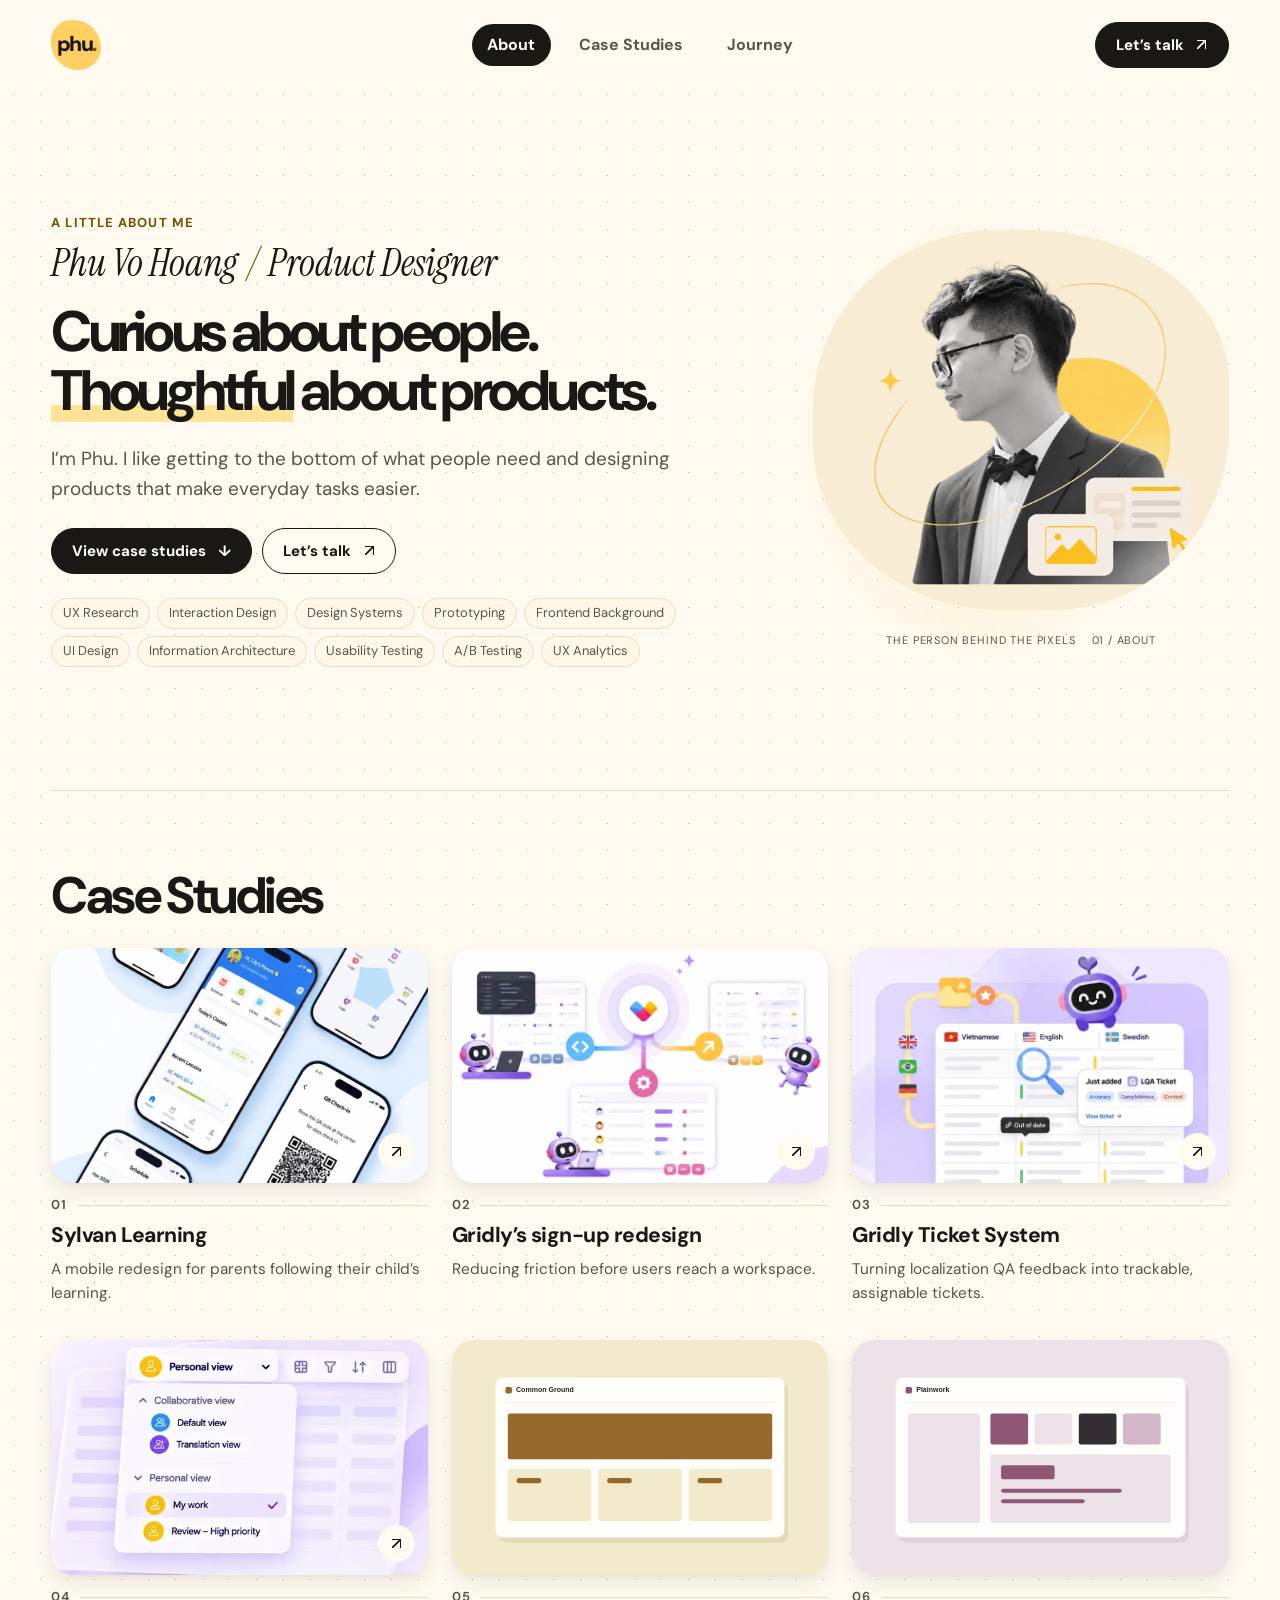
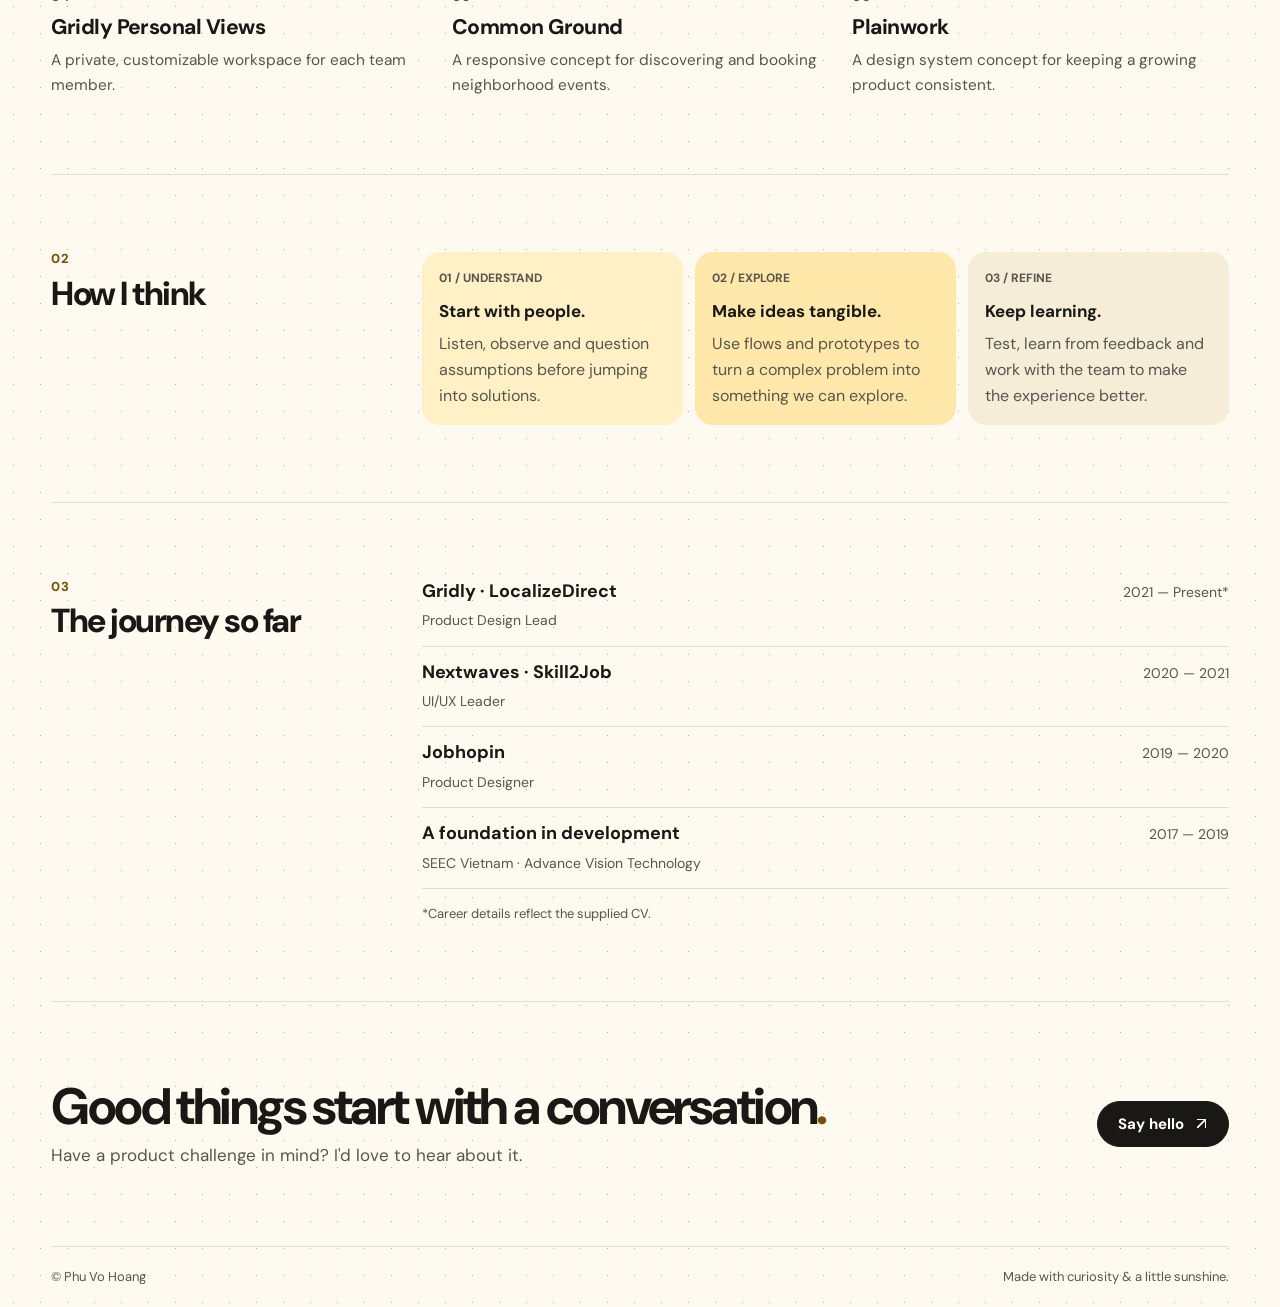
<file: index.html>
<!doctype html><html lang="en"><head><meta charset="UTF-8"><meta name="viewport" content="width=device-width, initial-scale=1"><title>About — Phu Vo Hoang</title><meta name="description" content="Phu Vo Hoang, Product Designer. Curious about people. Thoughtful about products."><link rel="preconnect" href="https://fonts.googleapis.com">
<link rel="preconnect" href="https://fonts.gstatic.com" crossorigin>
<link href="https://fonts.googleapis.com/css2?family=DM+Sans:wght@400;500;600;700;800&family=Instrument+Serif:ital@1&display=swap" rel="stylesheet">
<link rel="stylesheet" href="assets/home.css?v=gold">
</head><body><main id="about"><nav aria-label="Main navigation"><a href="#about" class="logo" aria-label="Phu Vo Hoang home">phu<span>.</span></a><div class="navlinks"><a href="#about" aria-current="location">About</a><a href="#projects">Case Studies</a><a href="#journey">Journey</a></div><a class="nav-contact" href="mailto:phu.vohoang89@gmail.com">Let’s talk <span aria-hidden="true">↗︎</span></a></nav><section class="intro"><div class="hero-pattern" aria-hidden="true"><div class="hero-pattern-layer"></div></div>
<div class="hero-copy">
  <p class="eyebrow">A little about me</p>
  <p class="hero-role">Phu Vo Hoang <span aria-hidden="true">/</span> Product Designer</p>
  <h1>Curious about people. <em>Thoughtful</em> about products.</h1>
  <p class="lead">I’m Phu. I like getting to the bottom of what people need and designing products that make everyday tasks easier.</p>
  <div class="hero-actions">
    <a class="button" href="#projects">View case studies <span aria-hidden="true">↓</span></a>
    <a class="button-secondary" href="mailto:phu.vohoang89@gmail.com">Let’s talk <span aria-hidden="true">↗︎</span></a>
  </div>
  <div class="tags"><span>UX Research</span><span>Interaction Design</span><span>Design Systems</span><span>Prototyping</span><span>Frontend Background</span><span>UI Design</span><span>Information Architecture</span><span>Usability Testing</span><span>A/B Testing</span><span>UX Analytics</span></div>
</div>
<div class="visual"><img class="portrait" src="assets/portrait-hero.webp" alt="Phu Vo Hoang wearing glasses and a suit"><div class="photo-note"><span>THE PERSON BEHIND THE PIXELS</span><span>01 / ABOUT</span></div></div></section><section class="featured-projects" id="projects" aria-labelledby="projects-title">
  <header class="projects-heading">
    <h2 id="projects-title">Case Studies</h2>
  </header>
  <div class="project-grid">
    <article class="project-card">
      <a href="sylvan-learning.html" aria-label="View the Sylvan Learning case study">
        <img src="assets/sylvan/cover.webp" width="640" height="400" style="aspect-ratio:8 / 5;object-fit:cover;background:#eaf3ff" loading="lazy" alt="">
      </a>
      <div class="project-copy">
        <span class="project-number">01</span>
        <h3><a href="sylvan-learning.html">Sylvan Learning</a></h3>
        <p>A mobile redesign for parents following their child’s learning.</p>
      </div>
    </article>
    <article class="project-card">
      <a href="gridly-signup-redesign.html" aria-label="View the Gridly sign-up redesign case study">
        <img src="assets/gridly/cover.webp" width="785" height="492" style="aspect-ratio:8 / 5;object-fit:cover;background:#f1eaff" loading="lazy" alt="">
      </a>
      <div class="project-copy">
        <span class="project-number">02</span>
        <h3><a href="gridly-signup-redesign.html">Gridly’s sign-up redesign</a></h3>
        <p>Reducing friction before users reach a workspace.</p>
      </div>
    </article>
    <article class="project-card">
      <a href="gridly-ticket-system.html" aria-label="View the Gridly Ticket System case study">
        <img src="assets/ticket/cover.webp" width="793" height="626" style="aspect-ratio:8 / 5;object-fit:cover;background:#ede6ff" loading="lazy" alt="">
      </a>
      <div class="project-copy">
        <span class="project-number">03</span>
        <h3><a href="gridly-ticket-system.html">Gridly Ticket System</a></h3>
        <p>Turning localization QA feedback into trackable, assignable tickets.</p>
      </div>
    </article>
    <article class="project-card">
      <a href="gridly-personal-views.html" aria-label="View the Gridly Personal Views case study">
        <img src="assets/personal-views/thumbnail.webp" width="600" height="458" style="aspect-ratio:8 / 5;object-fit:cover;background:#ede6ff" loading="lazy" alt="">
      </a>
      <div class="project-copy">
        <span class="project-number">04</span>
        <h3><a href="gridly-personal-views.html">Gridly Personal Views</a></h3>
        <p>A private, customizable workspace for each team member.</p>
      </div>
    </article>
    <article class="project-card">
      <img src="assets/projects/events.svg" width="640" height="400" loading="lazy" alt="">
      <div class="project-copy">
        <span class="project-number">05</span>
        <h3>Common Ground</h3>
        <p>A responsive concept for discovering and booking neighborhood events.</p>
      </div>
    </article>
    <article class="project-card">
      <img src="assets/projects/system.svg" width="640" height="400" loading="lazy" alt="">
      <div class="project-copy">
        <span class="project-number">06</span>
        <h3>Plainwork</h3>
        <p>A design system concept for keeping a growing product consistent.</p>
      </div>
    </article>
  </div>
</section><section class="story"><div class="label"><small>02</small>How I think</div><div><div class="approach"><article><span class="num">01 / UNDERSTAND</span><b>Start with people.</b><p>Listen, observe and question assumptions before jumping into solutions.</p></article><article><span class="num">02 / EXPLORE</span><b>Make ideas tangible.</b><p>Use flows and prototypes to turn a complex problem into something we can explore.</p></article><article><span class="num">03 / REFINE</span><b>Keep learning.</b><p>Test, learn from feedback and work with the team to make the experience better.</p></article></div></div></section><section class="story" id="journey"><div class="label"><small>03</small>The journey so far</div><div class="journey"><div class="role"><div><h3>Gridly · LocalizeDirect</h3><p>Product Design Lead</p></div><time>2021 — Present*</time></div><div class="role"><div><h3>Nextwaves · Skill2Job</h3><p>UI/UX Leader</p></div><time>2020 — 2021</time></div><div class="role"><div><h3>Jobhopin</h3><p>Product Designer</p></div><time>2019 — 2020</time></div><div class="role"><div><h3>A foundation in development</h3><p>SEEC Vietnam · Advance Vision Technology</p></div><time>2017 — 2019</time></div><p>*Career details reflect the supplied CV.</p></div></section><section class="contact" id="contact"><div><h2>Good things start with a conversation<span>.</span></h2><p>Have a product challenge in mind? I'd love to hear about it.</p></div><a class="button-secondary" href="mailto:phu.vohoang89@gmail.com">Say hello <span aria-hidden="true">↗︎</span></a></section></main><footer><span>© Phu Vo Hoang</span><span>Made with curiosity & a little sunshine.</span></footer>
<script>
  const hero = document.querySelector('.intro');
  const patternLayer = hero.querySelector('.hero-pattern-layer');
  const navigation = document.querySelector('main > nav');
  const sectionLinks = Array.from(navigation.querySelectorAll('.navlinks a[href^="#"]'), link => ({
    link,
    section: document.getElementById(link.hash.slice(1)),
  }));
  let currentLink = sectionLinks[0].link;
  let pendingFrame = 0;

  function updateCurrentSection() {
    const navBottom = navigation.getBoundingClientRect().bottom;
    const readingLine = Math.max(0, navBottom) + 16;
    const atBottom = window.scrollY > 0 &&
      window.scrollY + window.innerHeight >= document.documentElement.scrollHeight - 1;
    const next = atBottom ? sectionLinks[sectionLinks.length - 1] :
      sectionLinks.findLast(({ section }) => section.getBoundingClientRect().top <= readingLine);
    if (next && next.link !== currentLink) {
      currentLink.removeAttribute('aria-current');
      currentLink = next.link;
      currentLink.setAttribute('aria-current', 'location');
    }
  }

  function updateScrollState() {
    pendingFrame = 0;
    const { top, height } = hero.getBoundingClientRect();
    navigation.classList.toggle('is-pinned', top + height / 2 <= 0);
    const distance = Math.max(0, -top);
    const shift = Math.min(distance * 0.32, 105);
    patternLayer.style.setProperty('--hero-shift', shift + 'px');
    updateCurrentSection();
  }

  function scheduleScrollUpdate() {
    if (!pendingFrame) pendingFrame = requestAnimationFrame(updateScrollState);
  }

  window.addEventListener('scroll', scheduleScrollUpdate, { passive: true });
  window.addEventListener('resize', scheduleScrollUpdate);
  window.addEventListener('pageshow', scheduleScrollUpdate);
  scheduleScrollUpdate();
</script>
</body></html>
</file>
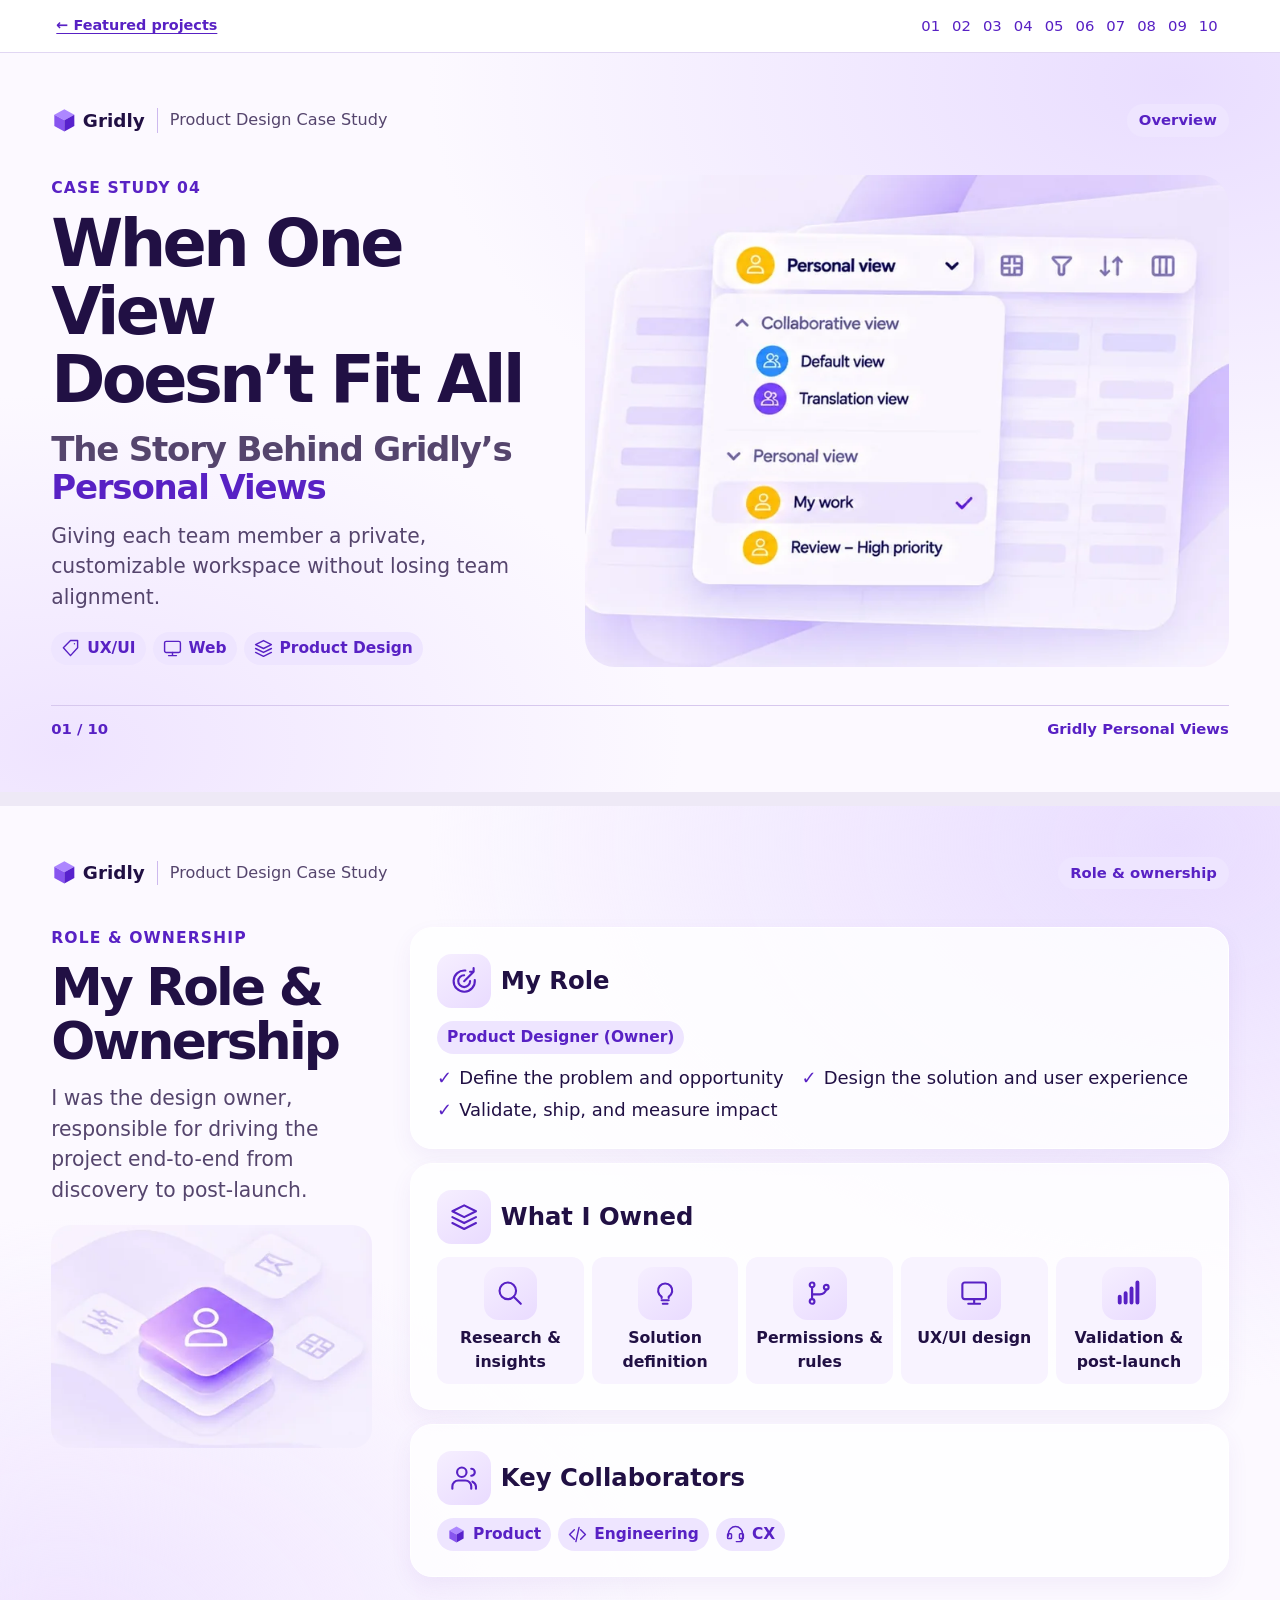
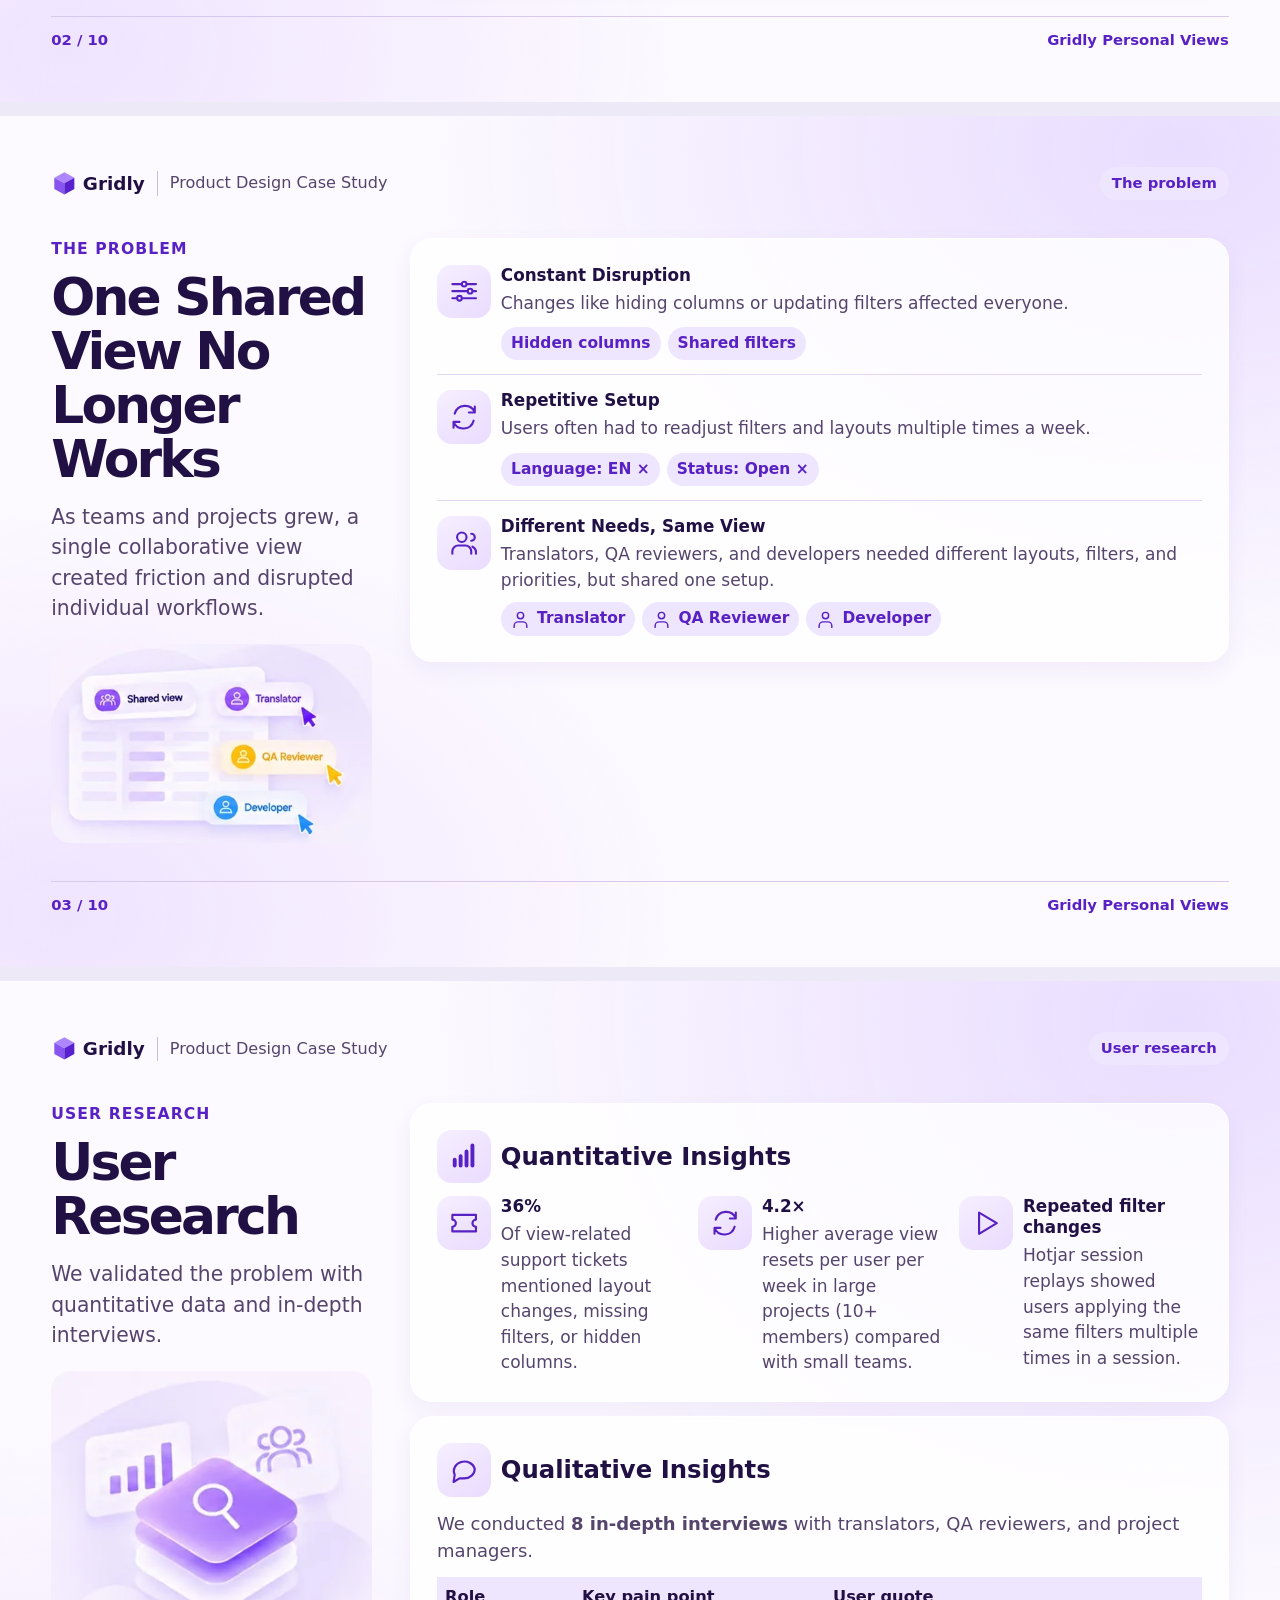
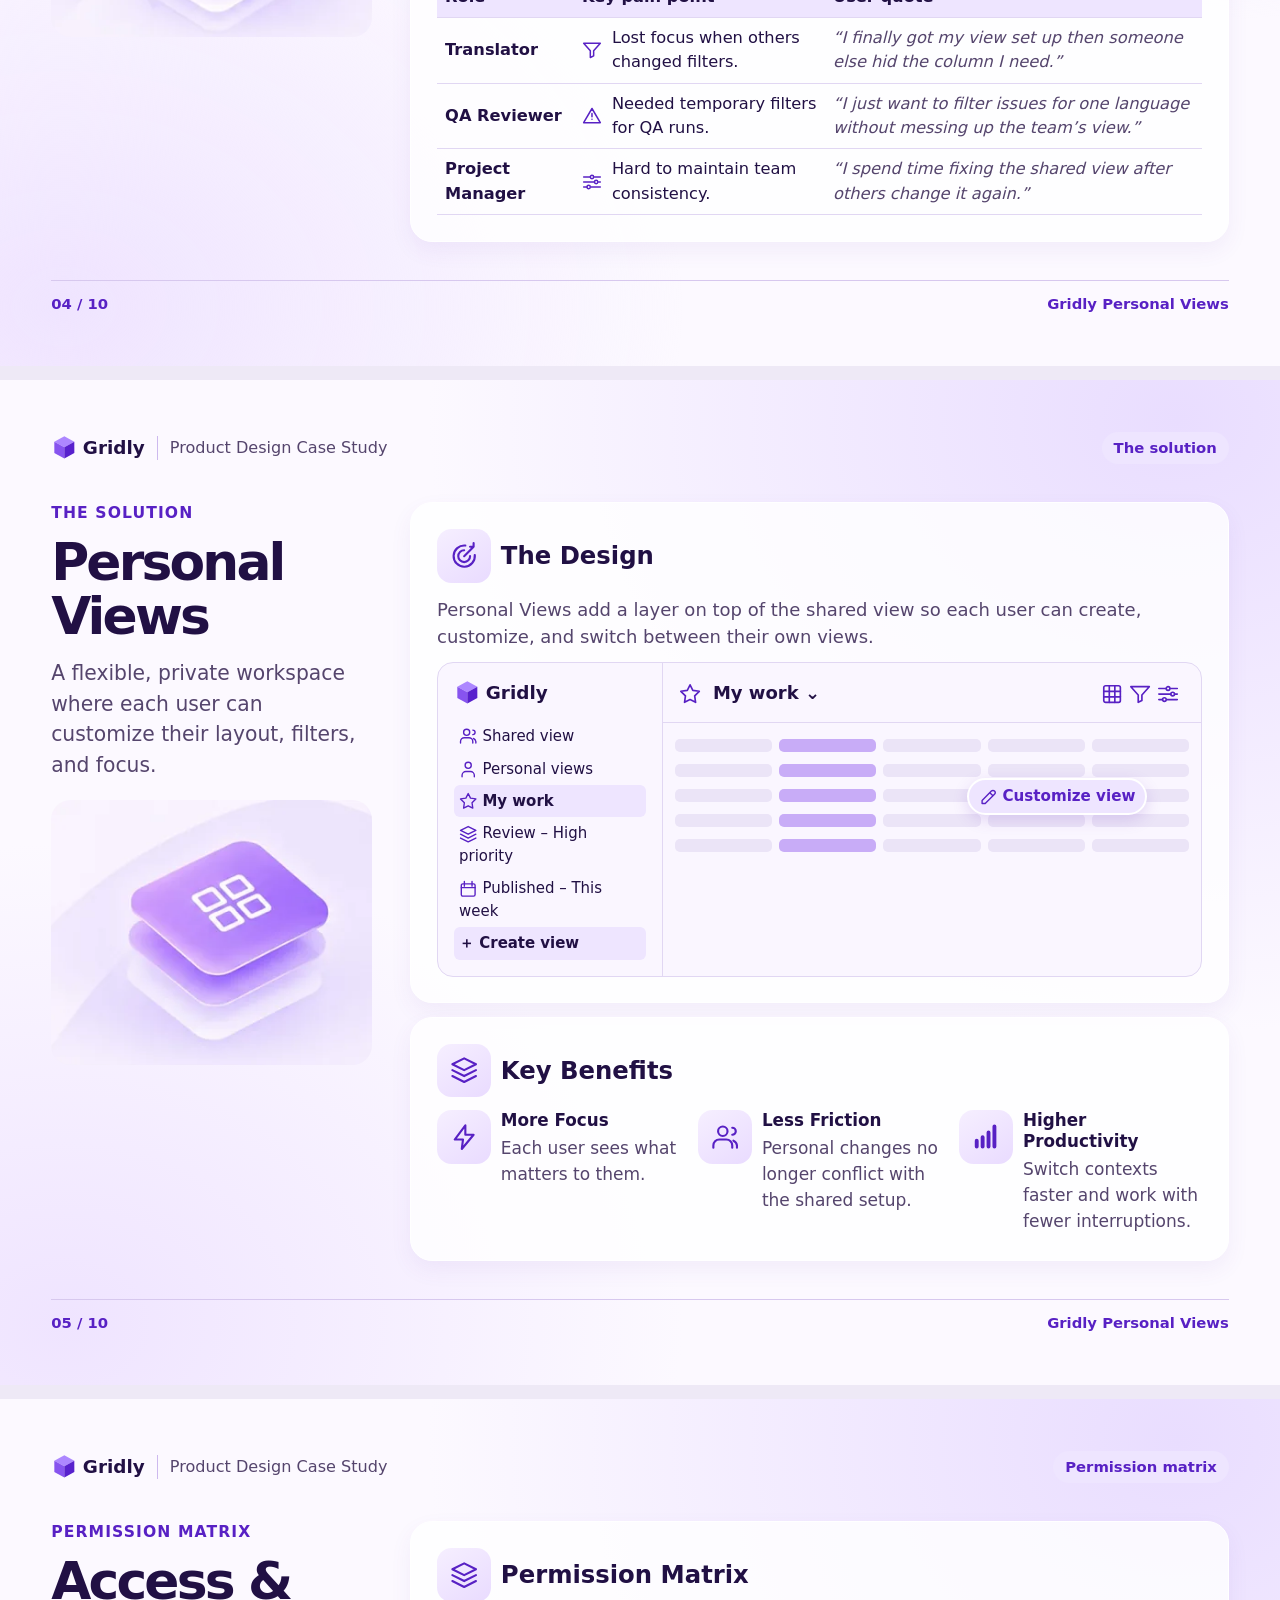
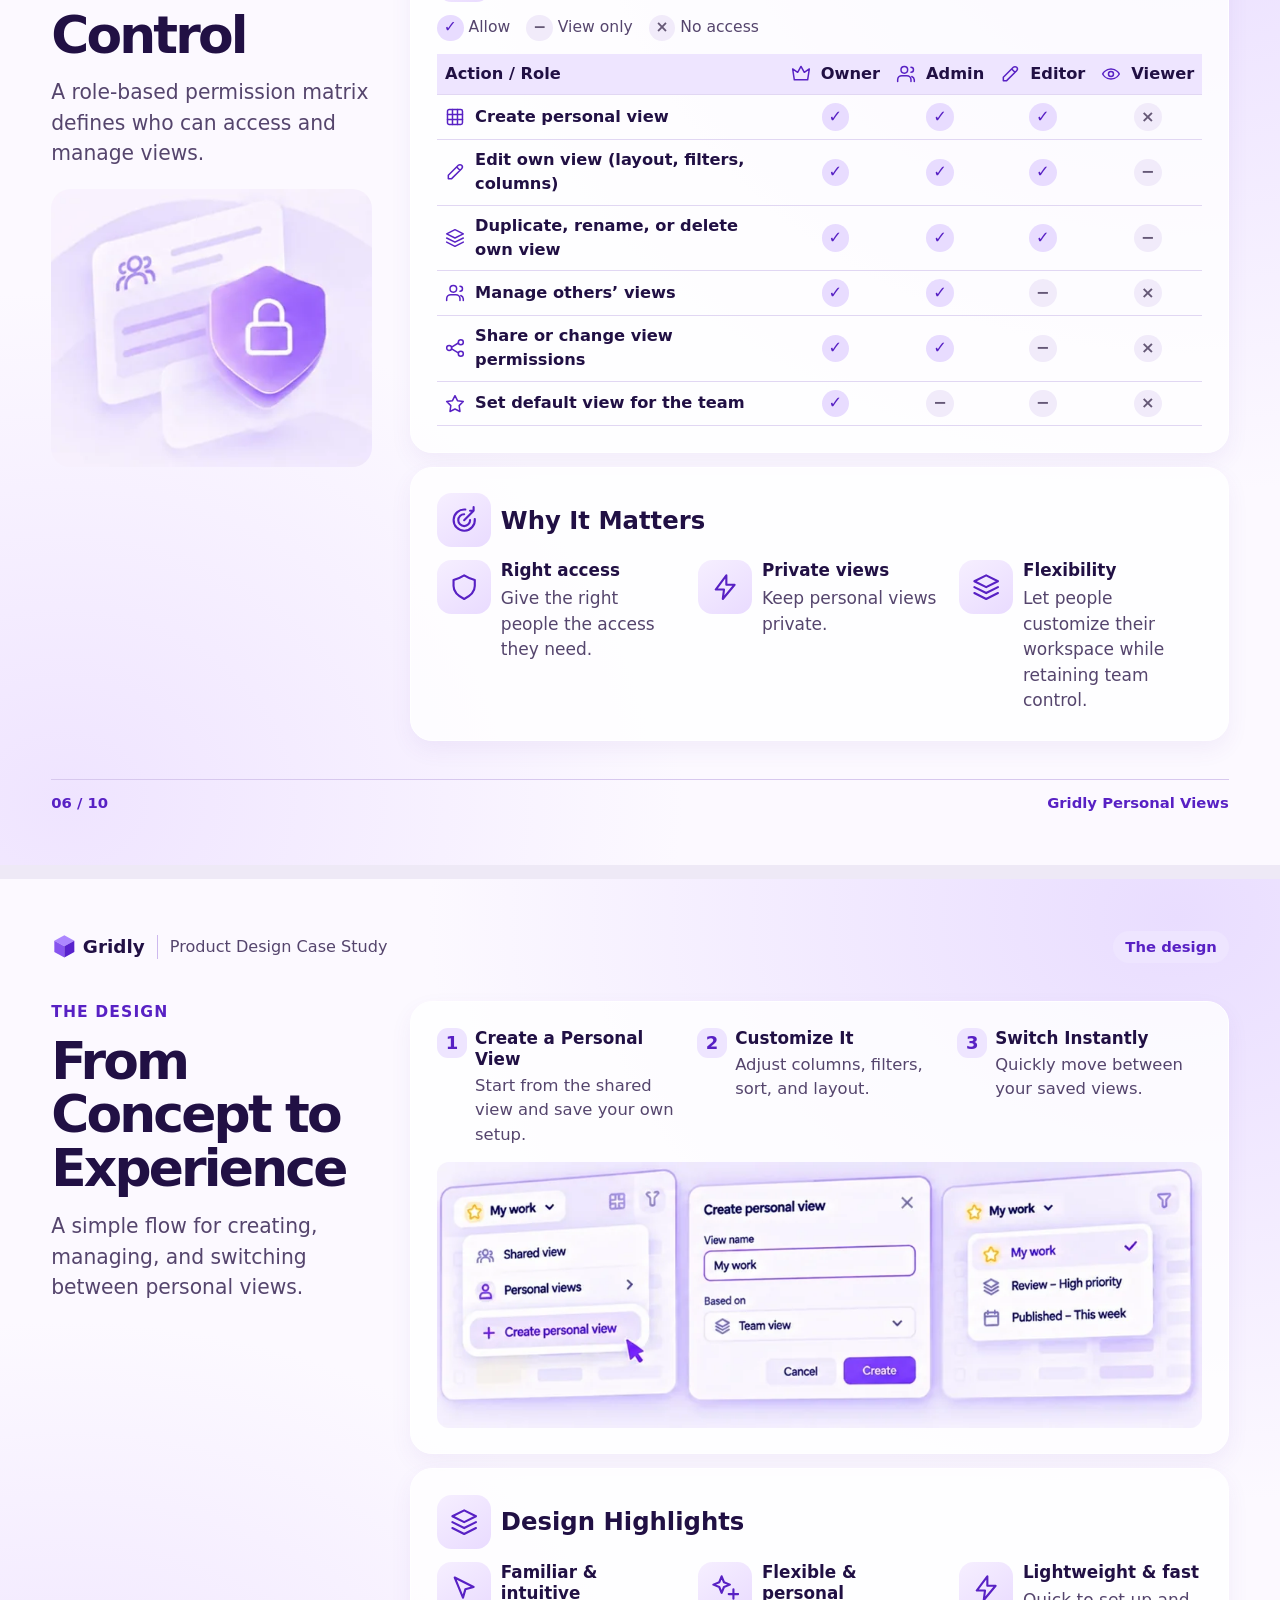
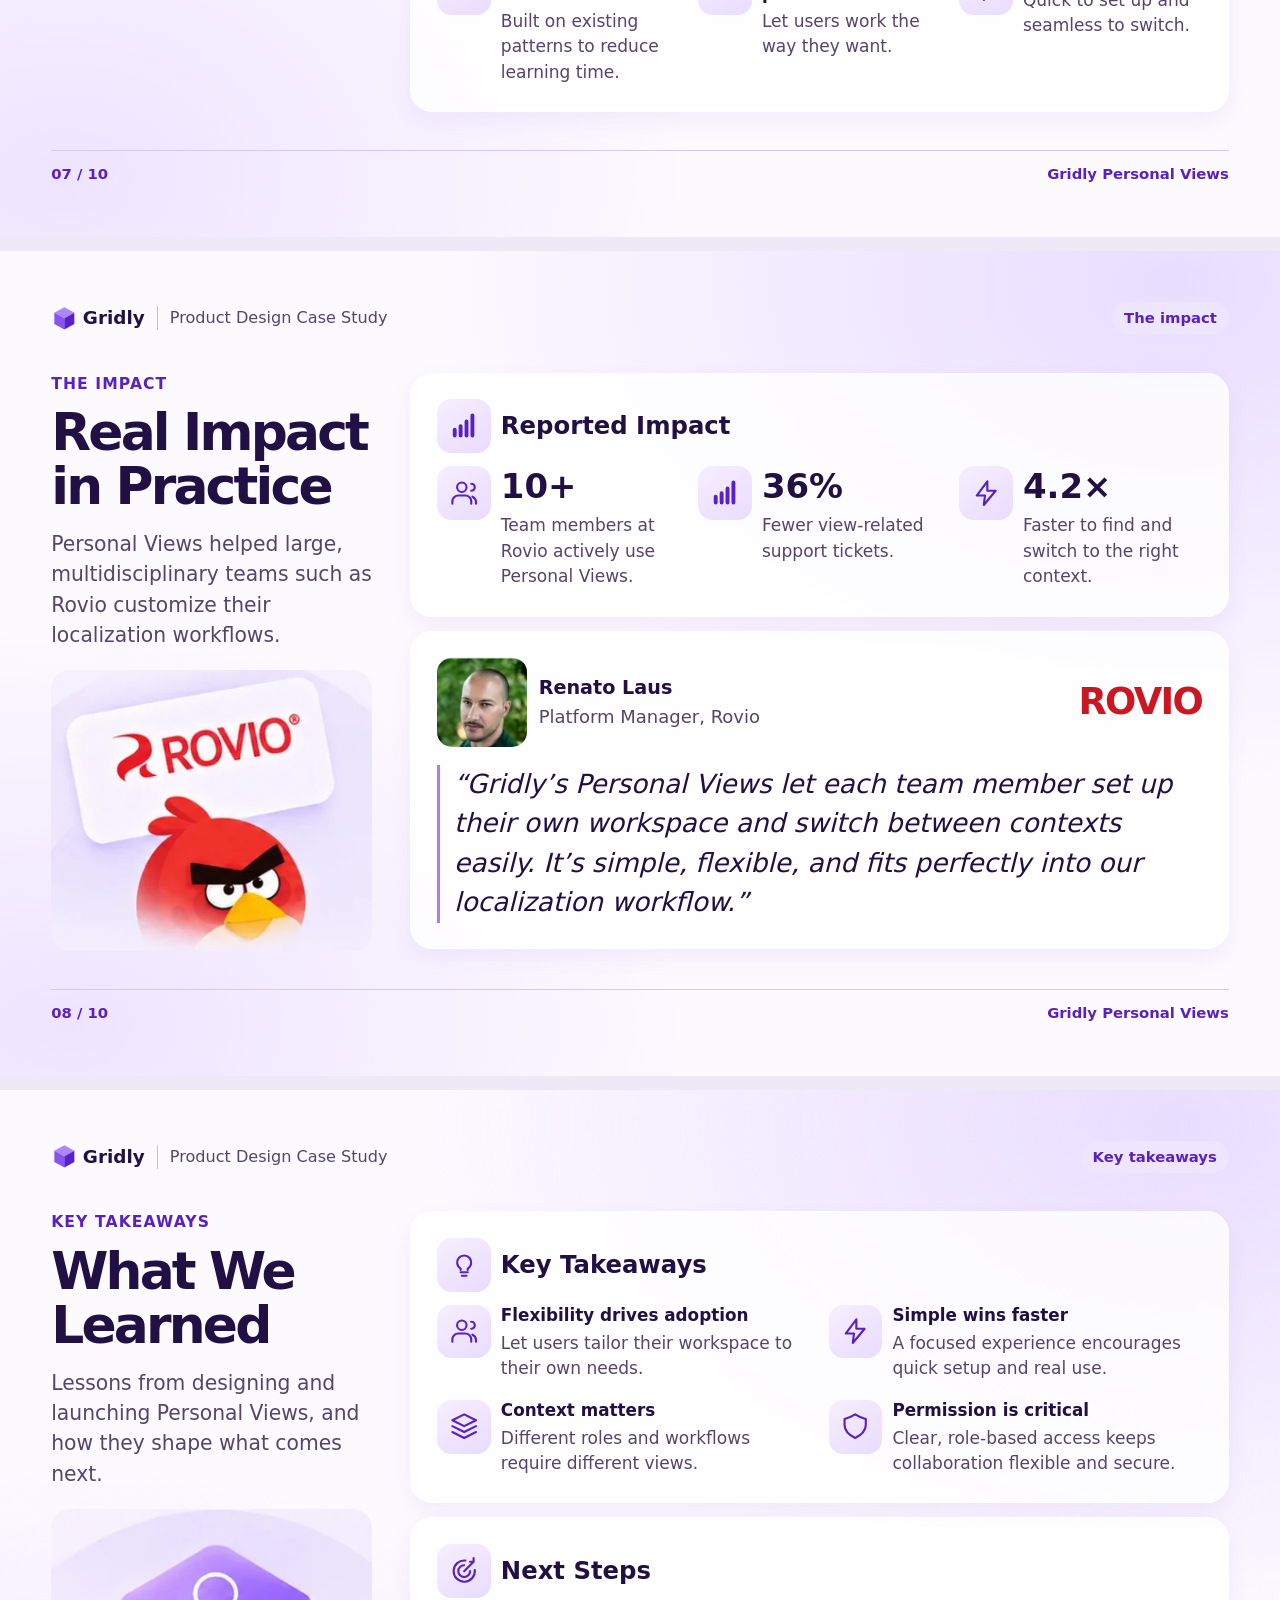
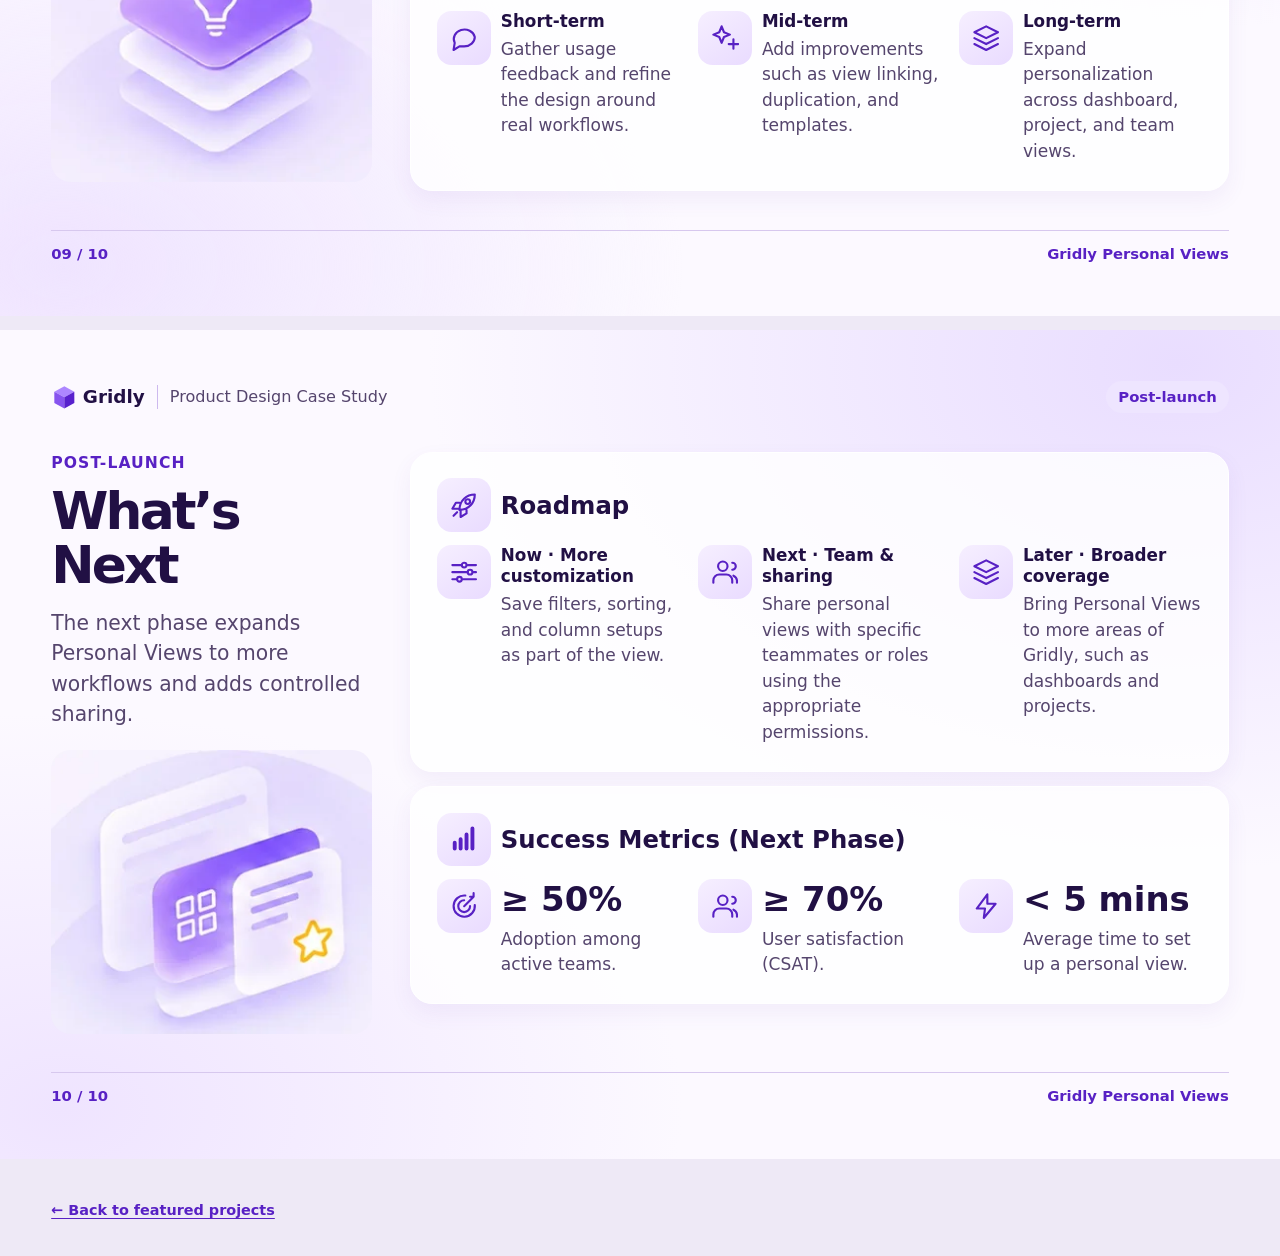
<file: gridly-personal-views.html>
<!doctype html>
<html lang="en">
<head>
<meta charset="utf-8">
<meta name="viewport" content="width=device-width, initial-scale=1">
<meta name="description" content="Gridly Personal Views, a product design case study by Phu Vo Hoang.">
<title>Gridly Personal Views | Phu Vo Hoang</title>
<link rel="stylesheet" href="assets/personal-views/case-study.css?v=type-plus-2">
</head>
<body>
<svg class="icon-definitions" xmlns="http://www.w3.org/2000/svg" width="0" height="0" aria-hidden="true" focusable="false">
<symbol id="pv-cube" viewBox="0 0 24 24"><path fill="#ad87ff" stroke="none" d="m12 2 9 5-9 5-9-5Z"/><path fill="#8754ef" stroke="none" d="m3 7 9 5v10l-9-5Z"/><path fill="#5821cd" stroke="none" d="m21 7-9 5v10l9-5Z"/></symbol>
<symbol id="pv-person" viewBox="0 0 24 24"><circle cx="12" cy="7" r="4"/><path d="M4 22v-2a5 5 0 0 1 5-5h6a5 5 0 0 1 5 5v2"/></symbol>
<symbol id="pv-target" viewBox="0 0 24 24"><path d="M21 11a9 9 0 1 1-8-8m4 9a5 5 0 1 1-5-5m0 5 8-8m-3 0h3V1"/></symbol>
<symbol id="pv-layers" viewBox="0 0 24 24"><path d="m12 2 10 5-10 5L2 7l10-5ZM2 12l10 5 10-5M2 17l10 5 10-5"/></symbol>
<symbol id="pv-search" viewBox="0 0 24 24"><circle cx="10" cy="10" r="7"/><path d="m15 15 6 6"/></symbol>
<symbol id="pv-bulb" viewBox="0 0 24 24"><path d="M9 18h6m-5 3h4m-5-5v-1a6 6 0 1 1 6 0v1"/></symbol>
<symbol id="pv-branch" viewBox="0 0 24 24"><circle cx="6" cy="5" r="2"/><circle cx="6" cy="19" r="2"/><circle cx="18" cy="7" r="2"/><path d="M6 7v10m0-4h6a6 6 0 0 0 6-4"/></symbol>
<symbol id="pv-screen" viewBox="0 0 24 24"><rect x="2" y="3" width="20" height="14" rx="2"/><path d="M12 17v4m-5 0h10"/></symbol>
<symbol id="pv-bars" viewBox="0 0 24 24"><path d="M4 20v-5m5 5v-8m5 8V8m5 12V3" stroke-width="3.3"/></symbol>
<symbol id="pv-people" viewBox="0 0 24 24"><circle cx="10" cy="7" r="4"/><path d="M2 21v-2a5 5 0 0 1 5-5h6a5 5 0 0 1 5 5v2m0-17a3 3 0 0 1 0 6m4 11v-2a5 5 0 0 0-3-4"/></symbol>
<symbol id="pv-code" viewBox="0 0 24 24"><path d="m8 6-6 6 6 6m8-12 6 6-6 6m-2-15-4 18"/></symbol>
<symbol id="pv-headset" viewBox="0 0 24 24"><path d="M3 14v-3a9 9 0 0 1 18 0v6a4 4 0 0 1-4 4h-4"/><rect x="2" y="11" width="5" height="6" rx="1"/><rect x="17" y="11" width="5" height="6" rx="1"/></symbol>
<symbol id="pv-sliders" viewBox="0 0 24 24"><path d="M2 6h8m5 0h7M2 12h13m5 0h2M2 18h4m5 0h11"/><circle cx="12" cy="6" r="2"/><circle cx="17" cy="12" r="2"/><circle cx="8" cy="18" r="2"/></symbol>
<symbol id="pv-refresh" viewBox="0 0 24 24"><path d="M21 8A9 9 0 0 0 4 9m17-6v5h-5M3 16a9 9 0 0 0 17-1m-17 6v-5h5"/></symbol>
<symbol id="pv-ticket" viewBox="0 0 24 24"><path d="M2 5h20v4a3 3 0 0 0 0 6v4H2v-4a3 3 0 0 0 0-6Z"/></symbol>
<symbol id="pv-play" viewBox="0 0 24 24"><path d="m6 3 15 9-15 9Z"/></symbol>
<symbol id="pv-comment" viewBox="0 0 24 24"><path d="M21 11a9 8 0 0 1-9 8H8l-5 3 1-6a9 8 0 1 1 17-5Z"/></symbol>
<symbol id="pv-filter" viewBox="0 0 24 24"><path d="M2 4h20l-8 9v6l-4 2v-8Z"/></symbol>
<symbol id="pv-warning" viewBox="0 0 24 24"><path d="m12 3 10 17H2Zm0 6v4m0 3v.01"/></symbol>
<symbol id="pv-bolt" viewBox="0 0 24 24"><path d="m13 2-9 12h7l-1 8 10-12h-7Z"/></symbol>
<symbol id="pv-grid" viewBox="0 0 24 24"><rect x="3" y="3" width="18" height="18" rx="2"/><path d="M3 9h18M3 15h18M9 3v18m6-18v18"/></symbol>
<symbol id="pv-edit" viewBox="0 0 24 24"><path d="m4 16 12-12a2 2 0 0 1 4 4L8 20H4Zm10-10 4 4"/></symbol>
<symbol id="pv-share" viewBox="0 0 24 24"><circle cx="5" cy="12" r="3"/><circle cx="19" cy="5" r="3"/><circle cx="19" cy="19" r="3"/><path d="m8 11 8-5M8 13l8 5"/></symbol>
<symbol id="pv-star" viewBox="0 0 24 24"><path d="m12 2 3 6 7 1-5 5 1 7-6-3-6 3 1-7-5-5 7-1Z"/></symbol>
<symbol id="pv-crown" viewBox="0 0 24 24"><path d="m2 6 6 4 4-7 4 7 6-4-2 13H4Z"/></symbol>
<symbol id="pv-eye" viewBox="0 0 24 24"><path d="M2 12s3-6 10-6 10 6 10 6-3 6-10 6S2 12 2 12Z"/><circle cx="12" cy="12" r="3"/></symbol>
<symbol id="pv-shield" viewBox="0 0 24 24"><path d="M12 2c3 2 6 3 9 4v5c0 5-3 8-9 11-6-3-9-6-9-11V6c3-1 6-2 9-4Z"/></symbol>
<symbol id="pv-pointer" viewBox="0 0 24 24"><path d="m4 3 16 8-7 2-2 7Z"/></symbol>
<symbol id="pv-spark" viewBox="0 0 24 24"><path d="m9 2 2 5 5 2-5 2-2 5-2-5-5-2 5-2Zm10 11v8m-4-4h8"/></symbol>
<symbol id="pv-rocket" viewBox="0 0 24 24"><path d="M8 16c0-8 6-13 13-13 0 7-5 13-13 13Zm0-6H5l-3 5h6m6 1v3l-5 3v-6m-3 2-3 3"/><circle cx="15" cy="9" r="2"/></symbol>
<symbol id="pv-calendar" viewBox="0 0 24 24"><rect x="3" y="5" width="18" height="16" rx="2"/><path d="M7 2v6m10-6v6M3 10h18"/></symbol>
<symbol id="pv-tag" viewBox="0 0 24 24"><path d="M3 11 12 2h9v9l-9 10Zm14-5v.01"/></symbol>
</svg>
<nav class="toolbar" aria-label="Case study navigation"><a class="back" href="./#projects">← Featured projects</a><div class="chapters"><a href="#slide-1" aria-label="01 Overview">01</a><a href="#slide-2" aria-label="02 Role &amp; ownership">02</a><a href="#slide-3" aria-label="03 The problem">03</a><a href="#slide-4" aria-label="04 User research">04</a><a href="#slide-5" aria-label="05 The solution">05</a><a href="#slide-6" aria-label="06 Permission matrix">06</a><a href="#slide-7" aria-label="07 The design">07</a><a href="#slide-8" aria-label="08 The impact">08</a><a href="#slide-9" aria-label="09 Key takeaways">09</a><a href="#slide-10" aria-label="10 Post-launch">10</a></div></nav>
<main>
<section class="slide cover" id="slide-1" aria-labelledby="title-1">
<header class="folio"><span class="logo"><svg class="glyph" viewBox="0 0 24 24" aria-hidden="true" focusable="false"><use href="#pv-cube"/></svg>Gridly</span><span class="folio-label">Product Design Case Study</span><span class="chapter-name">Overview</span></header>
<div class="layout"><div class="cover-copy"><p class="eyebrow">Case Study 04</p><h1 id="title-1">When One View<br>Doesn’t Fit All</h1><p class="subtitle">The Story Behind Gridly’s <strong>Personal Views</strong></p><p class="lead">Giving each team member a private, customizable workspace without losing team alignment.</p><ul class="tags"><li><svg class="glyph" viewBox="0 0 24 24" aria-hidden="true" focusable="false"><use href="#pv-tag"/></svg>UX/UI</li><li><svg class="glyph" viewBox="0 0 24 24" aria-hidden="true" focusable="false"><use href="#pv-screen"/></svg>Web</li><li><svg class="glyph" viewBox="0 0 24 24" aria-hidden="true" focusable="false"><use href="#pv-layers"/></svg>Product Design</li></ul></div>
<figure><img class="cover-art" src="assets/personal-views/cover.webp" width="800" height="611" alt="Gridly’s view selector showing collaborative views and private views, with My work selected" loading="eager"></figure></div>
<footer class="folio-footer"><span>01 / 10</span><span>Gridly Personal Views</span></footer>
</section>
<section class="slide" id="slide-2" aria-labelledby="title-2">
<header class="folio"><span class="logo"><svg class="glyph" viewBox="0 0 24 24" aria-hidden="true" focusable="false"><use href="#pv-cube"/></svg>Gridly</span><span class="folio-label">Product Design Case Study</span><span class="chapter-name">Role &amp; ownership</span></header>
<div class="layout"><div class="intro"><p class="eyebrow">Role & ownership</p><h2 id="title-2">My Role & Ownership</h2><p class="lead">I was the design owner, responsible for driving the project end-to-end from discovery to post-launch.</p><img class="side-art" src="assets/personal-views/ownership.webp" width="440" height="306" alt="" loading="lazy"></div><div class="stack"><div class="panel"><h3 class="icon-heading"><span class="tile"><svg class="glyph" viewBox="0 0 24 24" aria-hidden="true" focusable="false"><use href="#pv-target"/></svg></span><span>My Role</span></h3><p class="role-label">Product Designer (Owner)</p><ul class="checks"><li>Define the problem and opportunity</li><li>Design the solution and user experience</li><li>Validate, ship, and measure impact</li></ul></div><div class="panel"><h3 class="icon-heading"><span class="tile"><svg class="glyph" viewBox="0 0 24 24" aria-hidden="true" focusable="false"><use href="#pv-layers"/></svg></span><span>What I Owned</span></h3><ol class="ownership-steps"><li><span class="tile"><svg class="glyph" viewBox="0 0 24 24" aria-hidden="true" focusable="false"><use href="#pv-search"/></svg></span><strong>Research & insights</strong></li><li><span class="tile"><svg class="glyph" viewBox="0 0 24 24" aria-hidden="true" focusable="false"><use href="#pv-bulb"/></svg></span><strong>Solution definition</strong></li><li><span class="tile"><svg class="glyph" viewBox="0 0 24 24" aria-hidden="true" focusable="false"><use href="#pv-branch"/></svg></span><strong>Permissions & rules</strong></li><li><span class="tile"><svg class="glyph" viewBox="0 0 24 24" aria-hidden="true" focusable="false"><use href="#pv-screen"/></svg></span><strong>UX/UI design</strong></li><li><span class="tile"><svg class="glyph" viewBox="0 0 24 24" aria-hidden="true" focusable="false"><use href="#pv-bars"/></svg></span><strong>Validation & post-launch</strong></li></ol></div><div class="panel"><h3 class="icon-heading"><span class="tile"><svg class="glyph" viewBox="0 0 24 24" aria-hidden="true" focusable="false"><use href="#pv-people"/></svg></span><span>Key Collaborators</span></h3><ul class="tags"><li><svg class="glyph" viewBox="0 0 24 24" aria-hidden="true" focusable="false"><use href="#pv-cube"/></svg>Product</li><li><svg class="glyph" viewBox="0 0 24 24" aria-hidden="true" focusable="false"><use href="#pv-code"/></svg>Engineering</li><li><svg class="glyph" viewBox="0 0 24 24" aria-hidden="true" focusable="false"><use href="#pv-headset"/></svg>CX</li></ul></div></div></div>
<footer class="folio-footer"><span>02 / 10</span><span>Gridly Personal Views</span></footer>
</section>
<section class="slide" id="slide-3" aria-labelledby="title-3">
<header class="folio"><span class="logo"><svg class="glyph" viewBox="0 0 24 24" aria-hidden="true" focusable="false"><use href="#pv-cube"/></svg>Gridly</span><span class="folio-label">Product Design Case Study</span><span class="chapter-name">The problem</span></header>
<div class="layout"><div class="intro"><p class="eyebrow">The problem</p><h2 id="title-3">One Shared View No Longer Works</h2><p class="lead">As teams and projects grew, a single collaborative view created friction and disrupted individual workflows.</p><img class="side-art" src="assets/personal-views/shared.webp" width="460" height="285" alt="" loading="lazy"></div><div class="panel problem-list"><div class="item"><span class="tile"><svg class="glyph" viewBox="0 0 24 24" aria-hidden="true" focusable="false"><use href="#pv-sliders"/></svg></span><div><h4>Constant Disruption</h4><p>Changes like hiding columns or updating filters affected everyone.</p></div></div><div class="filter-preview" aria-hidden="true"><span>Hidden columns</span><span>Shared filters</span></div><div class="item"><span class="tile"><svg class="glyph" viewBox="0 0 24 24" aria-hidden="true" focusable="false"><use href="#pv-refresh"/></svg></span><div><h4>Repetitive Setup</h4><p>Users often had to readjust filters and layouts multiple times a week.</p></div></div><div class="filter-preview" aria-hidden="true"><span>Language: EN ×</span><span>Status: Open ×</span></div><div class="item"><span class="tile"><svg class="glyph" viewBox="0 0 24 24" aria-hidden="true" focusable="false"><use href="#pv-people"/></svg></span><div><h4>Different Needs, Same View</h4><p>Translators, QA reviewers, and developers needed different layouts, filters, and priorities, but shared one setup.</p></div></div><ul class="tags"><li><svg class="glyph" viewBox="0 0 24 24" aria-hidden="true" focusable="false"><use href="#pv-person"/></svg>Translator</li><li><svg class="glyph" viewBox="0 0 24 24" aria-hidden="true" focusable="false"><use href="#pv-person"/></svg>QA Reviewer</li><li><svg class="glyph" viewBox="0 0 24 24" aria-hidden="true" focusable="false"><use href="#pv-person"/></svg>Developer</li></ul></div></div>
<footer class="folio-footer"><span>03 / 10</span><span>Gridly Personal Views</span></footer>
</section>
<section class="slide" id="slide-4" aria-labelledby="title-4">
<header class="folio"><span class="logo"><svg class="glyph" viewBox="0 0 24 24" aria-hidden="true" focusable="false"><use href="#pv-cube"/></svg>Gridly</span><span class="folio-label">Product Design Case Study</span><span class="chapter-name">User research</span></header>
<div class="layout"><div class="intro"><p class="eyebrow">User research</p><h2 id="title-4">User Research</h2><p class="lead">We validated the problem with quantitative data and in-depth interviews.</p><img class="side-art" src="assets/personal-views/research.webp" width="350" height="291" alt="" loading="lazy"></div><div class="stack"><div class="panel"><h3 class="icon-heading"><span class="tile"><svg class="glyph" viewBox="0 0 24 24" aria-hidden="true" focusable="false"><use href="#pv-bars"/></svg></span><span>Quantitative Insights</span></h3><div class="items cols-3"><div class="item"><span class="tile"><svg class="glyph" viewBox="0 0 24 24" aria-hidden="true" focusable="false"><use href="#pv-ticket"/></svg></span><div><h4>36%</h4><p>Of view-related support tickets mentioned layout changes, missing filters, or hidden columns.</p></div></div><div class="item"><span class="tile"><svg class="glyph" viewBox="0 0 24 24" aria-hidden="true" focusable="false"><use href="#pv-refresh"/></svg></span><div><h4>4.2×</h4><p>Higher average view resets per user per week in large projects (10+ members) compared with small teams.</p></div></div><div class="item"><span class="tile"><svg class="glyph" viewBox="0 0 24 24" aria-hidden="true" focusable="false"><use href="#pv-play"/></svg></span><div><h4>Repeated filter changes</h4><p>Hotjar session replays showed users applying the same filters multiple times in a session.</p></div></div></div></div><div class="panel"><h3 class="icon-heading"><span class="tile"><svg class="glyph" viewBox="0 0 24 24" aria-hidden="true" focusable="false"><use href="#pv-comment"/></svg></span><span>Qualitative Insights</span></h3><p>We conducted <strong>8 in-depth interviews</strong> with translators, QA reviewers, and project managers.</p><div class="table-scroll" tabindex="0" role="region" aria-label="Interview findings"><table><thead><tr><th scope="col">Role</th><th scope="col">Key pain point</th><th scope="col">User quote</th></tr></thead><tbody><tr><th scope="row">Translator</th><td><span class="table-label"><svg class="glyph" viewBox="0 0 24 24" aria-hidden="true" focusable="false"><use href="#pv-filter"/></svg>Lost focus when others changed filters.</span></td><td><q>I finally got my view set up then someone else hid the column I need.</q></td></tr><tr><th scope="row">QA Reviewer</th><td><span class="table-label"><svg class="glyph" viewBox="0 0 24 24" aria-hidden="true" focusable="false"><use href="#pv-warning"/></svg>Needed temporary filters for QA runs.</span></td><td><q>I just want to filter issues for one language without messing up the team’s view.</q></td></tr><tr><th scope="row">Project Manager</th><td><span class="table-label"><svg class="glyph" viewBox="0 0 24 24" aria-hidden="true" focusable="false"><use href="#pv-sliders"/></svg>Hard to maintain team consistency.</span></td><td><q>I spend time fixing the shared view after others change it again.</q></td></tr></tbody></table></div></div></div></div>
<footer class="folio-footer"><span>04 / 10</span><span>Gridly Personal Views</span></footer>
</section>
<section class="slide" id="slide-5" aria-labelledby="title-5">
<header class="folio"><span class="logo"><svg class="glyph" viewBox="0 0 24 24" aria-hidden="true" focusable="false"><use href="#pv-cube"/></svg>Gridly</span><span class="folio-label">Product Design Case Study</span><span class="chapter-name">The solution</span></header>
<div class="layout"><div class="intro"><p class="eyebrow">The solution</p><h2 id="title-5">Personal Views</h2><p class="lead">A flexible, private workspace where each user can customize their layout, filters, and focus.</p><img class="side-art" src="assets/personal-views/solution.webp" width="350" height="289" alt="" loading="lazy"></div><div class="stack"><div class="panel"><h3 class="icon-heading"><span class="tile"><svg class="glyph" viewBox="0 0 24 24" aria-hidden="true" focusable="false"><use href="#pv-target"/></svg></span><span>The Design</span></h3><p>Personal Views add a layer on top of the shared view so each user can create, customize, and switch between their own views.</p><figure class="workspace" aria-label="Personal Views interface example">
<div class="workspace-sidebar"><strong class="logo"><svg class="glyph" viewBox="0 0 24 24" aria-hidden="true" focusable="false"><use href="#pv-cube"/></svg>Gridly</strong>
<ul><li><svg class="glyph" viewBox="0 0 24 24" aria-hidden="true" focusable="false"><use href="#pv-people"/></svg>Shared view</li><li><svg class="glyph" viewBox="0 0 24 24" aria-hidden="true" focusable="false"><use href="#pv-person"/></svg>Personal views</li><li class="is-current"><svg class="glyph" viewBox="0 0 24 24" aria-hidden="true" focusable="false"><use href="#pv-star"/></svg>My work</li><li><svg class="glyph" viewBox="0 0 24 24" aria-hidden="true" focusable="false"><use href="#pv-layers"/></svg>Review – High priority</li><li><svg class="glyph" viewBox="0 0 24 24" aria-hidden="true" focusable="false"><use href="#pv-calendar"/></svg>Published – This week</li><li class="is-current">＋ Create view</li></ul></div>
<div class="workspace-main"><div class="workspace-toolbar"><strong><svg class="glyph" viewBox="0 0 24 24" aria-hidden="true" focusable="false"><use href="#pv-star"/></svg> My work ⌄</strong><span aria-hidden="true"><svg class="glyph" viewBox="0 0 24 24" aria-hidden="true" focusable="false"><use href="#pv-grid"/></svg><svg class="glyph" viewBox="0 0 24 24" aria-hidden="true" focusable="false"><use href="#pv-filter"/></svg><svg class="glyph" viewBox="0 0 24 24" aria-hidden="true" focusable="false"><use href="#pv-sliders"/></svg></span></div>
<div class="workspace-grid" aria-hidden="true"><span></span><span></span><span></span><span></span><span></span><span></span><span></span><span></span><span></span><span></span><span></span><span></span><span></span><span></span><span></span><span></span><span></span><span></span><span></span><span></span><span></span><span></span><span></span><span></span><span></span></div><span class="customize"><svg class="glyph" viewBox="0 0 24 24" aria-hidden="true" focusable="false"><use href="#pv-edit"/></svg> Customize view</span></div></figure></div><div class="panel"><h3 class="icon-heading"><span class="tile"><svg class="glyph" viewBox="0 0 24 24" aria-hidden="true" focusable="false"><use href="#pv-layers"/></svg></span><span>Key Benefits</span></h3><div class="items cols-3"><div class="item"><span class="tile"><svg class="glyph" viewBox="0 0 24 24" aria-hidden="true" focusable="false"><use href="#pv-bolt"/></svg></span><div><h4>More Focus</h4><p>Each user sees what matters to them.</p></div></div><div class="item"><span class="tile"><svg class="glyph" viewBox="0 0 24 24" aria-hidden="true" focusable="false"><use href="#pv-people"/></svg></span><div><h4>Less Friction</h4><p>Personal changes no longer conflict with the shared setup.</p></div></div><div class="item"><span class="tile"><svg class="glyph" viewBox="0 0 24 24" aria-hidden="true" focusable="false"><use href="#pv-bars"/></svg></span><div><h4>Higher Productivity</h4><p>Switch contexts faster and work with fewer interruptions.</p></div></div></div></div></div></div>
<footer class="folio-footer"><span>05 / 10</span><span>Gridly Personal Views</span></footer>
</section>
<section class="slide" id="slide-6" aria-labelledby="title-6">
<header class="folio"><span class="logo"><svg class="glyph" viewBox="0 0 24 24" aria-hidden="true" focusable="false"><use href="#pv-cube"/></svg>Gridly</span><span class="folio-label">Product Design Case Study</span><span class="chapter-name">Permission matrix</span></header>
<div class="layout"><div class="intro"><p class="eyebrow">Permission matrix</p><h2 id="title-6">Access & Control</h2><p class="lead">A role-based permission matrix defines who can access and manage views.</p><img class="side-art" src="assets/personal-views/permissions.webp" width="350" height="304" alt="" loading="lazy"></div><div class="stack"><div class="panel"><h3 class="icon-heading"><span class="tile"><svg class="glyph" viewBox="0 0 24 24" aria-hidden="true" focusable="false"><use href="#pv-layers"/></svg></span><span>Permission Matrix</span></h3><div class="matrix-legend" aria-hidden="true"><span><span class="state state-a"><span aria-hidden="true">✓</span><span class="sr-only">Allow</span></span>Allow</span><span><span class="state state-v"><span aria-hidden="true">−</span><span class="sr-only">View only</span></span>View only</span><span><span class="state state-x"><span aria-hidden="true">×</span><span class="sr-only">No access</span></span>No access</span></div><div class="table-scroll" tabindex="0" role="region" aria-label="Permission matrix"><table class="matrix"><caption class="sr-only">Personal Views permissions by role</caption><thead><tr><th scope="col">Action / Role</th><th scope="col"><span class="table-label"><svg class="glyph" viewBox="0 0 24 24" aria-hidden="true" focusable="false"><use href="#pv-crown"/></svg>Owner</span></th><th scope="col"><span class="table-label"><svg class="glyph" viewBox="0 0 24 24" aria-hidden="true" focusable="false"><use href="#pv-people"/></svg>Admin</span></th><th scope="col"><span class="table-label"><svg class="glyph" viewBox="0 0 24 24" aria-hidden="true" focusable="false"><use href="#pv-edit"/></svg>Editor</span></th><th scope="col"><span class="table-label"><svg class="glyph" viewBox="0 0 24 24" aria-hidden="true" focusable="false"><use href="#pv-eye"/></svg>Viewer</span></th></tr></thead><tbody><tr><th scope="row"><span class="table-label"><svg class="glyph" viewBox="0 0 24 24" aria-hidden="true" focusable="false"><use href="#pv-grid"/></svg>Create personal view</span></th><td><span class="state state-a"><span aria-hidden="true">✓</span><span class="sr-only">Allow</span></span></td><td><span class="state state-a"><span aria-hidden="true">✓</span><span class="sr-only">Allow</span></span></td><td><span class="state state-a"><span aria-hidden="true">✓</span><span class="sr-only">Allow</span></span></td><td><span class="state state-x"><span aria-hidden="true">×</span><span class="sr-only">No access</span></span></td></tr><tr><th scope="row"><span class="table-label"><svg class="glyph" viewBox="0 0 24 24" aria-hidden="true" focusable="false"><use href="#pv-edit"/></svg>Edit own view (layout, filters, columns)</span></th><td><span class="state state-a"><span aria-hidden="true">✓</span><span class="sr-only">Allow</span></span></td><td><span class="state state-a"><span aria-hidden="true">✓</span><span class="sr-only">Allow</span></span></td><td><span class="state state-a"><span aria-hidden="true">✓</span><span class="sr-only">Allow</span></span></td><td><span class="state state-v"><span aria-hidden="true">−</span><span class="sr-only">View only</span></span></td></tr><tr><th scope="row"><span class="table-label"><svg class="glyph" viewBox="0 0 24 24" aria-hidden="true" focusable="false"><use href="#pv-layers"/></svg>Duplicate, rename, or delete own view</span></th><td><span class="state state-a"><span aria-hidden="true">✓</span><span class="sr-only">Allow</span></span></td><td><span class="state state-a"><span aria-hidden="true">✓</span><span class="sr-only">Allow</span></span></td><td><span class="state state-a"><span aria-hidden="true">✓</span><span class="sr-only">Allow</span></span></td><td><span class="state state-v"><span aria-hidden="true">−</span><span class="sr-only">View only</span></span></td></tr><tr><th scope="row"><span class="table-label"><svg class="glyph" viewBox="0 0 24 24" aria-hidden="true" focusable="false"><use href="#pv-people"/></svg>Manage others’ views</span></th><td><span class="state state-a"><span aria-hidden="true">✓</span><span class="sr-only">Allow</span></span></td><td><span class="state state-a"><span aria-hidden="true">✓</span><span class="sr-only">Allow</span></span></td><td><span class="state state-v"><span aria-hidden="true">−</span><span class="sr-only">View only</span></span></td><td><span class="state state-x"><span aria-hidden="true">×</span><span class="sr-only">No access</span></span></td></tr><tr><th scope="row"><span class="table-label"><svg class="glyph" viewBox="0 0 24 24" aria-hidden="true" focusable="false"><use href="#pv-share"/></svg>Share or change view permissions</span></th><td><span class="state state-a"><span aria-hidden="true">✓</span><span class="sr-only">Allow</span></span></td><td><span class="state state-a"><span aria-hidden="true">✓</span><span class="sr-only">Allow</span></span></td><td><span class="state state-v"><span aria-hidden="true">−</span><span class="sr-only">View only</span></span></td><td><span class="state state-x"><span aria-hidden="true">×</span><span class="sr-only">No access</span></span></td></tr><tr><th scope="row"><span class="table-label"><svg class="glyph" viewBox="0 0 24 24" aria-hidden="true" focusable="false"><use href="#pv-star"/></svg>Set default view for the team</span></th><td><span class="state state-a"><span aria-hidden="true">✓</span><span class="sr-only">Allow</span></span></td><td><span class="state state-v"><span aria-hidden="true">−</span><span class="sr-only">View only</span></span></td><td><span class="state state-v"><span aria-hidden="true">−</span><span class="sr-only">View only</span></span></td><td><span class="state state-x"><span aria-hidden="true">×</span><span class="sr-only">No access</span></span></td></tr></tbody></table></div></div><div class="panel"><h3 class="icon-heading"><span class="tile"><svg class="glyph" viewBox="0 0 24 24" aria-hidden="true" focusable="false"><use href="#pv-target"/></svg></span><span>Why It Matters</span></h3><div class="items cols-3"><div class="item"><span class="tile"><svg class="glyph" viewBox="0 0 24 24" aria-hidden="true" focusable="false"><use href="#pv-shield"/></svg></span><div><h4>Right access</h4><p>Give the right people the access they need.</p></div></div><div class="item"><span class="tile"><svg class="glyph" viewBox="0 0 24 24" aria-hidden="true" focusable="false"><use href="#pv-bolt"/></svg></span><div><h4>Private views</h4><p>Keep personal views private.</p></div></div><div class="item"><span class="tile"><svg class="glyph" viewBox="0 0 24 24" aria-hidden="true" focusable="false"><use href="#pv-layers"/></svg></span><div><h4>Flexibility</h4><p>Let people customize their workspace while retaining team control.</p></div></div></div></div></div></div>
<footer class="folio-footer"><span>06 / 10</span><span>Gridly Personal Views</span></footer>
</section>
<section class="slide" id="slide-7" aria-labelledby="title-7">
<header class="folio"><span class="logo"><svg class="glyph" viewBox="0 0 24 24" aria-hidden="true" focusable="false"><use href="#pv-cube"/></svg>Gridly</span><span class="folio-label">Product Design Case Study</span><span class="chapter-name">The design</span></header>
<div class="layout"><div class="intro"><p class="eyebrow">The design</p><h2 id="title-7">From Concept to Experience</h2><p class="lead">A simple flow for creating, managing, and switching between personal views.</p></div><div class="stack"><div class="panel"><ol class="flow"><li><span class="step-number">1</span><div><h4>Create a Personal View</h4><p>Start from the shared view and save your own setup.</p></div></li><li><span class="step-number">2</span><div><h4>Customize It</h4><p>Adjust columns, filters, sort, and layout.</p></div></li><li><span class="step-number">3</span><div><h4>Switch Instantly</h4><p>Quickly move between your saved views.</p></div></li></ol><img class="experience-art" src="assets/personal-views/experience.webp" width="1000" height="348" alt="Gridly interface mockups showing the create-view menu, the view name and base view fields, and the menu for switching views" loading="lazy"></div><div class="panel"><h3 class="icon-heading"><span class="tile"><svg class="glyph" viewBox="0 0 24 24" aria-hidden="true" focusable="false"><use href="#pv-layers"/></svg></span><span>Design Highlights</span></h3><div class="items cols-3"><div class="item"><span class="tile"><svg class="glyph" viewBox="0 0 24 24" aria-hidden="true" focusable="false"><use href="#pv-pointer"/></svg></span><div><h4>Familiar & intuitive</h4><p>Built on existing patterns to reduce learning time.</p></div></div><div class="item"><span class="tile"><svg class="glyph" viewBox="0 0 24 24" aria-hidden="true" focusable="false"><use href="#pv-spark"/></svg></span><div><h4>Flexible & personal</h4><p>Let users work the way they want.</p></div></div><div class="item"><span class="tile"><svg class="glyph" viewBox="0 0 24 24" aria-hidden="true" focusable="false"><use href="#pv-bolt"/></svg></span><div><h4>Lightweight & fast</h4><p>Quick to set up and seamless to switch.</p></div></div></div></div></div></div>
<footer class="folio-footer"><span>07 / 10</span><span>Gridly Personal Views</span></footer>
</section>
<section class="slide" id="slide-8" aria-labelledby="title-8">
<header class="folio"><span class="logo"><svg class="glyph" viewBox="0 0 24 24" aria-hidden="true" focusable="false"><use href="#pv-cube"/></svg>Gridly</span><span class="folio-label">Product Design Case Study</span><span class="chapter-name">The impact</span></header>
<div class="layout"><div class="intro"><p class="eyebrow">The impact</p><h2 id="title-8">Real Impact in Practice</h2><p class="lead">Personal Views helped large, multidisciplinary teams such as Rovio customize their localization workflows.</p><img class="side-art" src="assets/personal-views/rovio.webp" width="340" height="297" alt="" loading="lazy"></div><div class="stack"><div class="panel"><h3 class="icon-heading"><span class="tile"><svg class="glyph" viewBox="0 0 24 24" aria-hidden="true" focusable="false"><use href="#pv-bars"/></svg></span><span>Reported Impact</span></h3><div class="items cols-3"><div class="item"><span class="tile"><svg class="glyph" viewBox="0 0 24 24" aria-hidden="true" focusable="false"><use href="#pv-people"/></svg></span><div><h4>10+</h4><p>Team members at Rovio actively use Personal Views.</p></div></div><div class="item"><span class="tile"><svg class="glyph" viewBox="0 0 24 24" aria-hidden="true" focusable="false"><use href="#pv-bars"/></svg></span><div><h4>36%</h4><p>Fewer view-related support tickets.</p></div></div><div class="item"><span class="tile"><svg class="glyph" viewBox="0 0 24 24" aria-hidden="true" focusable="false"><use href="#pv-bolt"/></svg></span><div><h4>4.2×</h4><p>Faster to find and switch to the right context.</p></div></div></div></div><figure class="panel testimonial"><figcaption><img class="portrait" src="assets/personal-views/renato.webp" width="115" height="115" alt="" loading="lazy"><div><strong>Renato Laus</strong><p>Platform Manager, Rovio</p></div><b class="rovio">ROVIO</b></figcaption><blockquote>“Gridly’s Personal Views let each team member set up their own workspace and switch between contexts easily. It’s simple, flexible, and fits perfectly into our localization workflow.”</blockquote></figure></div></div>
<footer class="folio-footer"><span>08 / 10</span><span>Gridly Personal Views</span></footer>
</section>
<section class="slide" id="slide-9" aria-labelledby="title-9">
<header class="folio"><span class="logo"><svg class="glyph" viewBox="0 0 24 24" aria-hidden="true" focusable="false"><use href="#pv-cube"/></svg>Gridly</span><span class="folio-label">Product Design Case Study</span><span class="chapter-name">Key takeaways</span></header>
<div class="layout"><div class="intro"><p class="eyebrow">Key takeaways</p><h2 id="title-9">What We Learned</h2><p class="lead">Lessons from designing and launching Personal Views, and how they shape what comes next.</p><img class="side-art" src="assets/personal-views/takeaways.webp" width="350" height="298" alt="" loading="lazy"></div><div class="stack"><div class="panel"><h3 class="icon-heading"><span class="tile"><svg class="glyph" viewBox="0 0 24 24" aria-hidden="true" focusable="false"><use href="#pv-bulb"/></svg></span><span>Key Takeaways</span></h3><div class="items cols-2"><div class="item"><span class="tile"><svg class="glyph" viewBox="0 0 24 24" aria-hidden="true" focusable="false"><use href="#pv-people"/></svg></span><div><h4>Flexibility drives adoption</h4><p>Let users tailor their workspace to their own needs.</p></div></div><div class="item"><span class="tile"><svg class="glyph" viewBox="0 0 24 24" aria-hidden="true" focusable="false"><use href="#pv-bolt"/></svg></span><div><h4>Simple wins faster</h4><p>A focused experience encourages quick setup and real use.</p></div></div><div class="item"><span class="tile"><svg class="glyph" viewBox="0 0 24 24" aria-hidden="true" focusable="false"><use href="#pv-layers"/></svg></span><div><h4>Context matters</h4><p>Different roles and workflows require different views.</p></div></div><div class="item"><span class="tile"><svg class="glyph" viewBox="0 0 24 24" aria-hidden="true" focusable="false"><use href="#pv-shield"/></svg></span><div><h4>Permission is critical</h4><p>Clear, role-based access keeps collaboration flexible and secure.</p></div></div></div></div><div class="panel"><h3 class="icon-heading"><span class="tile"><svg class="glyph" viewBox="0 0 24 24" aria-hidden="true" focusable="false"><use href="#pv-target"/></svg></span><span>Next Steps</span></h3><div class="items cols-3"><div class="item"><span class="tile"><svg class="glyph" viewBox="0 0 24 24" aria-hidden="true" focusable="false"><use href="#pv-comment"/></svg></span><div><h4>Short-term</h4><p>Gather usage feedback and refine the design around real workflows.</p></div></div><div class="item"><span class="tile"><svg class="glyph" viewBox="0 0 24 24" aria-hidden="true" focusable="false"><use href="#pv-spark"/></svg></span><div><h4>Mid-term</h4><p>Add improvements such as view linking, duplication, and templates.</p></div></div><div class="item"><span class="tile"><svg class="glyph" viewBox="0 0 24 24" aria-hidden="true" focusable="false"><use href="#pv-layers"/></svg></span><div><h4>Long-term</h4><p>Expand personalization across dashboard, project, and team views.</p></div></div></div></div></div></div>
<footer class="folio-footer"><span>09 / 10</span><span>Gridly Personal Views</span></footer>
</section>
<section class="slide" id="slide-10" aria-labelledby="title-10">
<header class="folio"><span class="logo"><svg class="glyph" viewBox="0 0 24 24" aria-hidden="true" focusable="false"><use href="#pv-cube"/></svg>Gridly</span><span class="folio-label">Product Design Case Study</span><span class="chapter-name">Post-launch</span></header>
<div class="layout"><div class="intro"><p class="eyebrow">Post-launch</p><h2 id="title-10">What’s Next</h2><p class="lead">The next phase expands Personal Views to more workflows and adds controlled sharing.</p><img class="side-art" src="assets/personal-views/roadmap.webp" width="325" height="288" alt="" loading="lazy"></div><div class="stack"><div class="panel"><h3 class="icon-heading"><span class="tile"><svg class="glyph" viewBox="0 0 24 24" aria-hidden="true" focusable="false"><use href="#pv-rocket"/></svg></span><span>Roadmap</span></h3><div class="items cols-3"><div class="item"><span class="tile"><svg class="glyph" viewBox="0 0 24 24" aria-hidden="true" focusable="false"><use href="#pv-sliders"/></svg></span><div><h4>Now · More customization</h4><p>Save filters, sorting, and column setups as part of the view.</p></div></div><div class="item"><span class="tile"><svg class="glyph" viewBox="0 0 24 24" aria-hidden="true" focusable="false"><use href="#pv-people"/></svg></span><div><h4>Next · Team & sharing</h4><p>Share personal views with specific teammates or roles using the appropriate permissions.</p></div></div><div class="item"><span class="tile"><svg class="glyph" viewBox="0 0 24 24" aria-hidden="true" focusable="false"><use href="#pv-layers"/></svg></span><div><h4>Later · Broader coverage</h4><p>Bring Personal Views to more areas of Gridly, such as dashboards and projects.</p></div></div></div></div><div class="panel"><h3 class="icon-heading"><span class="tile"><svg class="glyph" viewBox="0 0 24 24" aria-hidden="true" focusable="false"><use href="#pv-bars"/></svg></span><span>Success Metrics (Next Phase)</span></h3><div class="items cols-3"><div class="item"><span class="tile"><svg class="glyph" viewBox="0 0 24 24" aria-hidden="true" focusable="false"><use href="#pv-target"/></svg></span><div><h4>≥ 50%</h4><p>Adoption among active teams.</p></div></div><div class="item"><span class="tile"><svg class="glyph" viewBox="0 0 24 24" aria-hidden="true" focusable="false"><use href="#pv-people"/></svg></span><div><h4>≥ 70%</h4><p>User satisfaction (CSAT).</p></div></div><div class="item"><span class="tile"><svg class="glyph" viewBox="0 0 24 24" aria-hidden="true" focusable="false"><use href="#pv-bolt"/></svg></span><div><h4>&lt; 5 mins</h4><p>Average time to set up a personal view.</p></div></div></div></div></div></div>
<footer class="folio-footer"><span>10 / 10</span><span>Gridly Personal Views</span></footer>
</section>
<div class="end"><a class="back" href="./#projects">← Back to featured projects</a></div>
</main>
</body>
</html>
</file>
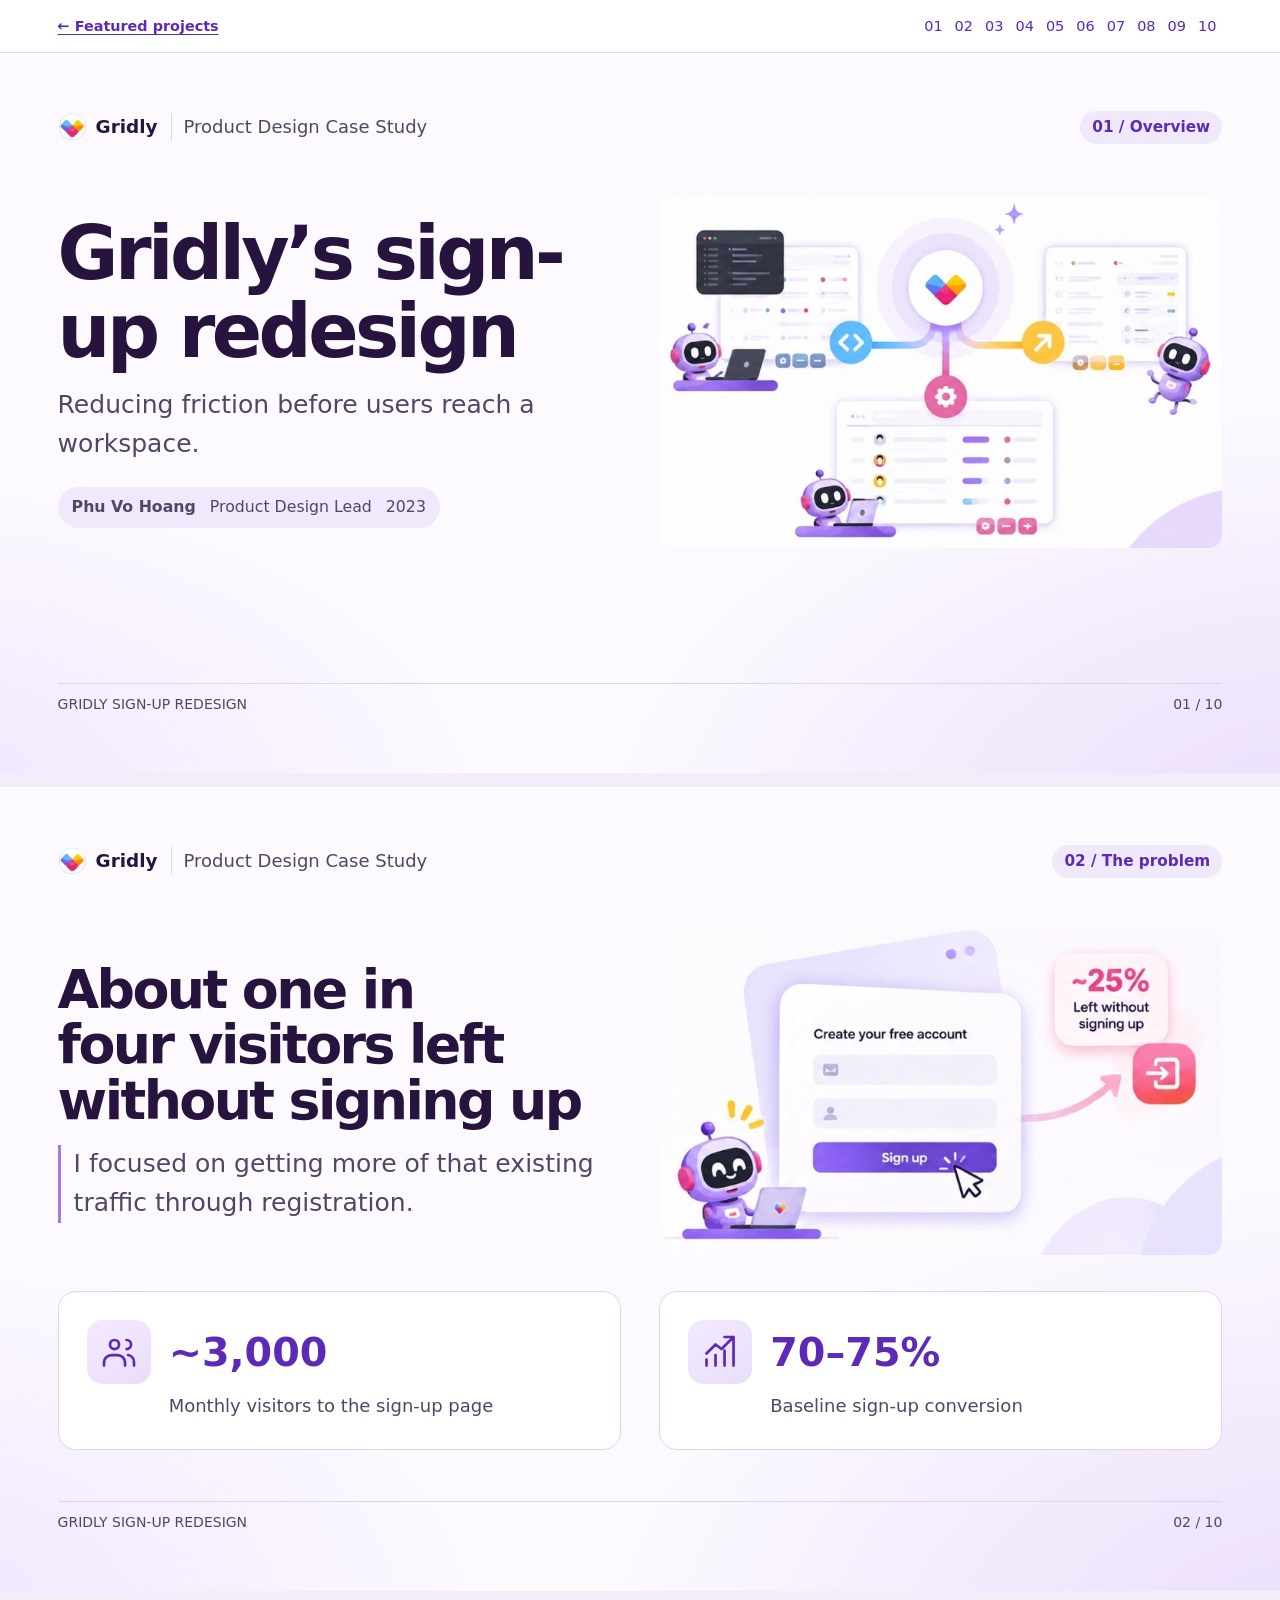
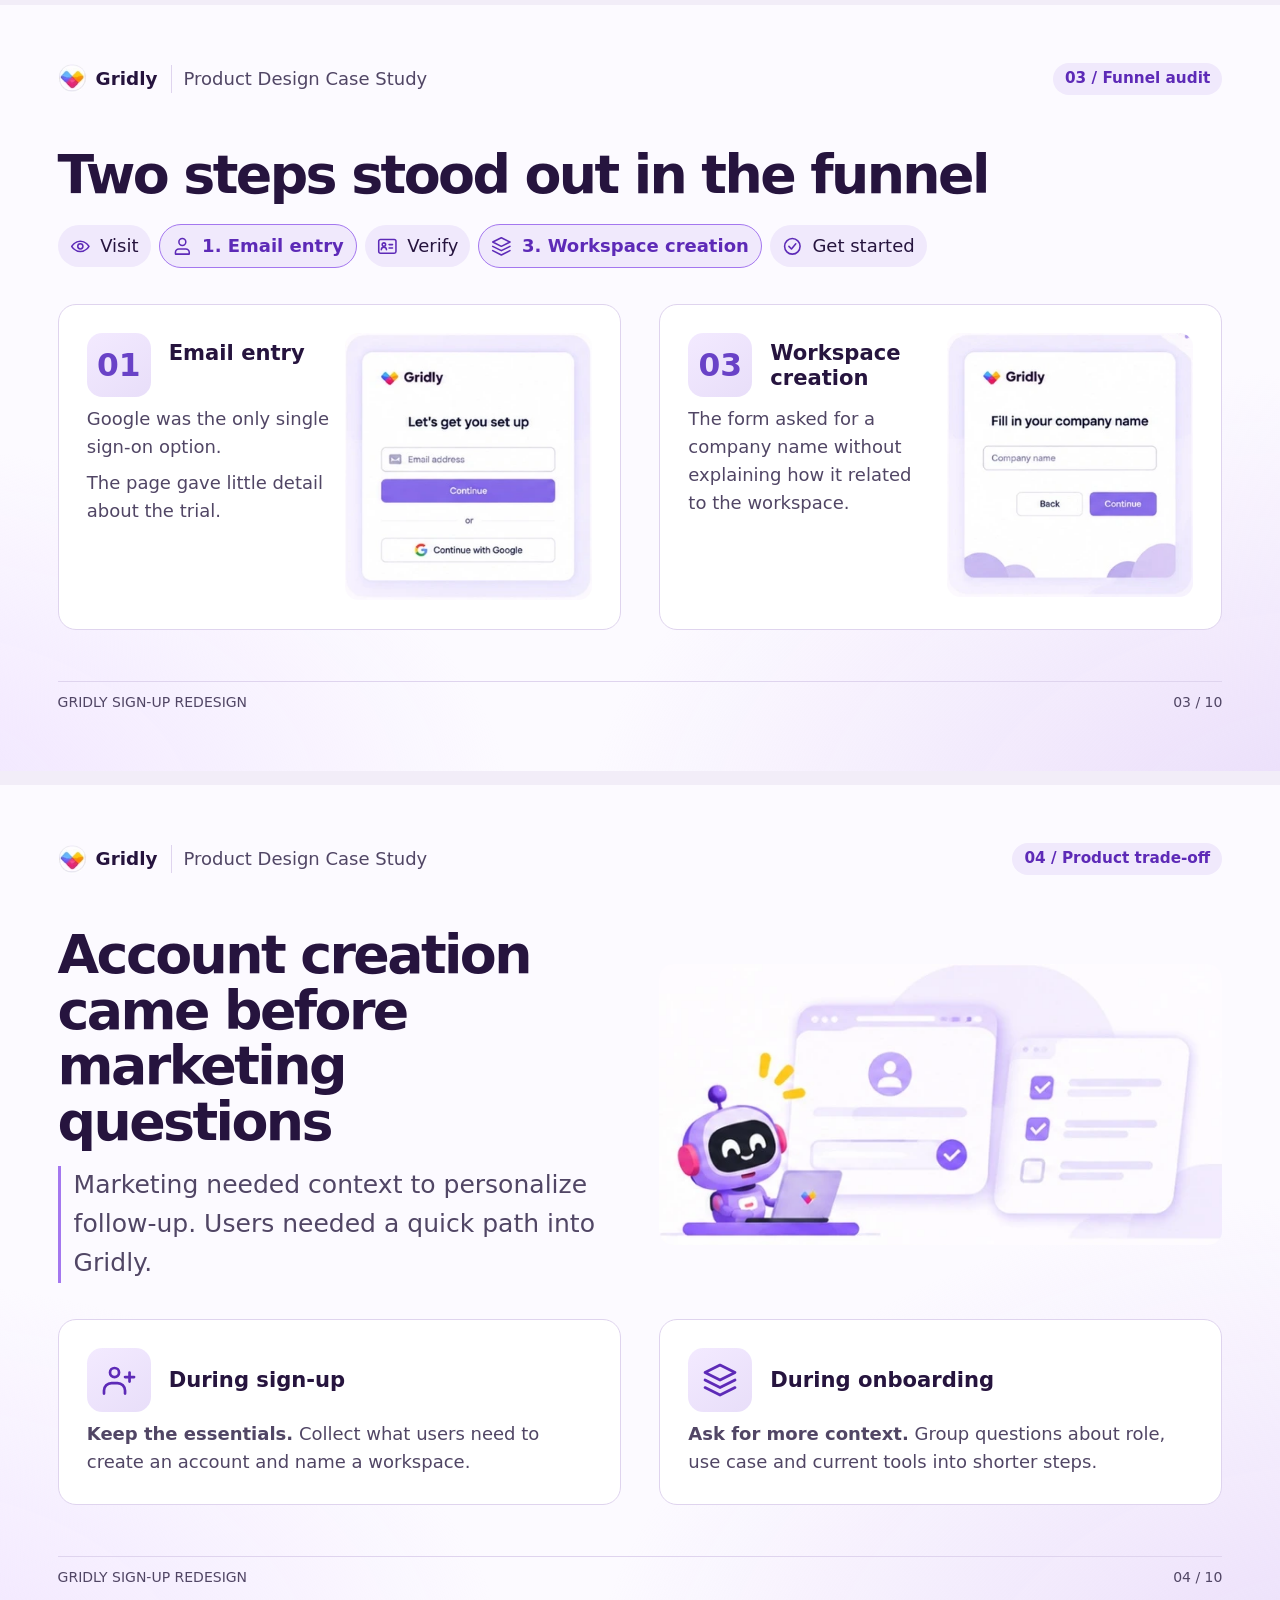
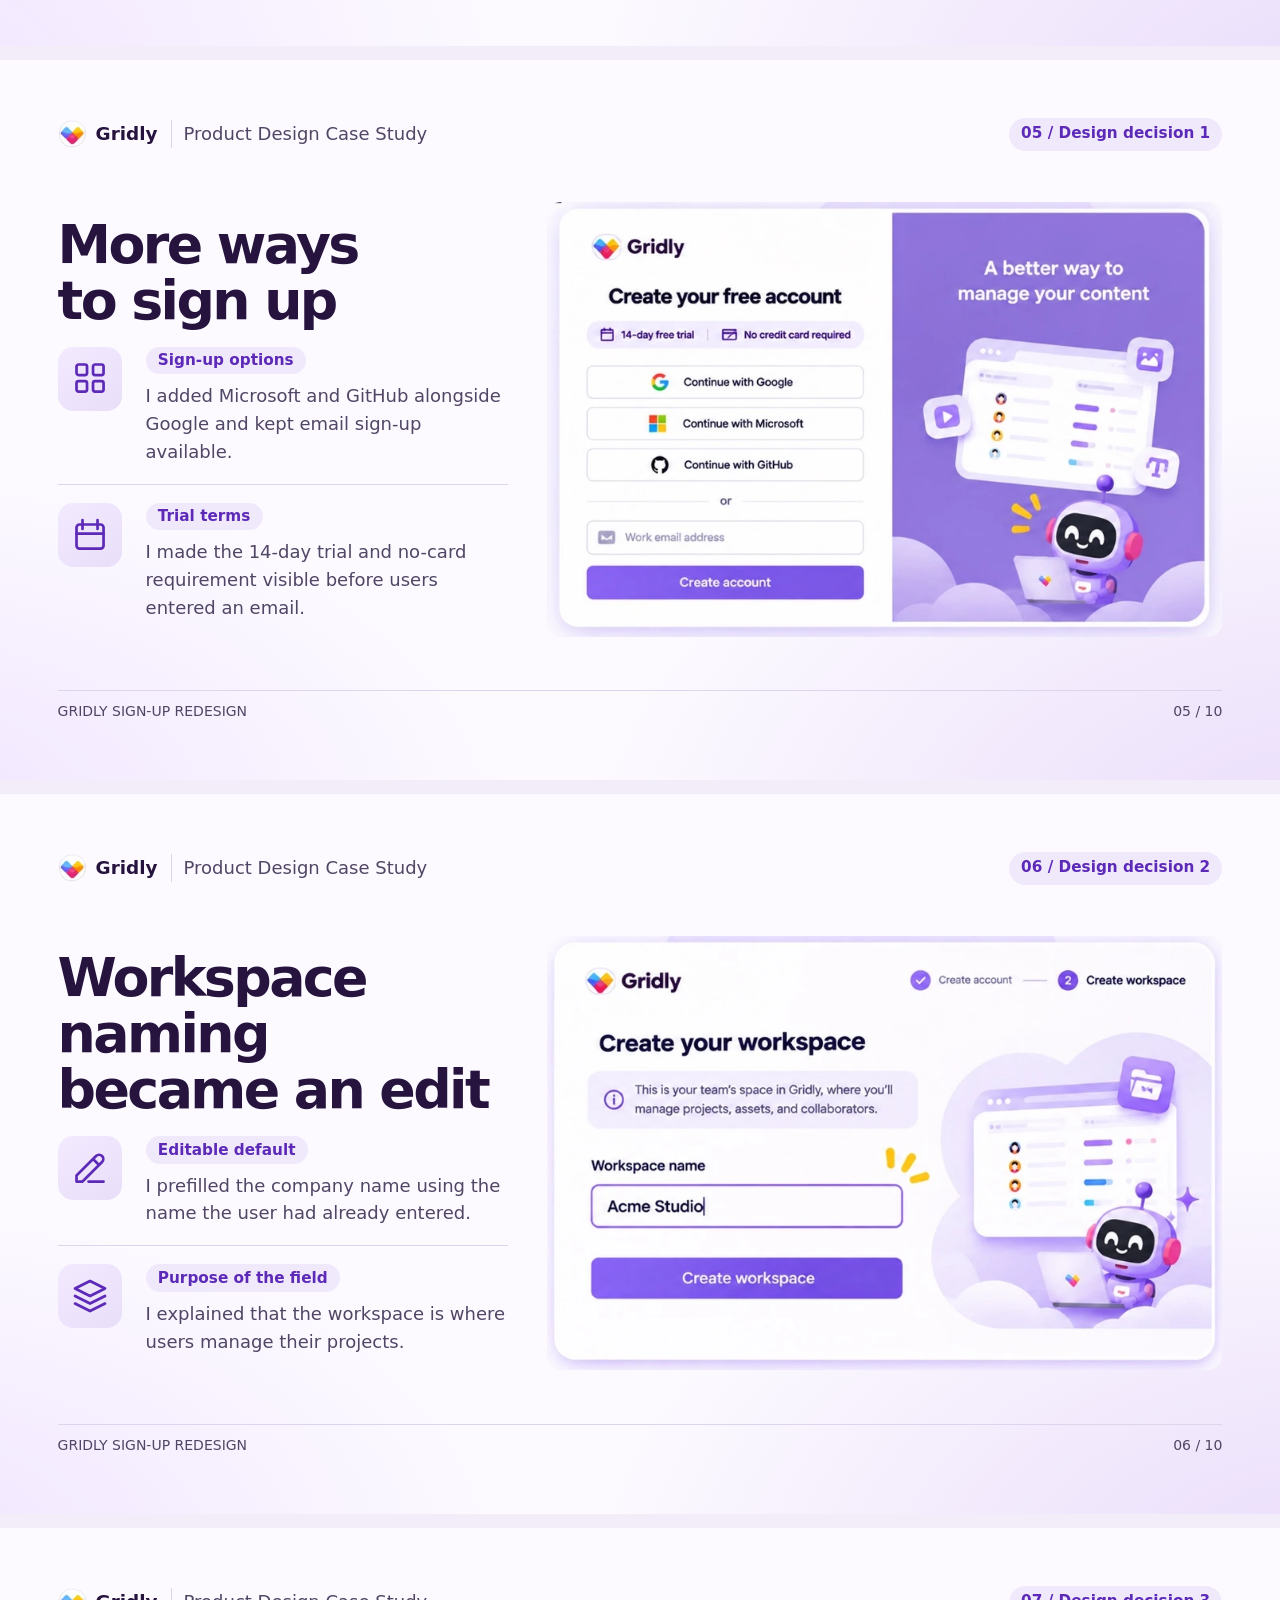
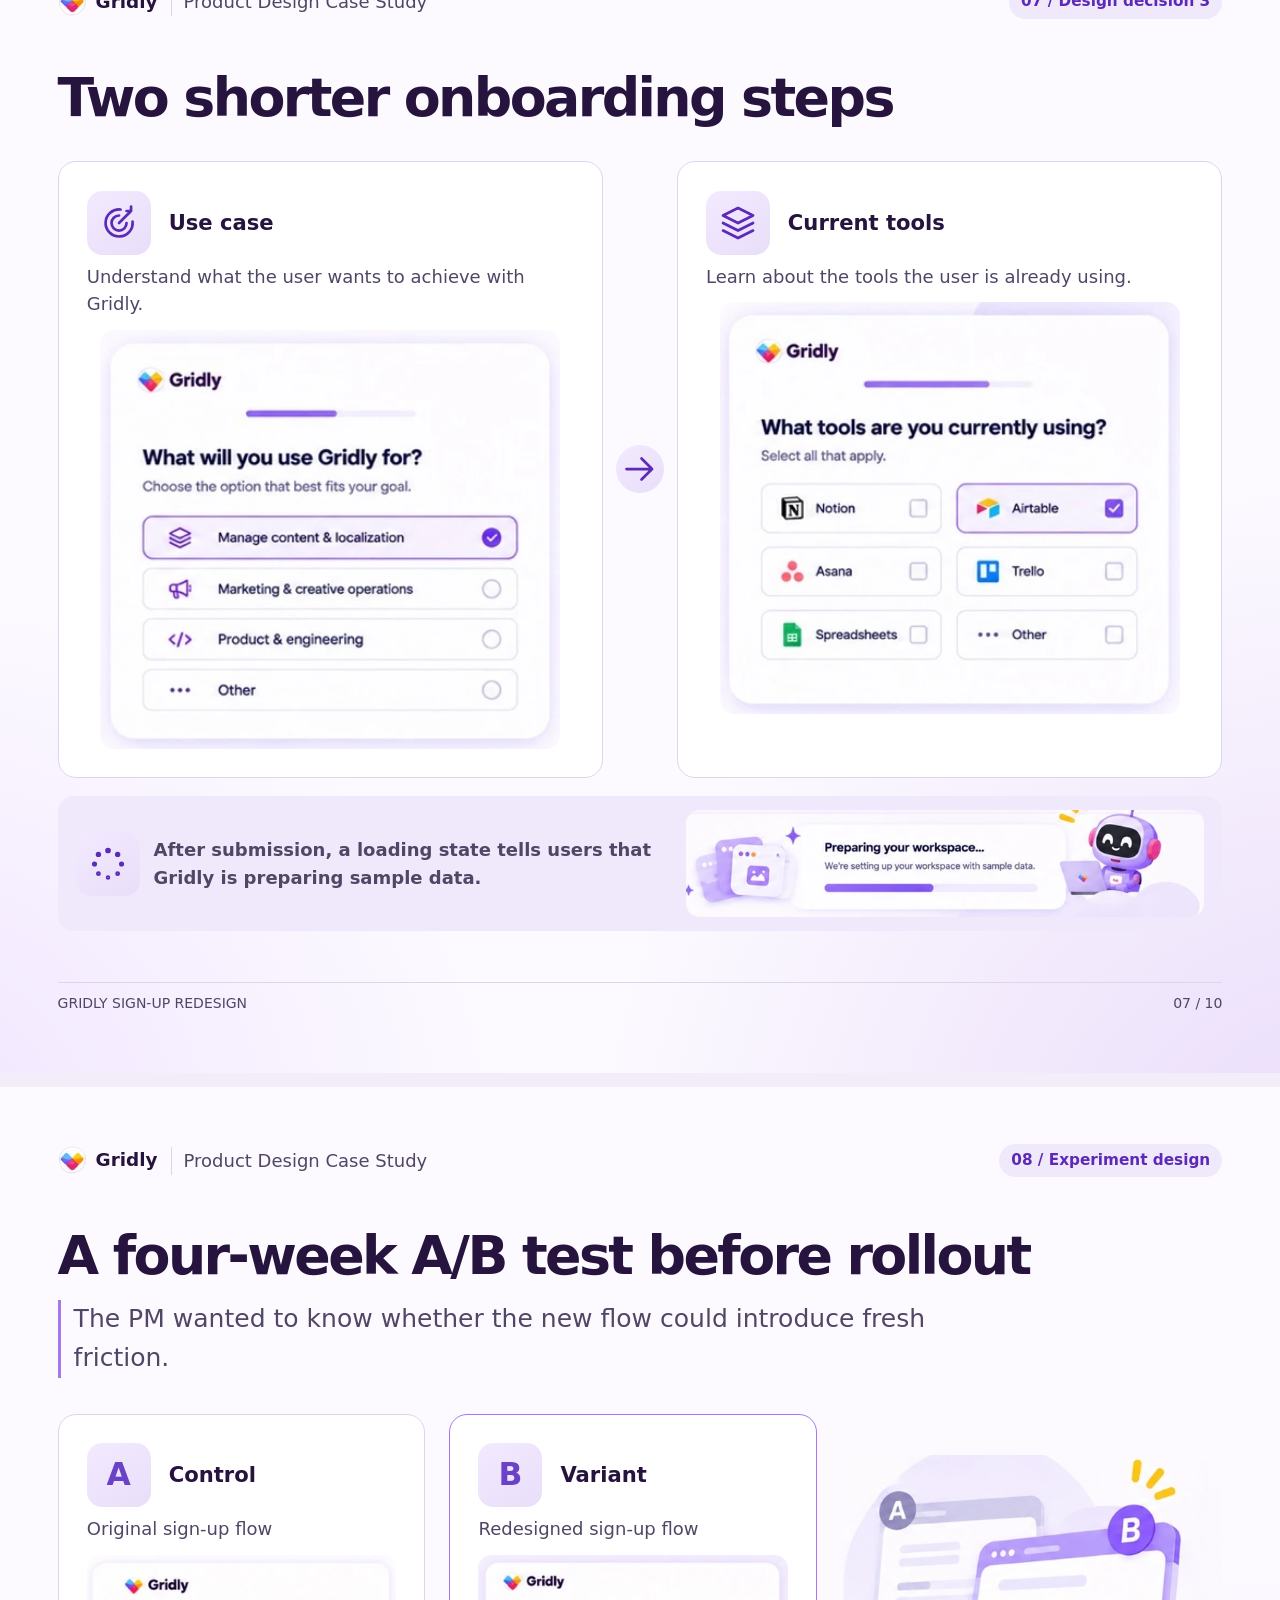
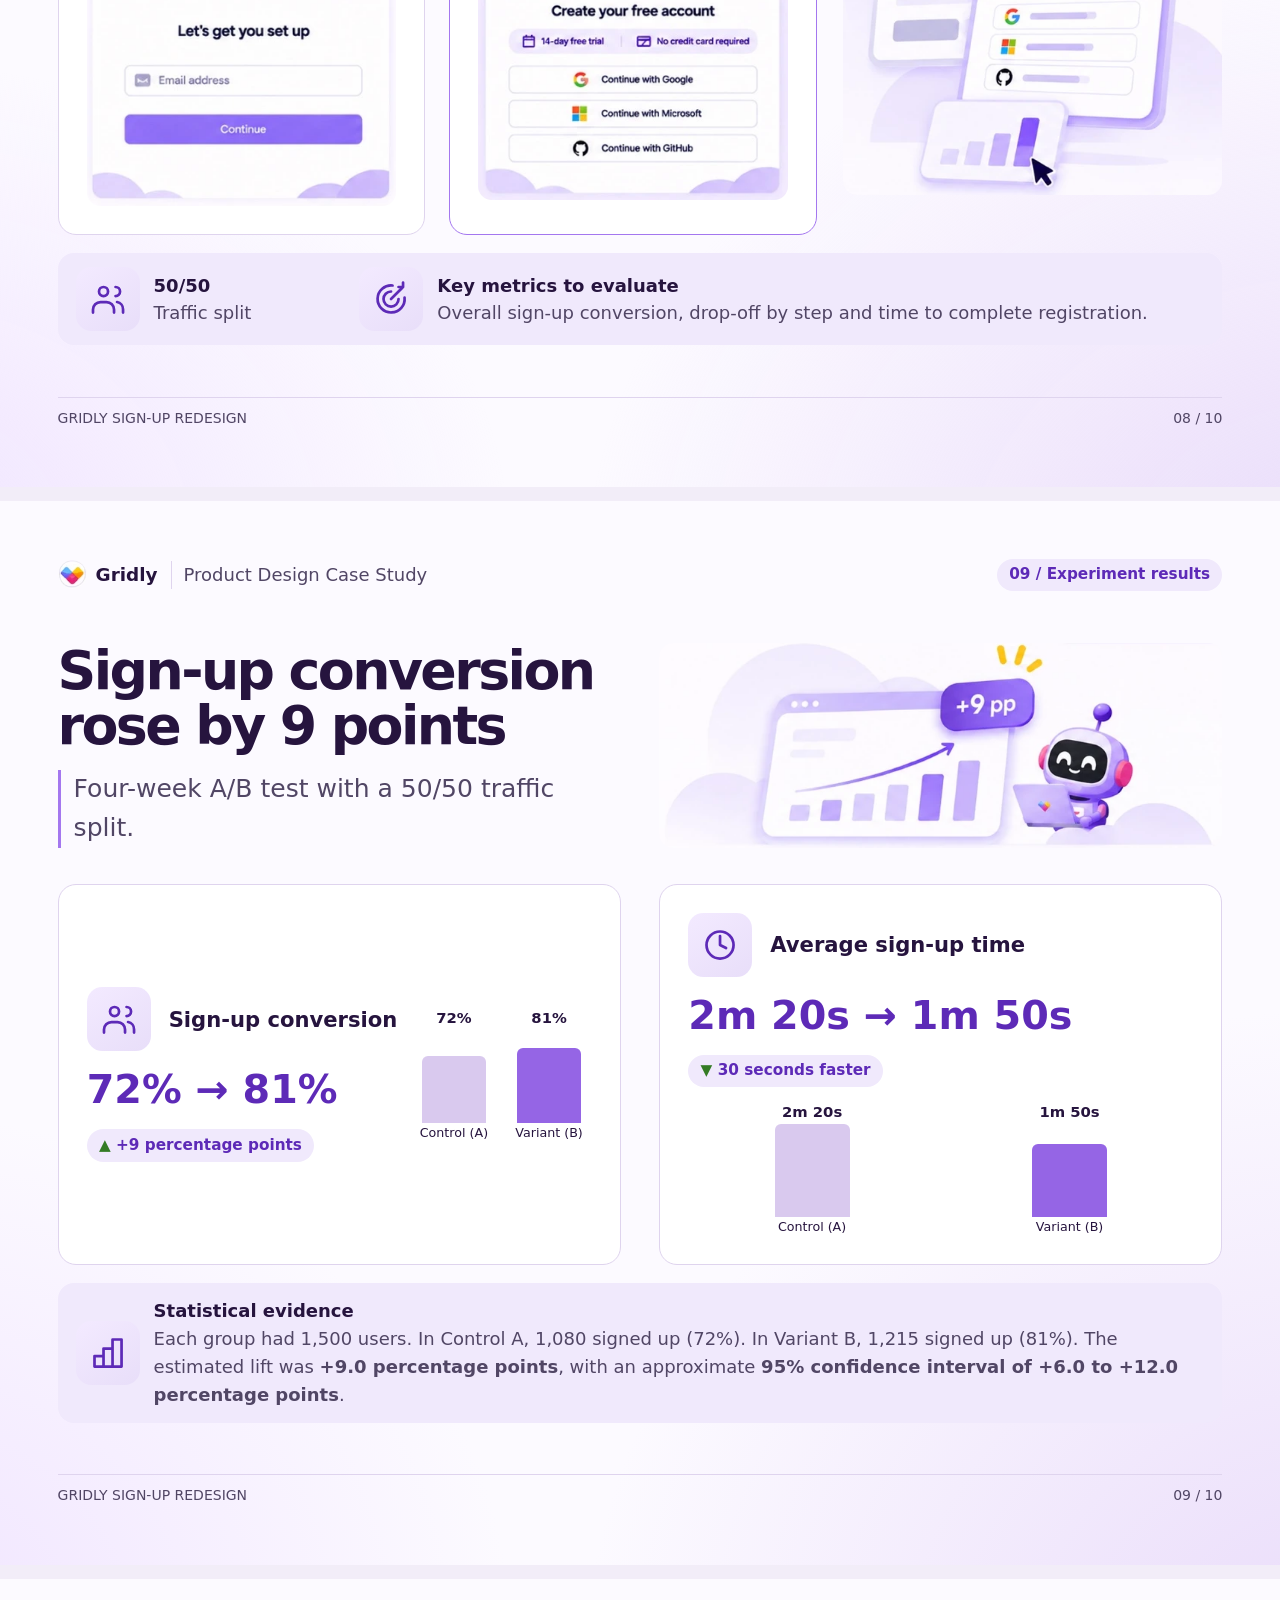
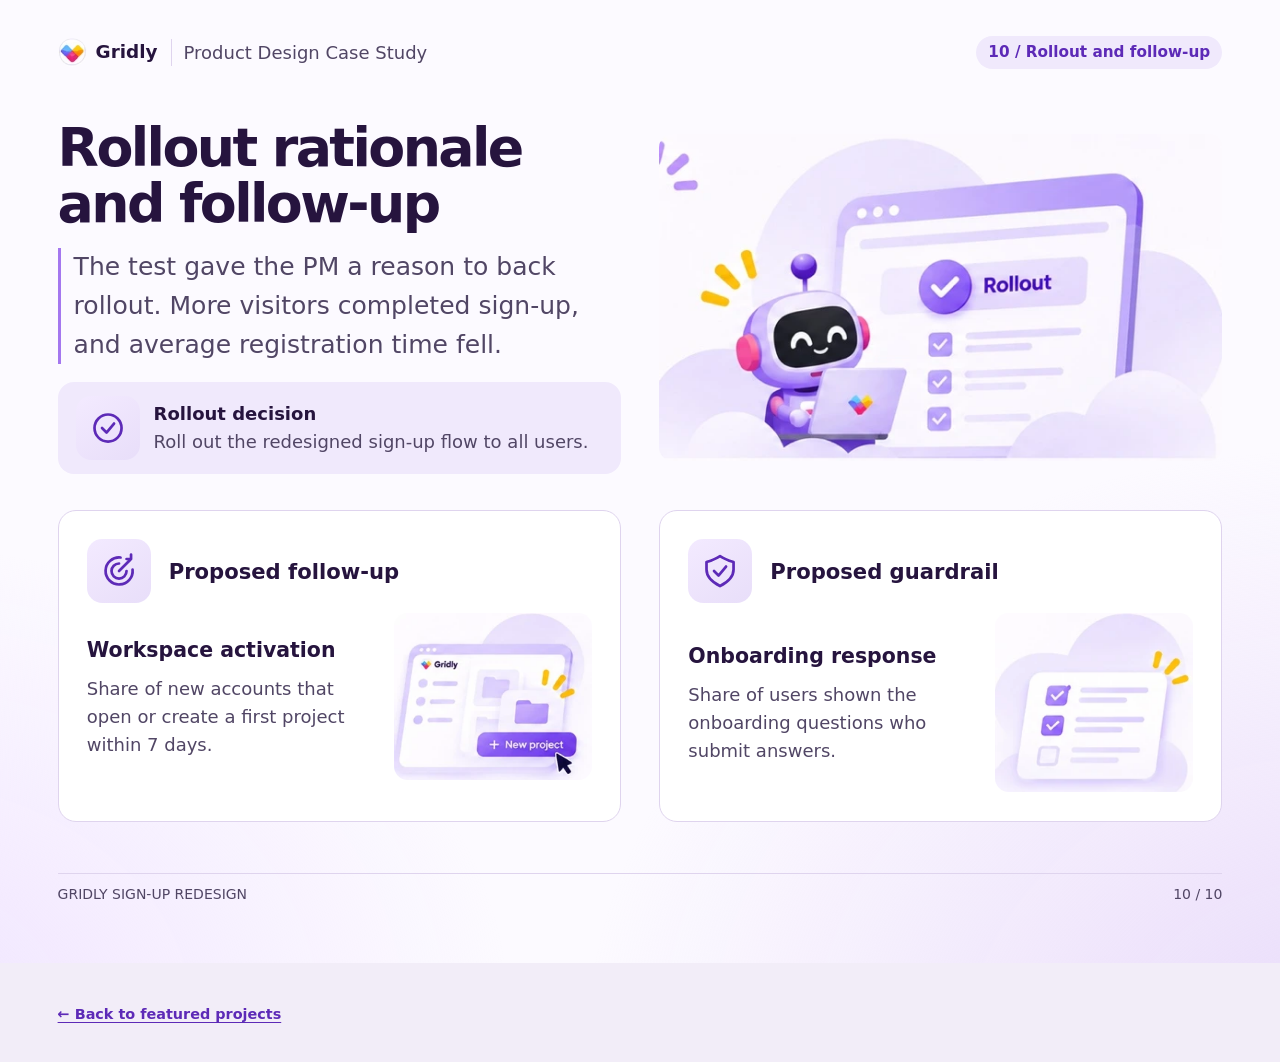
<file: gridly-signup-redesign.html>
<!doctype html>
<html lang="en">
<head>
  <meta charset="utf-8">
  <meta name="viewport" content="width=device-width, initial-scale=1">
  <meta name="description" content="Gridly’s sign-up redesign, a product design case study by Phu Vo Hoang.">
  <title>Gridly’s sign-up redesign | Phu Vo Hoang</title>
  <link rel="stylesheet" href="assets/gridly/case-study.css?v=type-plus-2">
</head>
<body>
  <nav class="toolbar" aria-label="Case study navigation">
    <a class="back" href="./#projects">← Featured projects</a>
    <div class="chapters"><a href="#slide-1" aria-label="01 Overview">01</a><a href="#slide-2" aria-label="02 The problem">02</a><a href="#slide-3" aria-label="03 Funnel audit">03</a><a href="#slide-4" aria-label="04 Product trade-off">04</a><a href="#slide-5" aria-label="05 Design decision 1">05</a><a href="#slide-6" aria-label="06 Design decision 2">06</a><a href="#slide-7" aria-label="07 Design decision 3">07</a><a href="#slide-8" aria-label="08 Experiment design">08</a><a href="#slide-9" aria-label="09 Experiment results">09</a><a href="#slide-10" aria-label="10 Rollout and follow-up">10</a></div>
  </nav>
  <main>
    <section class="slide" id="slide-1" aria-labelledby="title-1">
  <header class="folio"><div class="brand"><img src="assets/gridly/logo.webp" width="46" height="46" alt="" loading="eager"><strong>Gridly</strong><span>Product Design Case Study</span></div><span class="pill">01 / Overview</span></header>
  <div class="slide-content"><div class="pair "><div><h1 id="title-1">Gridly’s sign-up redesign</h1><p class="lead">Reducing friction before users reach a workspace.</p><p class="byline"><strong>Phu Vo Hoang</strong><span>Product Design Lead</span><span>2023</span></p></div><figure><img src="assets/gridly/cover.webp" width="785" height="492" alt="Gridly illustration with the brand mark, workspace previews, and purple robots" loading="eager"></figure></div></div>
  <footer class="slide-footer"><span>Gridly sign-up redesign</span><span>01 / 10</span></footer>
</section>
<section class="slide" id="slide-2" aria-labelledby="title-2">
  <header class="folio"><div class="brand"><img src="assets/gridly/logo.webp" width="46" height="46" alt="" loading="eager"><strong>Gridly</strong><span>Product Design Case Study</span></div><span class="pill">02 / The problem</span></header>
  <div class="slide-content"><div class="pair "><div><h2 id="title-2">About one in four visitors left without signing up</h2><p class="lead rule">I focused on getting more of that existing traffic through registration.</p></div><figure><img src="assets/gridly/problem.webp" width="735" height="426" alt="Illustrated sign-up screen with a drop-off callout" loading="lazy"></figure></div><div class="pair stats"><article class="card"><div><h3 class="with-icon"><span class="icon-tile" aria-hidden="true"><svg class="glyph" viewBox="0 0 24 24" aria-hidden="true"><circle cx="9" cy="7" r="3"/><path d="M2 21v-2a5 5 0 0 1 5-5h4a5 5 0 0 1 5 5v2m1-17a3 3 0 0 1 0 6m5 11v-2a5 5 0 0 0-4-5"/></svg></span><span>~3,000</span></h3><p>Monthly visitors to the sign-up page</p></div></article><article class="card"><div><h3 class="with-icon"><span class="icon-tile" aria-hidden="true"><svg class="glyph" viewBox="0 0 24 24" aria-hidden="true"><path d="M3 21v-4m6 4v-7m6 7V11m6 10V7M3 13l6-6 4 3 8-8m-6 0h6v6"/></svg></span><span>70–75%</span></h3><p>Baseline sign-up conversion</p></div></article></div></div>
  <footer class="slide-footer"><span>Gridly sign-up redesign</span><span>02 / 10</span></footer>
</section>
<section class="slide" id="slide-3" aria-labelledby="title-3">
  <header class="folio"><div class="brand"><img src="assets/gridly/logo.webp" width="46" height="46" alt="" loading="eager"><strong>Gridly</strong><span>Product Design Case Study</span></div><span class="pill">03 / Funnel audit</span></header>
  <div class="slide-content"><h2 id="title-3">Two steps stood out in the funnel</h2><ol class="funnel"><li><svg class="glyph" viewBox="0 0 24 24" aria-hidden="true"><path d="M2 12s3.5-6 10-6 10 6 10 6-3.5 6-10 6-10-6-10-6Z"/><circle cx="12" cy="12" r="3"/></svg><span>Visit</span></li><li class="flag"><svg class="glyph" viewBox="0 0 24 24" aria-hidden="true"><circle cx="12" cy="7" r="4"/><path d="M4 21v-2a4 4 0 0 1 4-4h8a4 4 0 0 1 4 4v2Z"/></svg><span>1. Email entry</span></li><li><svg class="glyph" viewBox="0 0 24 24" aria-hidden="true"><rect x="2" y="4" width="20" height="16" rx="2"/><circle cx="8" cy="10" r="2"/><path d="M5 16a3 3 0 0 1 6 0m3-6h4m-4 4h4"/></svg><span>Verify</span></li><li class="flag"><svg class="glyph" viewBox="0 0 24 24" aria-hidden="true"><path d="m12 2 10 5-10 5L2 7l10-5ZM2 12l10 5 10-5M2 17l10 5 10-5"/></svg><span>3. Workspace creation</span></li><li><svg class="glyph" viewBox="0 0 24 24" aria-hidden="true"><circle cx="12" cy="12" r="9"/><path d="m8 12 3 3 5-6"/></svg><span>Get started</span></li></ol><div class="pair audit"><article class="card"><div><h3 class="with-icon"><span class="icon-tile step-badge" aria-hidden="true">01</span><span>Email entry</span></h3><p>Google was the only single sign-on option.</p><p>The page gave little detail about the trial.</p></div><img src="assets/gridly/email-before.webp" width="323" height="350" alt="Original email entry form" loading="lazy"></article><article class="card"><div><h3 class="with-icon"><span class="icon-tile step-badge" aria-hidden="true">03</span><span>Workspace creation</span></h3><p>The form asked for a company name without explaining how it related to the workspace.</p></div><img src="assets/gridly/workspace-before.webp" width="327" height="350" alt="Original company name form" loading="lazy"></article></div></div>
  <footer class="slide-footer"><span>Gridly sign-up redesign</span><span>03 / 10</span></footer>
</section>
<section class="slide" id="slide-4" aria-labelledby="title-4">
  <header class="folio"><div class="brand"><img src="assets/gridly/logo.webp" width="46" height="46" alt="" loading="eager"><strong>Gridly</strong><span>Product Design Case Study</span></div><span class="pill">04 / Product trade-off</span></header>
  <div class="slide-content"><div class="pair "><div><h2 id="title-4">Account creation came before marketing questions</h2><p class="lead rule">Marketing needed context to personalize follow-up. Users needed a quick path into Gridly.</p></div><figure><img src="assets/gridly/tradeoff.webp" width="611" height="305" alt="Gridly mascot with account and questionnaire illustrations" loading="lazy"></figure></div><div class="pair "><article class="card"><div><h3 class="with-icon"><span class="icon-tile" aria-hidden="true"><svg class="glyph" viewBox="0 0 24 24" aria-hidden="true"><circle cx="9" cy="7" r="3"/><path d="M2 21v-2a5 5 0 0 1 5-5h4a5 5 0 0 1 5 5v2m3-14v6m-3-3h6"/></svg></span><span>During sign-up</span></h3><p><strong>Keep the essentials.</strong> Collect what users need to create an account and name a workspace.</p></div></article><article class="card"><div><h3 class="with-icon"><span class="icon-tile" aria-hidden="true"><svg class="glyph" viewBox="0 0 24 24" aria-hidden="true"><path d="m12 2 10 5-10 5L2 7l10-5ZM2 12l10 5 10-5M2 17l10 5 10-5"/></svg></span><span>During onboarding</span></h3><p><strong>Ask for more context.</strong> Group questions about role, use case and current tools into shorter steps.</p></div></article></div></div>
  <footer class="slide-footer"><span>Gridly sign-up redesign</span><span>04 / 10</span></footer>
</section>
<section class="slide" id="slide-5" aria-labelledby="title-5">
  <header class="folio"><div class="brand"><img src="assets/gridly/logo.webp" width="46" height="46" alt="" loading="eager"><strong>Gridly</strong><span>Product Design Case Study</span></div><span class="pill">05 / Design decision 1</span></header>
  <div class="slide-content"><div class="pair product"><div><h2 id="title-5">More ways to sign up</h2><div class="detail"><span class="icon-tile" aria-hidden="true"><svg class="glyph" viewBox="0 0 24 24" aria-hidden="true"><rect x="3" y="3" width="7" height="7" rx="1.4"/><rect x="14" y="3" width="7" height="7" rx="1.4"/><rect x="3" y="14" width="7" height="7" rx="1.4"/><rect x="14" y="14" width="7" height="7" rx="1.4"/></svg></span><h3 class="pill">Sign-up options</h3><p>I added Microsoft and GitHub alongside Google and kept email sign-up available.</p></div><div class="detail"><span class="icon-tile" aria-hidden="true"><svg class="glyph" viewBox="0 0 24 24" aria-hidden="true"><rect x="3" y="5" width="18" height="16" rx="2"/><path d="M7 2v6m10-6v6M3 11h18"/></svg></span><h3 class="pill">Trial terms</h3><p>I made the 14-day trial and no-card requirement visible before users entered an email.</p></div></div><figure><img src="assets/gridly/signup.webp" width="845" height="544" alt="Redesigned registration screen with Google, Microsoft, GitHub, and email options" loading="lazy"></figure></div></div>
  <footer class="slide-footer"><span>Gridly sign-up redesign</span><span>05 / 10</span></footer>
</section>
<section class="slide" id="slide-6" aria-labelledby="title-6">
  <header class="folio"><div class="brand"><img src="assets/gridly/logo.webp" width="46" height="46" alt="" loading="eager"><strong>Gridly</strong><span>Product Design Case Study</span></div><span class="pill">06 / Design decision 2</span></header>
  <div class="slide-content"><div class="pair product"><div><h2 id="title-6">Workspace naming became an edit</h2><div class="detail"><span class="icon-tile" aria-hidden="true"><svg class="glyph" viewBox="0 0 24 24" aria-hidden="true"><path d="m3 17 13-13a2.8 2.8 0 0 1 4 4L7 21H3Zm11-11 4 4m-7 11h10"/></svg></span><h3 class="pill">Editable default</h3><p>I prefilled the company name using the name the user had already entered.</p></div><div class="detail"><span class="icon-tile" aria-hidden="true"><svg class="glyph" viewBox="0 0 24 24" aria-hidden="true"><path d="m12 2 10 5-10 5L2 7l10-5ZM2 12l10 5 10-5M2 17l10 5 10-5"/></svg></span><h3 class="pill">Purpose of the field</h3><p>I explained that the workspace is where users manage their projects.</p></div></div><figure><img src="assets/gridly/workspace.webp" width="849" height="546" alt="Workspace creation screen with an editable prefilled name and an explanation" loading="lazy"></figure></div></div>
  <footer class="slide-footer"><span>Gridly sign-up redesign</span><span>06 / 10</span></footer>
</section>
<section class="slide" id="slide-7" aria-labelledby="title-7">
  <header class="folio"><div class="brand"><img src="assets/gridly/logo.webp" width="46" height="46" alt="" loading="eager"><strong>Gridly</strong><span>Product Design Case Study</span></div><span class="pill">07 / Design decision 3</span></header>
  <div class="slide-content"><h2 id="title-7">Two shorter onboarding steps</h2><div class="pair screens onboarding"><article class="card"><div><h3 class="with-icon"><span class="icon-tile" aria-hidden="true"><svg class="glyph" viewBox="0 0 24 24" aria-hidden="true"><path d="M21 11a9 9 0 1 1-8-8m4 9a5 5 0 1 1-5-5m0 5 8-8m-3 0h3V1"/></svg></span><span>Use case</span></h3><p>Understand what the user wants to achieve with Gridly.</p></div><img src="assets/gridly/use-case.webp" width="422" height="384" alt="Onboarding screen asking what the user will use Gridly for" loading="lazy"></article><span class="onboarding-arrow"><span class="icon-tile" aria-hidden="true"><svg class="glyph" viewBox="0 0 24 24" aria-hidden="true"><path d="M3 12h17m-7-7 7 7-7 7"/></svg></span></span><article class="card"><div><h3 class="with-icon"><span class="icon-tile" aria-hidden="true"><svg class="glyph" viewBox="0 0 24 24" aria-hidden="true"><path d="m12 2 10 5-10 5L2 7l10-5ZM2 12l10 5 10-5M2 17l10 5 10-5"/></svg></span><span>Current tools</span></h3><p>Learn about the tools the user is already using.</p></div><img src="assets/gridly/tools.webp" width="429" height="384" alt="Onboarding screen asking which tools the user uses" loading="lazy"></article></div><div class="band loading"><span class="icon-tile" aria-hidden="true"><svg class="glyph" viewBox="0 0 24 24" aria-hidden="true"><circle cx="12" cy="3" r="1"/><circle cx="18.4" cy="5.6" r=".9"/><circle cx="21" cy="12" r=".8"/><circle cx="18.4" cy="18.4" r=".7"/><circle cx="12" cy="21" r=".6"/><circle cx="5.6" cy="18.4" r=".7"/><circle cx="3" cy="12" r=".8"/><circle cx="5.6" cy="5.6" r=".9"/></svg></span><p><strong>After submission, a loading state tells users that Gridly is preparing sample data.</strong></p><img src="assets/gridly/loading.webp" width="712" height="147" alt="Workspace preparation progress state" loading="lazy"></div></div>
  <footer class="slide-footer"><span>Gridly sign-up redesign</span><span>07 / 10</span></footer>
</section>
<section class="slide" id="slide-8" aria-labelledby="title-8">
  <header class="folio"><div class="brand"><img src="assets/gridly/logo.webp" width="46" height="46" alt="" loading="eager"><strong>Gridly</strong><span>Product Design Case Study</span></div><span class="pill">08 / Experiment design</span></header>
  <div class="slide-content"><h2 id="title-8">A four-week A/B test before rollout</h2><p class="lead rule">The PM wanted to know whether the new flow could introduce fresh friction.</p><div class="experiment-layout"><div class="pair screens experiment"><article class="card"><div><h3 class="with-icon"><span class="icon-tile step-badge" aria-hidden="true">A</span><span>Control</span></h3><p>Original sign-up flow</p></div><img src="assets/gridly/control.webp" width="354" height="288" alt="Original registration screen" loading="lazy"></article><article class="card"><div><h3 class="with-icon"><span class="icon-tile step-badge" aria-hidden="true">B</span><span>Variant</span></h3><p>Redesigned sign-up flow</p></div><img src="assets/gridly/variant.webp" width="363" height="288" alt="Redesigned registration screen" loading="lazy"></article></div><figure><img src="assets/gridly/experiment-art.webp" width="497" height="445" alt="" loading="lazy"></figure></div><div class="band experiment-band"><span class="icon-tile" aria-hidden="true"><svg class="glyph" viewBox="0 0 24 24" aria-hidden="true"><circle cx="9" cy="7" r="3"/><path d="M2 21v-2a5 5 0 0 1 5-5h4a5 5 0 0 1 5 5v2m1-17a3 3 0 0 1 0 6m5 11v-2a5 5 0 0 0-4-5"/></svg></span><div><strong>50/50</strong><p>Traffic split</p></div><span class="icon-tile" aria-hidden="true"><svg class="glyph" viewBox="0 0 24 24" aria-hidden="true"><path d="M21 11a9 9 0 1 1-8-8m4 9a5 5 0 1 1-5-5m0 5 8-8m-3 0h3V1"/></svg></span><div><strong>Key metrics to evaluate</strong><p>Overall sign-up conversion, drop-off by step and time to complete registration.</p></div></div></div>
  <footer class="slide-footer"><span>Gridly sign-up redesign</span><span>08 / 10</span></footer>
</section>
<section class="slide" id="slide-9" aria-labelledby="title-9">
  <header class="folio"><div class="brand"><img src="assets/gridly/logo.webp" width="46" height="46" alt="" loading="eager"><strong>Gridly</strong><span>Product Design Case Study</span></div><span class="pill">09 / Experiment results</span></header>
  <div class="slide-content"><div class="pair results-intro"><div><h2 id="title-9">Sign-up conversion rose by 9 points</h2><p class="lead rule">Four-week A/B test with a 50/50 traffic split.</p></div><figure><img src="assets/gridly/results-art.webp" width="755" height="275" alt="" loading="lazy"></figure></div><div class="pair"><article class="card metric"><div><h3 class="with-icon"><span class="icon-tile" aria-hidden="true"><svg class="glyph" viewBox="0 0 24 24" aria-hidden="true"><circle cx="9" cy="7" r="3"/><path d="M2 21v-2a5 5 0 0 1 5-5h4a5 5 0 0 1 5 5v2m1-17a3 3 0 0 1 0 6m5 11v-2a5 5 0 0 0-4-5"/></svg></span><span>Sign-up conversion</span></h3><p class="change">72% → 81%</p><span class="pill"><span class="metric-arrow" aria-hidden="true">▲</span> +9 percentage points</span></div><div class="chart" aria-hidden="true"><div class="bar-group"><strong>72%</strong><span class="bar" style="--height:72%"></span><small>Control (A)</small></div><div class="bar-group"><strong>81%</strong><span class="bar" style="--height:81%"></span><small>Variant (B)</small></div></div></article><article class="card metric"><div><h3 class="with-icon"><span class="icon-tile" aria-hidden="true"><svg class="glyph" viewBox="0 0 24 24" aria-hidden="true"><circle cx="12" cy="12" r="9"/><path d="M12 6v6l4 2"/></svg></span><span>Average sign-up time</span></h3><p class="change">2m 20s → 1m 50s</p><span class="pill"><span class="metric-arrow" aria-hidden="true">▼</span> 30 seconds faster</span></div><div class="chart" aria-hidden="true"><div class="bar-group"><strong>2m 20s</strong><span class="bar" style="--height:100%"></span><small>Control (A)</small></div><div class="bar-group"><strong>1m 50s</strong><span class="bar" style="--height:79%"></span><small>Variant (B)</small></div></div></article></div><div class="band icon-band"><span class="icon-tile" aria-hidden="true"><svg class="glyph" viewBox="0 0 24 24" aria-hidden="true"><path d="M3 21v-7h6v7m0 0V9h6v12m0 0V3h6v18H3"/></svg></span><div><strong>Statistical evidence</strong><p>Each group had 1,500 users. In Control A, 1,080 signed up (72%). In Variant B, 1,215 signed up (81%). The estimated lift was <b>+9.0 percentage points</b>, with an approximate <b>95% confidence interval of +6.0 to +12.0 percentage points</b>.</p></div></div></div>
  <footer class="slide-footer"><span>Gridly sign-up redesign</span><span>09 / 10</span></footer>
</section>
<section class="slide" id="slide-10" aria-labelledby="title-10">
  <header class="folio"><div class="brand"><img src="assets/gridly/logo.webp" width="46" height="46" alt="" loading="eager"><strong>Gridly</strong><span>Product Design Case Study</span></div><span class="pill">10 / Rollout and follow-up</span></header>
  <div class="slide-content"><div class="pair "><div><h2 id="title-10">Rollout rationale and follow-up</h2><p class="lead rule">The test gave the PM a reason to back rollout. More visitors completed sign-up, and average registration time fell.</p><div class="band icon-band"><span class="icon-tile" aria-hidden="true"><svg class="glyph" viewBox="0 0 24 24" aria-hidden="true"><circle cx="12" cy="12" r="9"/><path d="m8 12 3 3 5-6"/></svg></span><div><strong>Rollout decision</strong><p>Roll out the redesigned sign-up flow to all users.</p></div></div></div><figure><img src="assets/gridly/rollout.webp" width="611" height="355" alt="Gridly mascot beside a rollout checklist" loading="lazy"></figure></div><div class="pair "><article class="card follow-up"><h3 class="with-icon"><span class="icon-tile" aria-hidden="true"><svg class="glyph" viewBox="0 0 24 24" aria-hidden="true"><path d="M21 11a9 9 0 1 1-8-8m4 9a5 5 0 1 1-5-5m0 5 8-8m-3 0h3V1"/></svg></span><span>Proposed follow-up</span></h3><div class="follow-up-body"><div><h4>Workspace activation</h4><p>Share of new accounts that open or create a first project within 7 days.</p></div><img src="assets/gridly/activation-art.webp" width="267" height="225" alt="" loading="lazy"></div></article><article class="card follow-up"><h3 class="with-icon"><span class="icon-tile" aria-hidden="true"><svg class="glyph" viewBox="0 0 24 24" aria-hidden="true"><path d="M12 2c3 2 6 3 9 4v5c0 5-3 8-9 11-6-3-9-6-9-11V6c3-1 6-2 9-4Z"/><path d="m8 12 3 3 5-6"/></svg></span><span>Proposed guardrail</span></h3><div class="follow-up-body"><div><h4>Onboarding response</h4><p>Share of users shown the onboarding questions who submit answers.</p></div><img src="assets/gridly/response-art.webp" width="263" height="238" alt="" loading="lazy"></div></article></div></div>
  <footer class="slide-footer"><span>Gridly sign-up redesign</span><span>10 / 10</span></footer>
</section>
    <div class="end"><a class="back" href="./#projects">← Back to featured projects</a></div>
  </main>
</body>
</html>
</file>
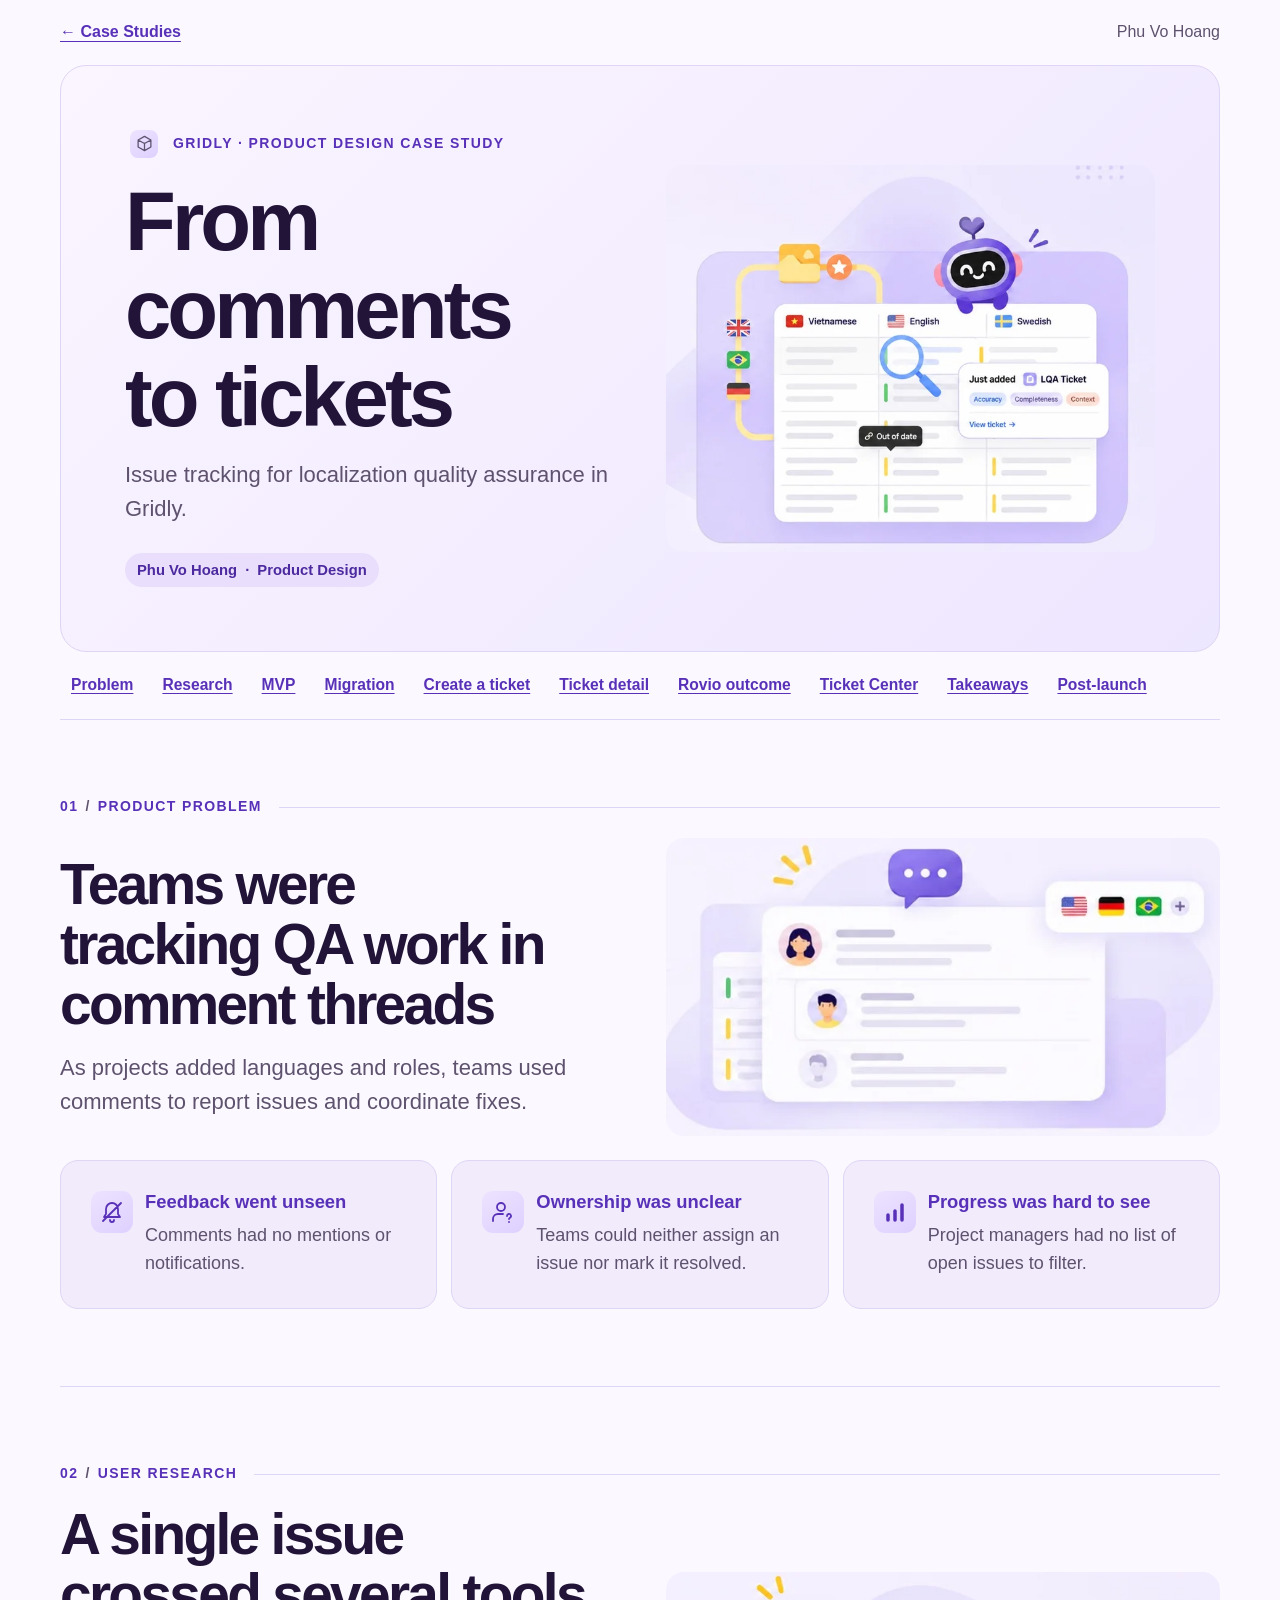
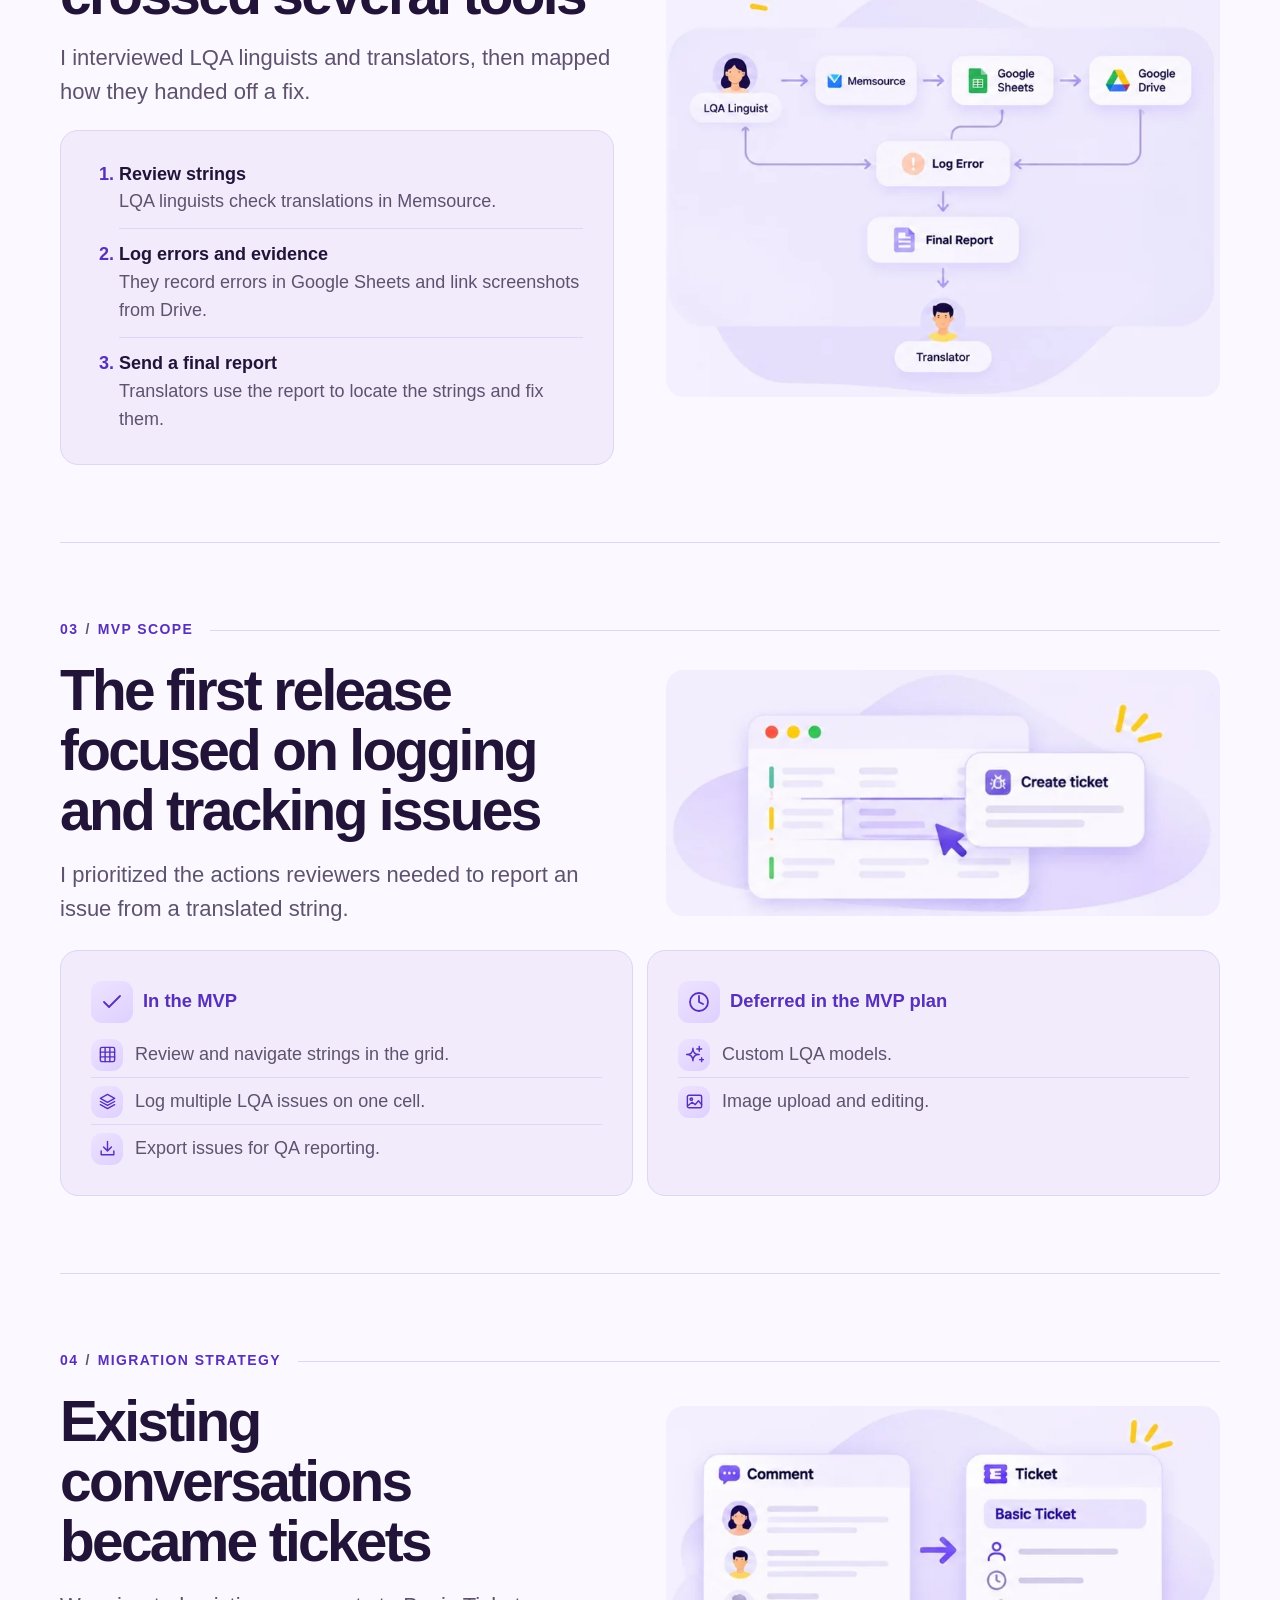
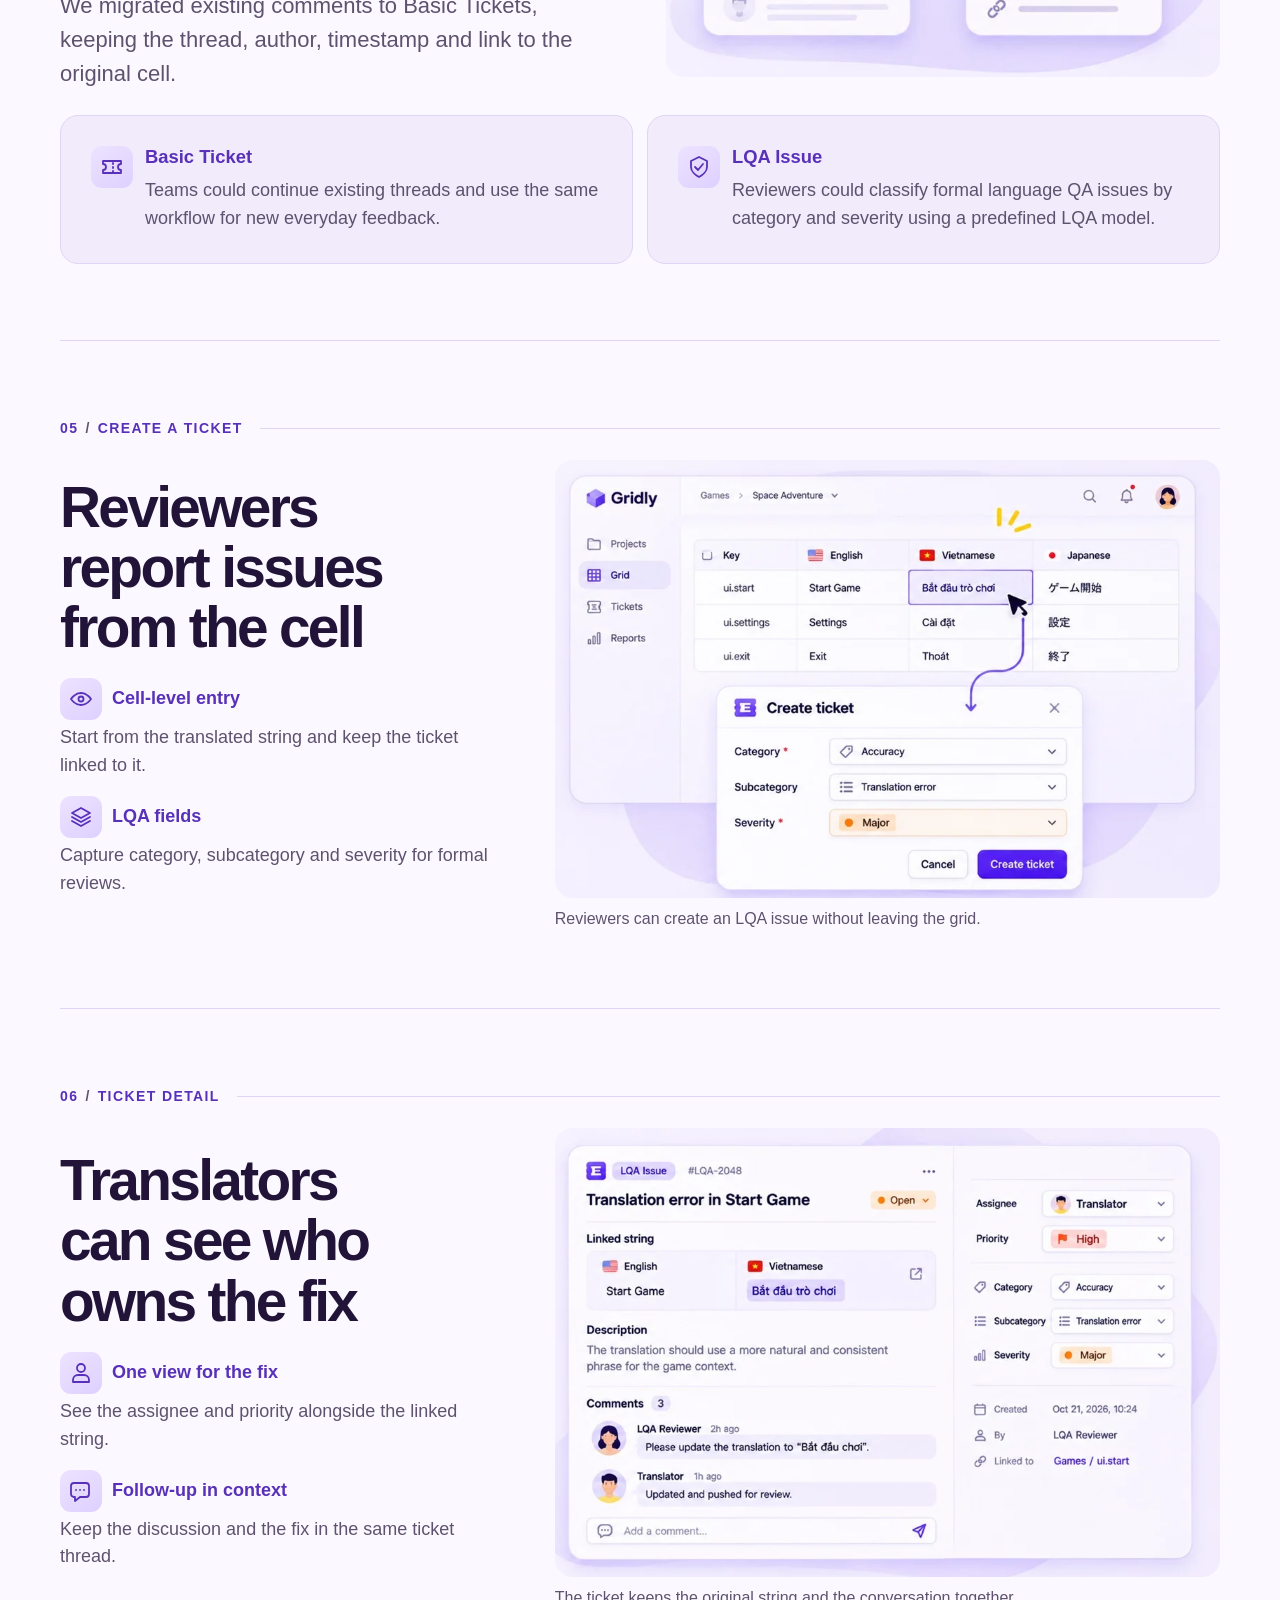
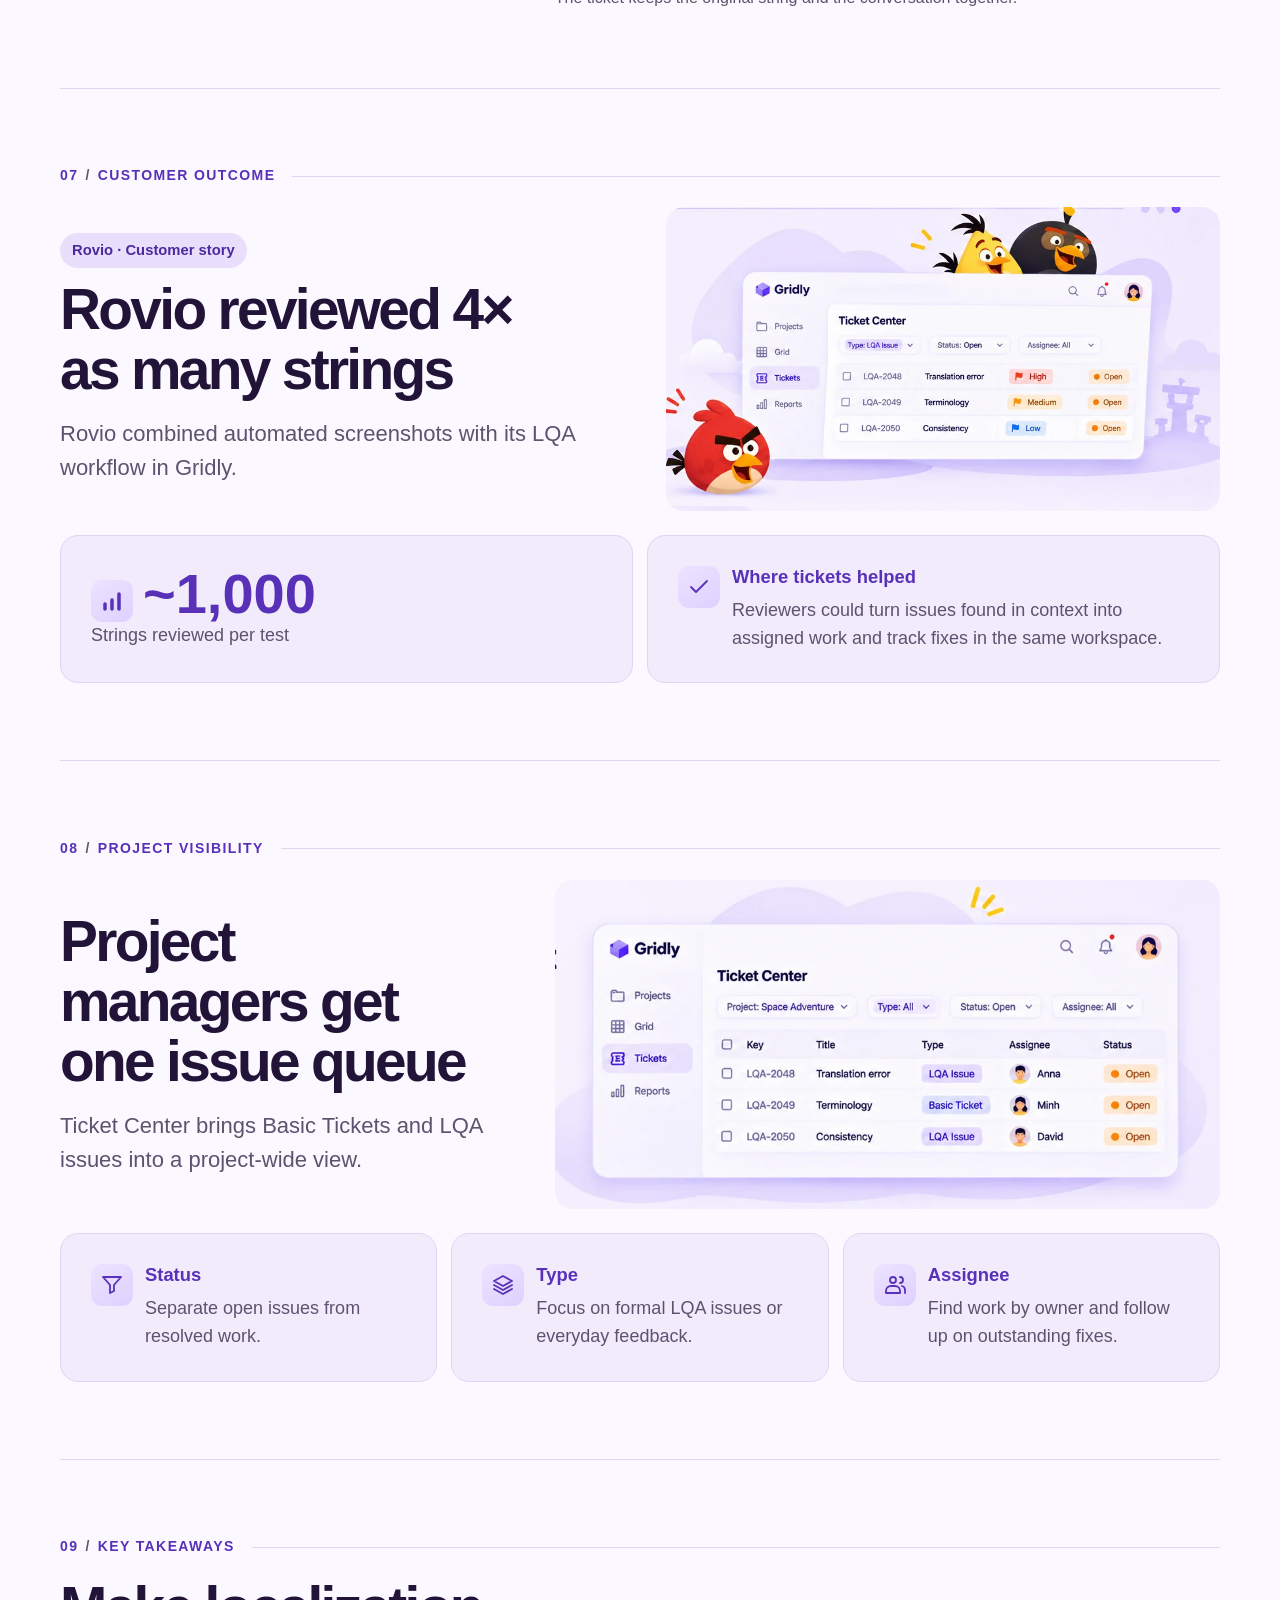
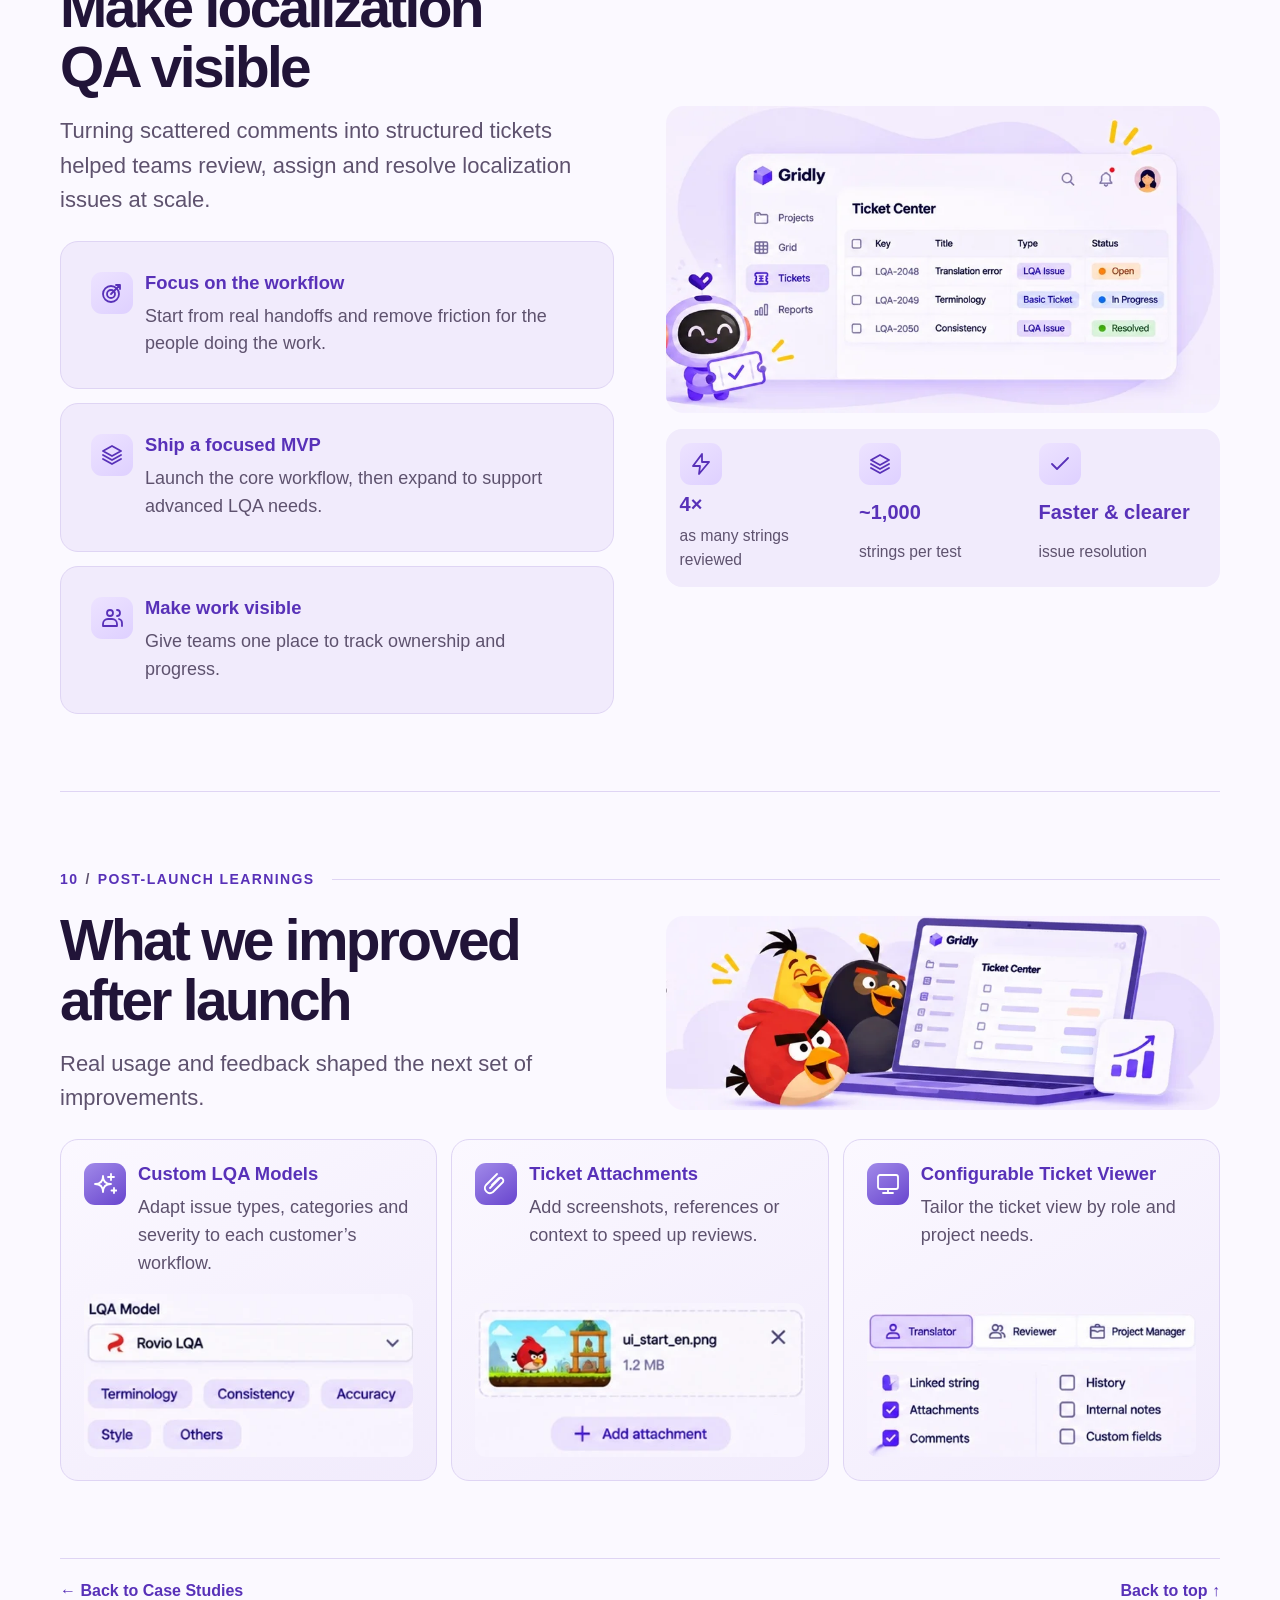
<file: gridly-ticket-system.html>
<!doctype html>
<html lang="en">
<head>
  <meta charset="utf-8">
  <meta name="viewport" content="width=device-width, initial-scale=1">
  <meta name="description" content="How Gridly turned localization QA feedback into trackable, assignable tickets. A product design case study by Phu Vo Hoang.">
  <title>Gridly Ticket System | Phu Vo Hoang</title>
  <link rel="stylesheet" href="assets/ticket/case-study.css?v=type-plus-2">
</head>
<body>
<svg class="icon-library" aria-hidden="true" xmlns="http://www.w3.org/2000/svg">
  <symbol id="icon-cube" viewBox="0 0 24 24"><path d="m12 2 9 5v10l-9 5-9-5V7zM3 7l9 5 9-5m-9 5v10"/></symbol>
  <symbol id="icon-bell-off" viewBox="0 0 24 24"><path d="M10 20a2 2 0 0 0 4 0M4 17h16l-2-3V9a6 6 0 0 0-6-6 6 6 0 0 0-6 6v5zM3 21 21 3"/></symbol>
  <symbol id="icon-owner" viewBox="0 0 24 24"><circle cx="10" cy="7" r="4"/><path d="M2 21v-2a5 5 0 0 1 5-5h5m4 2a2 2 0 1 1 3 1.7c-1 .6-1 1-1 1.3m0 3h.01"/></symbol>
  <symbol id="icon-chart" viewBox="0 0 24 24"><path d="M5 20v-5m7 5v-9m7 9V5" stroke-width="3.5"/></symbol>
  <symbol id="icon-check" viewBox="0 0 24 24"><path d="m4 12 5 5L20 6"/></symbol>
  <symbol id="icon-clock" viewBox="0 0 24 24"><circle cx="12" cy="12" r="9"/><path d="M12 6v6l4 2"/></symbol>
  <symbol id="icon-grid" viewBox="0 0 24 24"><rect x="3" y="3" width="18" height="18" rx="2"/><path d="M3 9h18M3 15h18M9 3v18m6-18v18"/></symbol>
  <symbol id="icon-layers" viewBox="0 0 24 24"><path d="m12 3 9 5-9 5-9-5zm-9 9 9 5 9-5M3 16l9 5 9-5"/></symbol>
  <symbol id="icon-download" viewBox="0 0 24 24"><path d="M12 3v12m-5-5 5 5 5-5M4 15v5h16v-5"/></symbol>
  <symbol id="icon-sparkles" viewBox="0 0 24 24"><path d="M10 4c0 5 3 8 8 8-5 0-8 3-8 8 0-5-3-8-8-8 5 0 8-3 8-8zm8-2v6m-3-3h6m0 11v5m-2.5-2.5h5"/></symbol>
  <symbol id="icon-image" viewBox="0 0 24 24"><rect x="3" y="4" width="18" height="16" rx="2"/><circle cx="8" cy="9" r="1.5"/><path d="m4 17 5-4 4 3 4-5 4 5"/></symbol>
  <symbol id="icon-ticket" viewBox="0 0 24 24"><path d="M3 6h18v3a3 3 0 0 0 0 6v3H3v-3a3 3 0 0 0 0-6zm10 2v1m0 3v1m0 3v1"/></symbol>
  <symbol id="icon-shield" viewBox="0 0 24 24"><path d="m12 2 8 4v6c0 4-4 8-8 10-4-2-8-6-8-10V6zm-4 10 3 3 5-6"/></symbol>
  <symbol id="icon-eye" viewBox="0 0 24 24"><path d="M2 12s4-6 10-6 10 6 10 6-4 6-10 6S2 12 2 12z"/><circle cx="12" cy="12" r="2.5"/></symbol>
  <symbol id="icon-person" viewBox="0 0 24 24"><circle cx="12" cy="7" r="4"/><path d="M4 21v-2a5 5 0 0 1 5-5h6a5 5 0 0 1 5 5v2z"/></symbol>
  <symbol id="icon-comment" viewBox="0 0 24 24"><path d="M20 15a3 3 0 0 1-3 3h-6l-5 4v-4H5a3 3 0 0 1-3-3V7a3 3 0 0 1 3-3h12a3 3 0 0 1 3 3zM7 11h.01m4 0h.01m4 0h.01"/></symbol>
  <symbol id="icon-filter" viewBox="0 0 24 24"><path d="M3 4h18l-7 8v6l-4 2v-8z"/></symbol>
  <symbol id="icon-people" viewBox="0 0 24 24"><circle cx="10" cy="7" r="3"/><path d="M3 20v-2a5 5 0 0 1 5-5h4a5 5 0 0 1 5 5v2zm14-16a3 3 0 0 1 0 6m2 3a4 4 0 0 1 3 4v3"/></symbol>
  <symbol id="icon-target" viewBox="0 0 24 24"><circle cx="11" cy="13" r="8"/><circle cx="11" cy="13" r="4"/><path d="m11 13 9-9m0 0v4m0-4h-4"/></symbol>
  <symbol id="icon-bolt" viewBox="0 0 24 24"><path d="m13 2-9 12h7l-1 8 10-12h-7z"/></symbol>
  <symbol id="icon-clip" viewBox="0 0 24 24"><path d="m8 13 7-7a3 3 0 0 1 4 4L9 20a5 5 0 0 1-7-7L13 2m-7 14L16 6"/></symbol>
  <symbol id="icon-monitor" viewBox="0 0 24 24"><rect x="2" y="3" width="20" height="14" rx="2"/><path d="M12 17v4m-5 0h10"/></symbol>
</svg>
  <header class="topbar"><a href="./#projects">← Case Studies</a><span>Phu Vo Hoang</span></header>
  <main>
    <section class="chapter hero" id="overview" aria-labelledby="title">
      <div class="split">
        <div>
          <p class="label hero-label"><span class="icon-tile" aria-hidden="true"><svg viewBox="0 0 24 24"><use href="#icon-cube"></use></svg></span>Gridly · Product design case study</p>
          <h1 id="title">From comments<br>to tickets</h1>
          <p class="lede">Issue tracking for localization quality assurance in Gridly.</p>
          <p class="byline">Phu Vo Hoang <span>·</span> Product Design</p>
        </div>
        <img class="art" src="assets/ticket/cover.webp" width="793" height="626" alt="A localization grid with a new LQA ticket linked to a translated string">
      </div>
    </section>
    <nav class="contents" aria-label="Case study sections">
      <a href="#problem">Problem</a><a href="#research">Research</a><a href="#mvp">MVP</a><a href="#migration">Migration</a><a href="#create">Create a ticket</a><a href="#detail">Ticket detail</a><a href="#rovio">Rovio outcome</a><a href="#visibility">Ticket Center</a><a href="#takeaways">Takeaways</a><a href="#post-launch">Post-launch</a>
    </nav>

    <section class="chapter" id="problem">
      <p class="label">01 <span>/</span> Product problem</p>
      <div class="split">
        <div><h2>Teams were tracking QA work in comment threads</h2><p class="lede">As projects added languages and roles, teams used comments to report issues and coordinate fixes.</p></div>
        <img class="art" src="assets/ticket/comments.webp" width="666" height="358" loading="lazy" alt="A comment thread alongside a multilingual grid">
      </div>
      <div class="cards three">
        <article><div class="feature-heading"><span class="icon-tile" aria-hidden="true"><svg viewBox="0 0 24 24"><use href="#icon-bell-off"></use></svg></span><div><h3>Feedback went unseen</h3><p>Comments had no mentions or notifications.</p></div></div></article>
        <article><div class="feature-heading"><span class="icon-tile" aria-hidden="true"><svg viewBox="0 0 24 24"><use href="#icon-owner"></use></svg></span><div><h3>Ownership was unclear</h3><p>Teams could neither assign an issue nor mark it resolved.</p></div></div></article>
        <article><div class="feature-heading"><span class="icon-tile" aria-hidden="true"><svg viewBox="0 0 24 24"><use href="#icon-chart"></use></svg></span><div><h3>Progress was hard to see</h3><p>Project managers had no list of open issues to filter.</p></div></div></article>
      </div>
    </section>

    <section class="chapter" id="research">
      <p class="label">02 <span>/</span> User research</p>
      <div class="split">
        <div><h2>A single issue crossed several tools</h2><p class="lede">I interviewed LQA linguists and translators, then mapped how they handed off a fix.</p><ol class="flow">
          <li><strong>Review strings</strong><span>LQA linguists check translations in Memsource.</span></li>
          <li><strong>Log errors and evidence</strong><span>They record errors in Google Sheets and link screenshots from Drive.</span></li>
          <li><strong>Send a final report</strong><span>Translators use the report to locate the strings and fix them.</span></li>
        </ol></div>
        <img class="art" src="assets/ticket/research.webp" width="798" height="612" loading="lazy" alt="Workflow diagram from the LQA linguist through Memsource, Google Sheets and Google Drive to the translator">
      </div>
    </section>

    <section class="chapter" id="mvp">
      <p class="label">03 <span>/</span> MVP scope</p>
      <div class="split"><div><h2>The first release focused on logging and tracking issues</h2>
      <p class="lede">I prioritized the actions reviewers needed to report an issue from a translated string.</p></div><img class="art" src="assets/ticket/mvp.webp" width="689" height="306" loading="lazy" alt="Create ticket action beside a selected translation cell"></div>
      <div class="cards two scope">
        <article><h3 class="card-title"><span class="icon-tile" aria-hidden="true"><svg viewBox="0 0 24 24"><use href="#icon-check"></use></svg></span>In the MVP</h3><ul><li><span class="icon-tile" aria-hidden="true"><svg viewBox="0 0 24 24"><use href="#icon-grid"></use></svg></span><span>Review and navigate strings in the grid.</span></li><li><span class="icon-tile" aria-hidden="true"><svg viewBox="0 0 24 24"><use href="#icon-layers"></use></svg></span><span>Log multiple LQA issues on one cell.</span></li><li><span class="icon-tile" aria-hidden="true"><svg viewBox="0 0 24 24"><use href="#icon-download"></use></svg></span><span>Export issues for QA reporting.</span></li></ul></article>
        <article><h3 class="card-title"><span class="icon-tile" aria-hidden="true"><svg viewBox="0 0 24 24"><use href="#icon-clock"></use></svg></span>Deferred in the MVP plan</h3><ul><li><span class="icon-tile" aria-hidden="true"><svg viewBox="0 0 24 24"><use href="#icon-sparkles"></use></svg></span><span>Custom LQA models.</span></li><li><span class="icon-tile" aria-hidden="true"><svg viewBox="0 0 24 24"><use href="#icon-image"></use></svg></span><span>Image upload and editing.</span></li></ul></article>
      </div>
    </section>

    <section class="chapter" id="migration">
      <p class="label">04 <span>/</span> Migration strategy</p>
      <div class="split"><div><h2>Existing conversations became tickets</h2>
      <p class="lede">We migrated existing comments to Basic Tickets, keeping the thread, author, timestamp and link to the original cell.</p></div><img class="art" src="assets/ticket/migration.webp" width="764" height="373" loading="lazy" alt="An existing comment thread becomes a Basic Ticket with its author, timestamp and cell link"></div>
      <div class="cards two">
        <article><div class="feature-heading"><span class="icon-tile" aria-hidden="true"><svg viewBox="0 0 24 24"><use href="#icon-ticket"></use></svg></span><div><h3>Basic Ticket</h3><p>Teams could continue existing threads and use the same workflow for new everyday feedback.</p></div></div></article>
        <article><div class="feature-heading"><span class="icon-tile" aria-hidden="true"><svg viewBox="0 0 24 24"><use href="#icon-shield"></use></svg></span><div><h3>LQA Issue</h3><p>Reviewers could classify formal language QA issues by category and severity using a predefined LQA model.</p></div></div></article>
      </div>
    </section>

    <section class="chapter" id="create">
      <p class="label">05 <span>/</span> Create a ticket</p>
      <div class="split screenshot">
        <div><h2>Reviewers report issues from the cell</h2><dl><dt><span class="icon-tile" aria-hidden="true"><svg viewBox="0 0 24 24"><use href="#icon-eye"></use></svg></span>Cell-level entry</dt><dd>Start from the translated string and keep the ticket linked to it.</dd><dt><span class="icon-tile" aria-hidden="true"><svg viewBox="0 0 24 24"><use href="#icon-layers"></use></svg></span>LQA fields</dt><dd>Capture category, subcategory and severity for formal reviews.</dd></dl></div>
        <figure><img class="art" src="assets/ticket/create.webp" width="965" height="635" loading="lazy" alt="Create Ticket form opened from a Vietnamese translation cell, with Accuracy, Translation error and Major selected"><figcaption>Reviewers can create an LQA issue without leaving the grid.</figcaption></figure>
      </div>
    </section>

    <section class="chapter" id="detail">
      <p class="label">06 <span>/</span> Ticket detail</p>
      <div class="split screenshot">
        <div><h2>Translators can see who owns the fix</h2><dl><dt><span class="icon-tile" aria-hidden="true"><svg viewBox="0 0 24 24"><use href="#icon-person"></use></svg></span>One view for the fix</dt><dd>See the assignee and priority alongside the linked string.</dd><dt><span class="icon-tile" aria-hidden="true"><svg viewBox="0 0 24 24"><use href="#icon-comment"></use></svg></span>Follow-up in context</dt><dd>Keep the discussion and the fix in the same ticket thread.</dd></dl></div>
        <figure><img class="art" src="assets/ticket/detail.webp" width="949" height="641" loading="lazy" alt="Ticket detail showing the linked English and Vietnamese strings, comments, assignee, priority and severity"><figcaption>The ticket keeps the original string and the conversation together.</figcaption></figure>
      </div>
    </section>

    <section class="chapter" id="rovio">
      <p class="label">07 <span>/</span> Customer outcome</p>
      <div class="split">
        <div><p class="pill">Rovio · Customer story</p><h2>Rovio reviewed 4× as many strings</h2><p class="lede">Rovio combined automated screenshots with its LQA workflow in Gridly.</p></div>
        <img class="art" src="assets/ticket/rovio.webp" width="960" height="526" loading="lazy" alt="Rovio customer story illustration featuring Angry Birds and Gridly Ticket Center">
      </div>
      <div class="cards two">
        <article class="metric"><span class="icon-tile" aria-hidden="true"><svg viewBox="0 0 24 24"><use href="#icon-chart"></use></svg></span><strong>~1,000</strong><p>Strings reviewed per test</p></article>
        <article><div class="feature-heading"><span class="icon-tile" aria-hidden="true"><svg viewBox="0 0 24 24"><use href="#icon-check"></use></svg></span><div><h3>Where tickets helped</h3><p>Reviewers could turn issues found in context into assigned work and track fixes in the same workspace.</p></div></div></article>
      </div>
    </section>

    <section class="chapter" id="visibility">
      <p class="label">08 <span>/</span> Project visibility</p>
      <div class="split screenshot">
        <div><h2>Project managers get one issue queue</h2><p class="lede">Ticket Center brings Basic Tickets and LQA issues into a project-wide view.</p></div>
        <img class="art" src="assets/ticket/center.webp" width="1014" height="502" loading="lazy" alt="Ticket Center with project, type, status and assignee filters above the issue queue">
      </div>
      <div class="cards three">
        <article><div class="feature-heading"><span class="icon-tile" aria-hidden="true"><svg viewBox="0 0 24 24"><use href="#icon-filter"></use></svg></span><div><h3>Status</h3><p>Separate open issues from resolved work.</p></div></div></article>
        <article><div class="feature-heading"><span class="icon-tile" aria-hidden="true"><svg viewBox="0 0 24 24"><use href="#icon-layers"></use></svg></span><div><h3>Type</h3><p>Focus on formal LQA issues or everyday feedback.</p></div></div></article>
        <article><div class="feature-heading"><span class="icon-tile" aria-hidden="true"><svg viewBox="0 0 24 24"><use href="#icon-people"></use></svg></span><div><h3>Assignee</h3><p>Find work by owner and follow up on outstanding fixes.</p></div></div></article>
      </div>
    </section>

    <section class="chapter" id="takeaways">
      <p class="label">09 <span>/</span> Key takeaways</p>
      <div class="split"><div class="takeaway-copy"><h2>Make localization QA visible</h2>
      <p class="lede">Turning scattered comments into structured tickets helped teams review, assign and resolve localization issues at scale.</p>
      <div class="cards three">
        <article><div class="feature-heading"><span class="icon-tile" aria-hidden="true"><svg viewBox="0 0 24 24"><use href="#icon-target"></use></svg></span><div><h3>Focus on the workflow</h3><p>Start from real handoffs and remove friction for the people doing the work.</p></div></div></article>
        <article><div class="feature-heading"><span class="icon-tile" aria-hidden="true"><svg viewBox="0 0 24 24"><use href="#icon-layers"></use></svg></span><div><h3>Ship a focused MVP</h3><p>Launch the core workflow, then expand to support advanced LQA needs.</p></div></div></article>
        <article><div class="feature-heading"><span class="icon-tile" aria-hidden="true"><svg viewBox="0 0 24 24"><use href="#icon-people"></use></svg></span><div><h3>Make work visible</h3><p>Give teams one place to track ownership and progress.</p></div></div></article>
      </div></div><div><img class="art" src="assets/ticket/takeaways.webp" width="891" height="494" loading="lazy" alt="Gridly Ticket Center with Open, In Progress and Resolved statuses"><div class="recap"><div><span class="icon-tile" aria-hidden="true"><svg viewBox="0 0 24 24"><use href="#icon-bolt"></use></svg></span><strong>4×</strong><span>as many strings reviewed</span></div><div><span class="icon-tile" aria-hidden="true"><svg viewBox="0 0 24 24"><use href="#icon-layers"></use></svg></span><strong>~1,000</strong><span>strings per test</span></div><div><span class="icon-tile" aria-hidden="true"><svg viewBox="0 0 24 24"><use href="#icon-check"></use></svg></span><strong>Faster &amp; clearer</strong><span>issue resolution</span></div></div></div></div>
    </section>

    <section class="chapter" id="post-launch">
      <p class="label">10 <span>/</span> Post-launch learnings</p>
      <div class="split">
        <div><h2>What we improved after launch</h2><p class="lede">Real usage and feedback shaped the next set of improvements.</p></div>
        <img class="art" src="assets/ticket/post-launch.webp" width="843" height="294" loading="lazy" alt="Angry Birds characters beside a laptop showing Ticket Center">
      </div>
      <div class="cards three post-launch-cards">
        <article><div class="feature-heading"><span class="icon-tile" aria-hidden="true"><svg viewBox="0 0 24 24"><use href="#icon-sparkles"></use></svg></span><div><h3>Custom LQA Models</h3><p>Adapt issue types, categories and severity to each customer’s workflow.</p></div></div><img class="mini-ui" src="assets/ticket/lqa-model.webp" width="381" height="189" loading="lazy" alt="Rovio LQA model selected, with Terminology, Consistency, Accuracy, Style and Others categories"></article>
        <article><div class="feature-heading"><span class="icon-tile" aria-hidden="true"><svg viewBox="0 0 24 24"><use href="#icon-clip"></use></svg></span><div><h3>Ticket Attachments</h3><p>Add screenshots, references or context to speed up reviews.</p></div></div><img class="mini-ui" src="assets/ticket/attachments.webp" width="384" height="180" loading="lazy" alt="Angry Birds screenshot attached as ui_start_en.png, with an Add attachment control"></article>
        <article><div class="feature-heading"><span class="icon-tile" aria-hidden="true"><svg viewBox="0 0 24 24"><use href="#icon-monitor"></use></svg></span><div><h3>Configurable Ticket Viewer</h3><p>Tailor the ticket view by role and project needs.</p></div></div><img class="mini-ui" src="assets/ticket/viewer.webp" width="438" height="193" loading="lazy" alt="Translator, Reviewer and Project Manager tabs with fields for linked strings, attachments, comments and history"></article>
      </div>
    </section>
  </main>
  <footer><a href="./#projects">← Back to Case Studies</a><a href="#overview">Back to top ↑</a></footer>
</body>
</html>
</file>
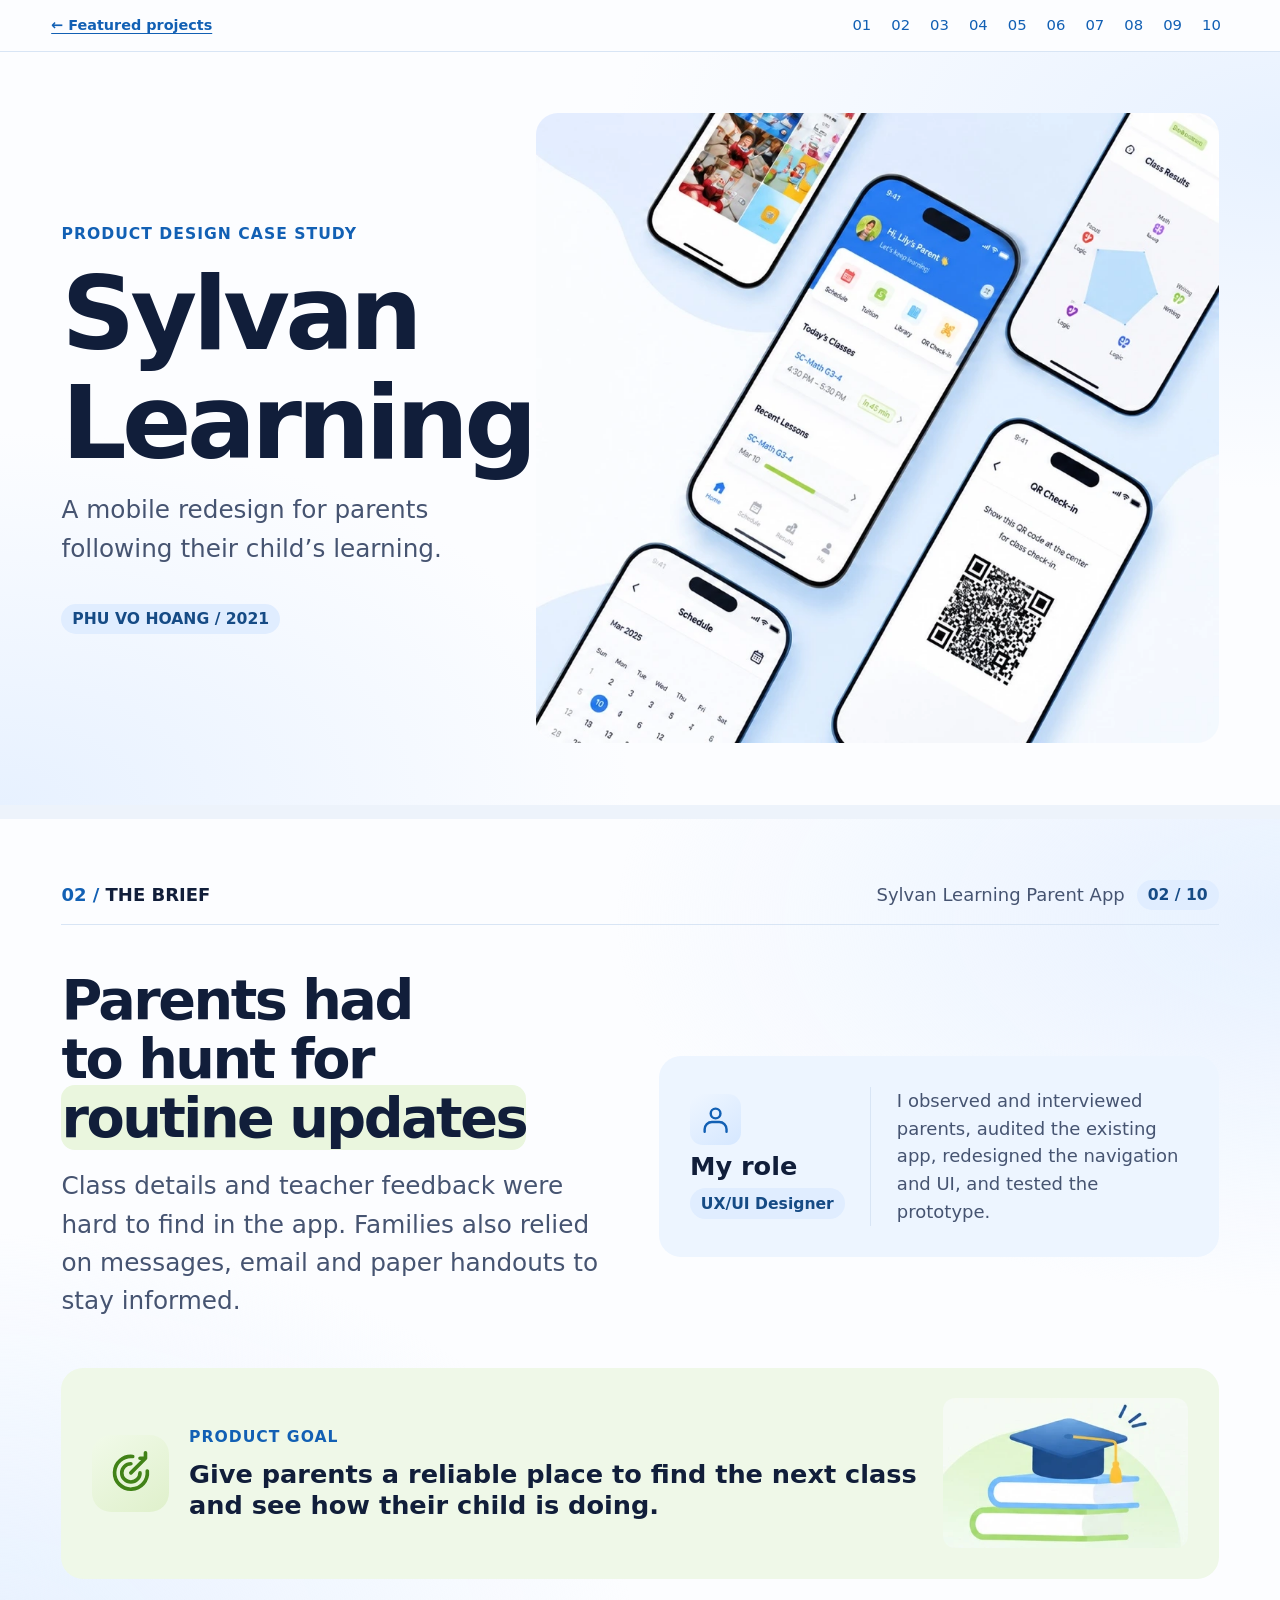
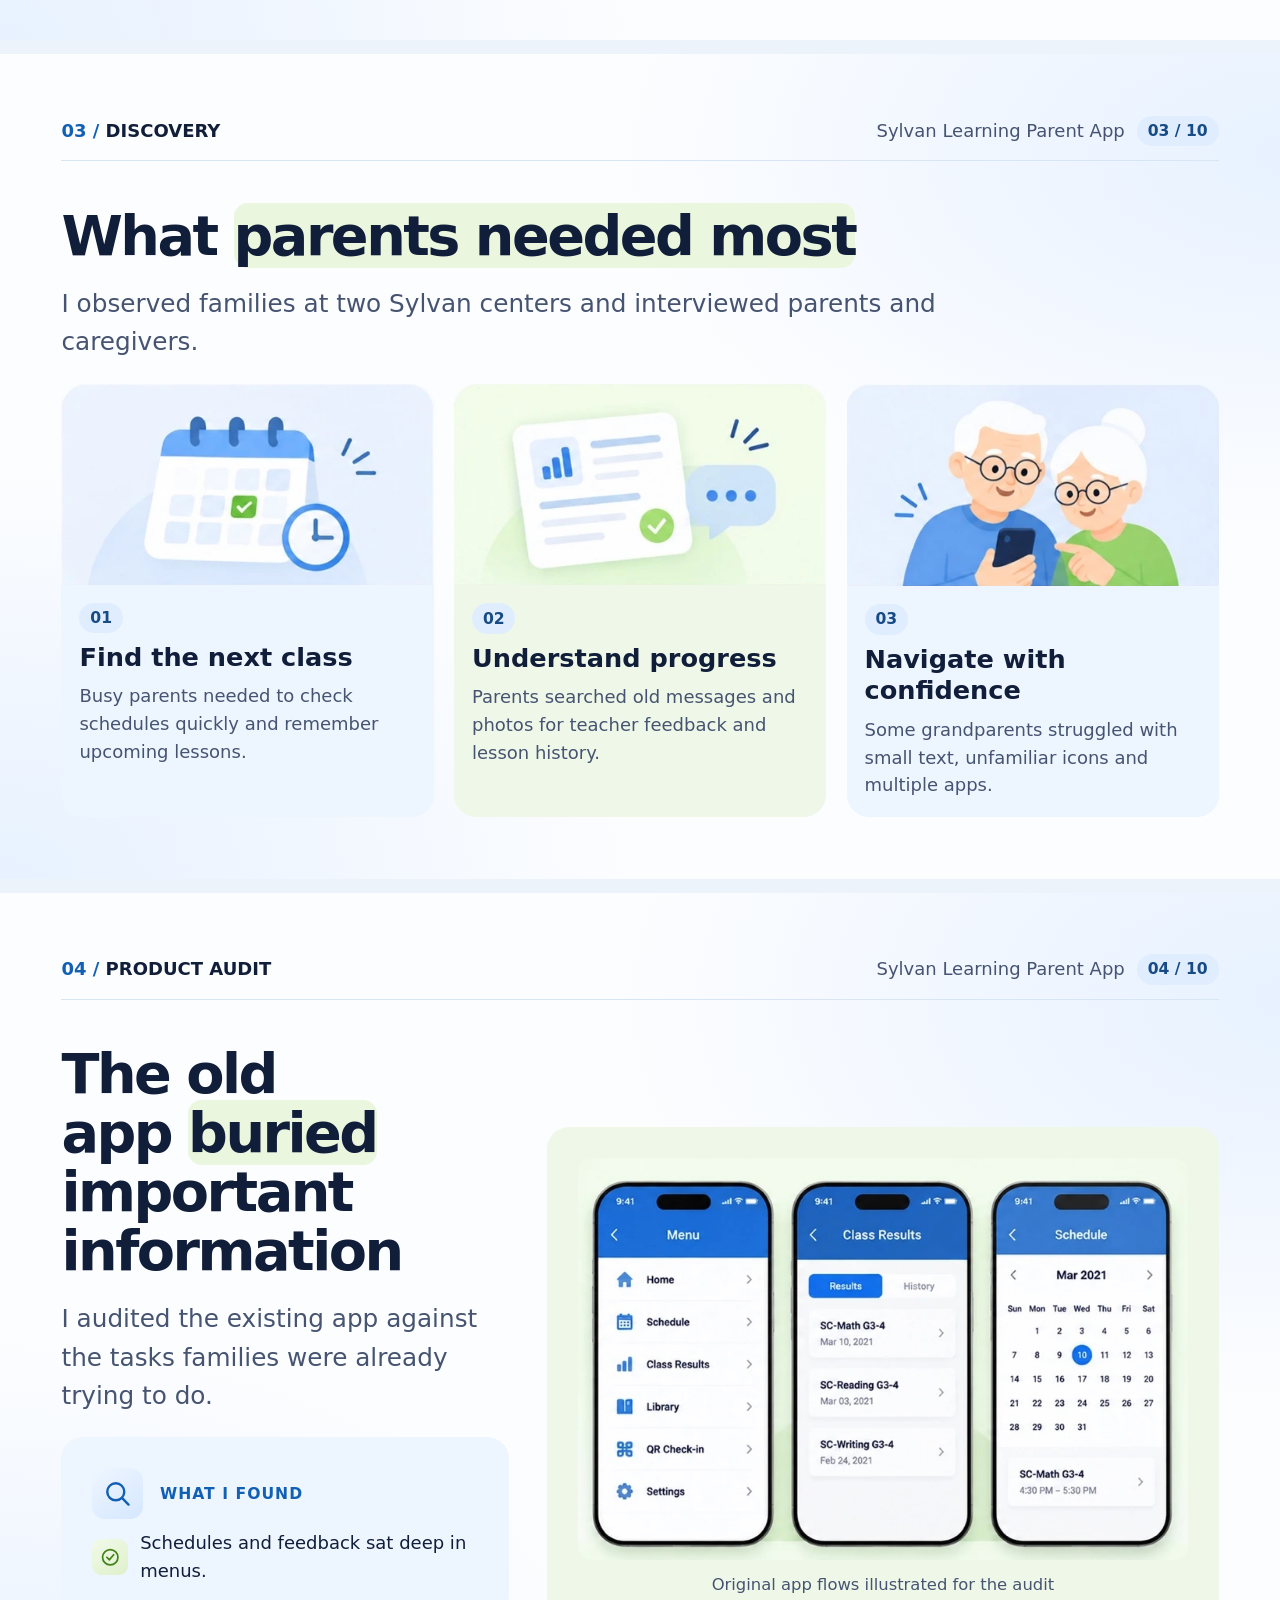
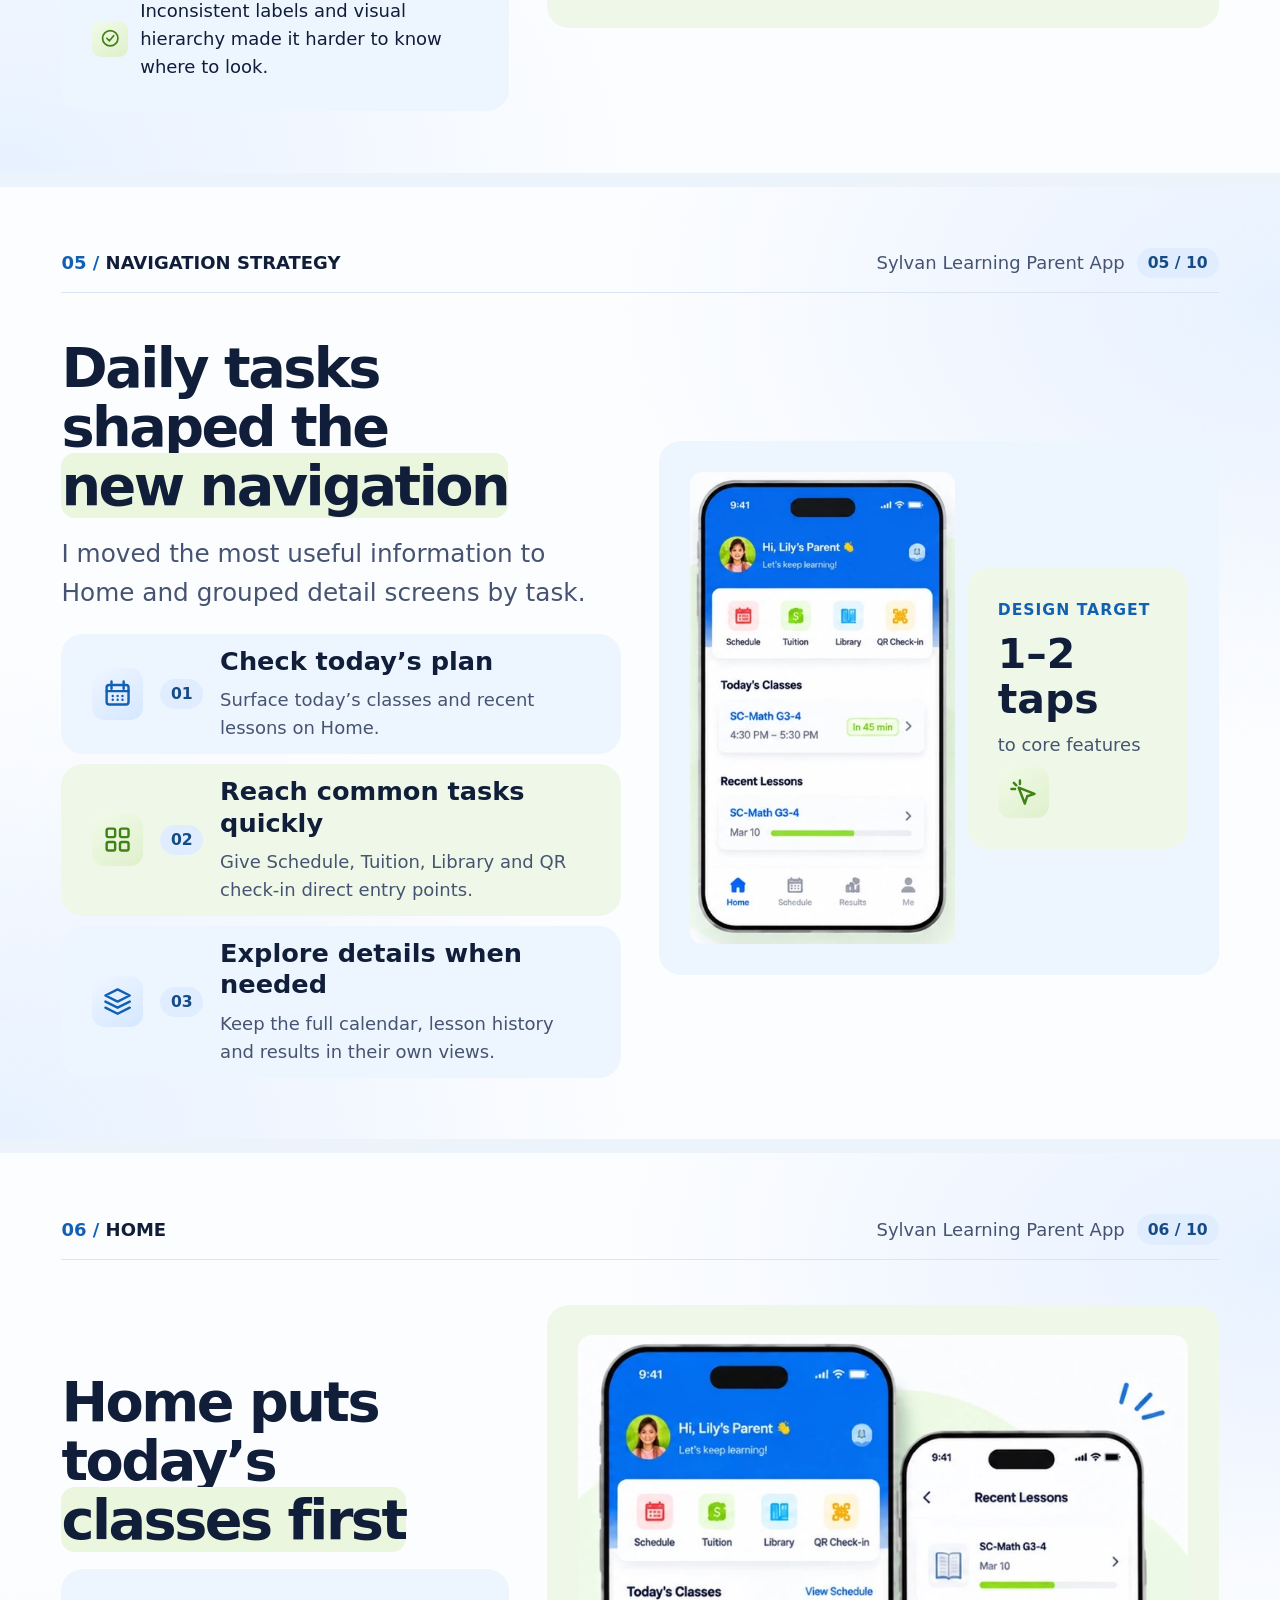
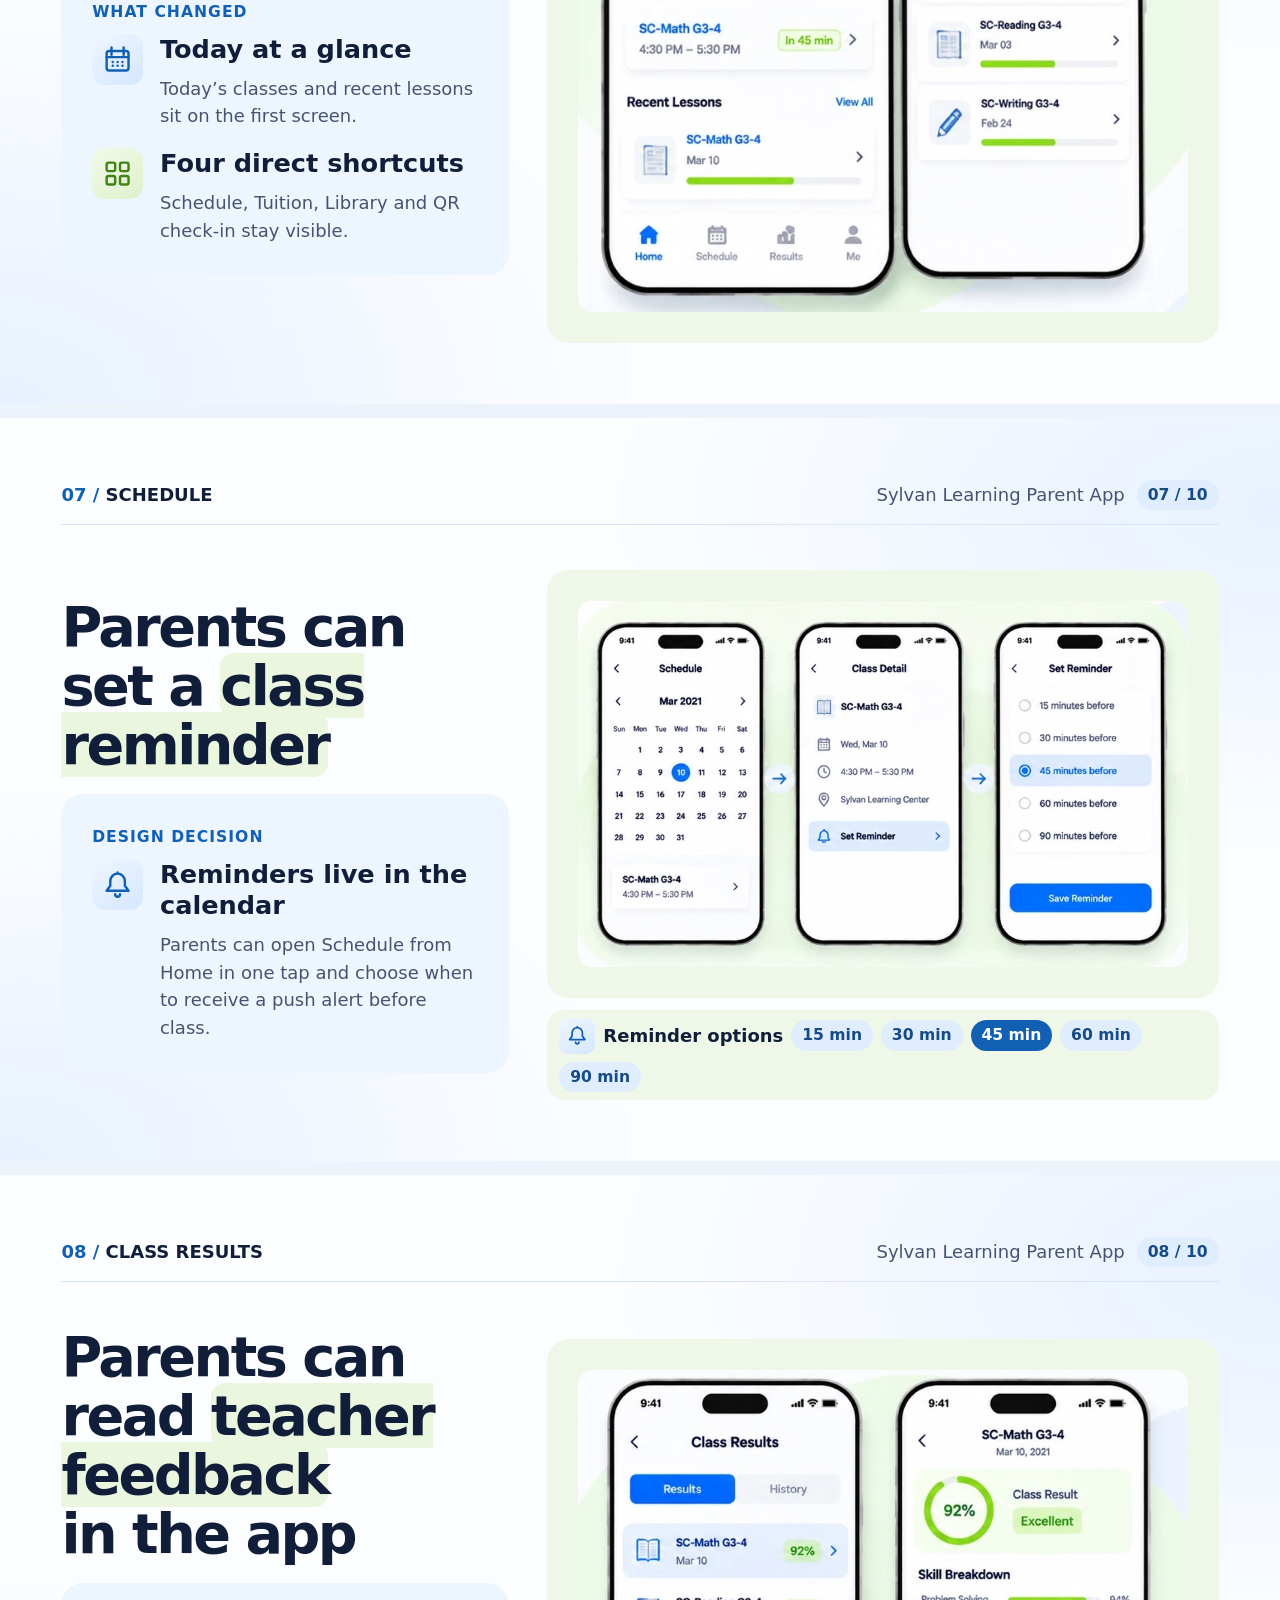
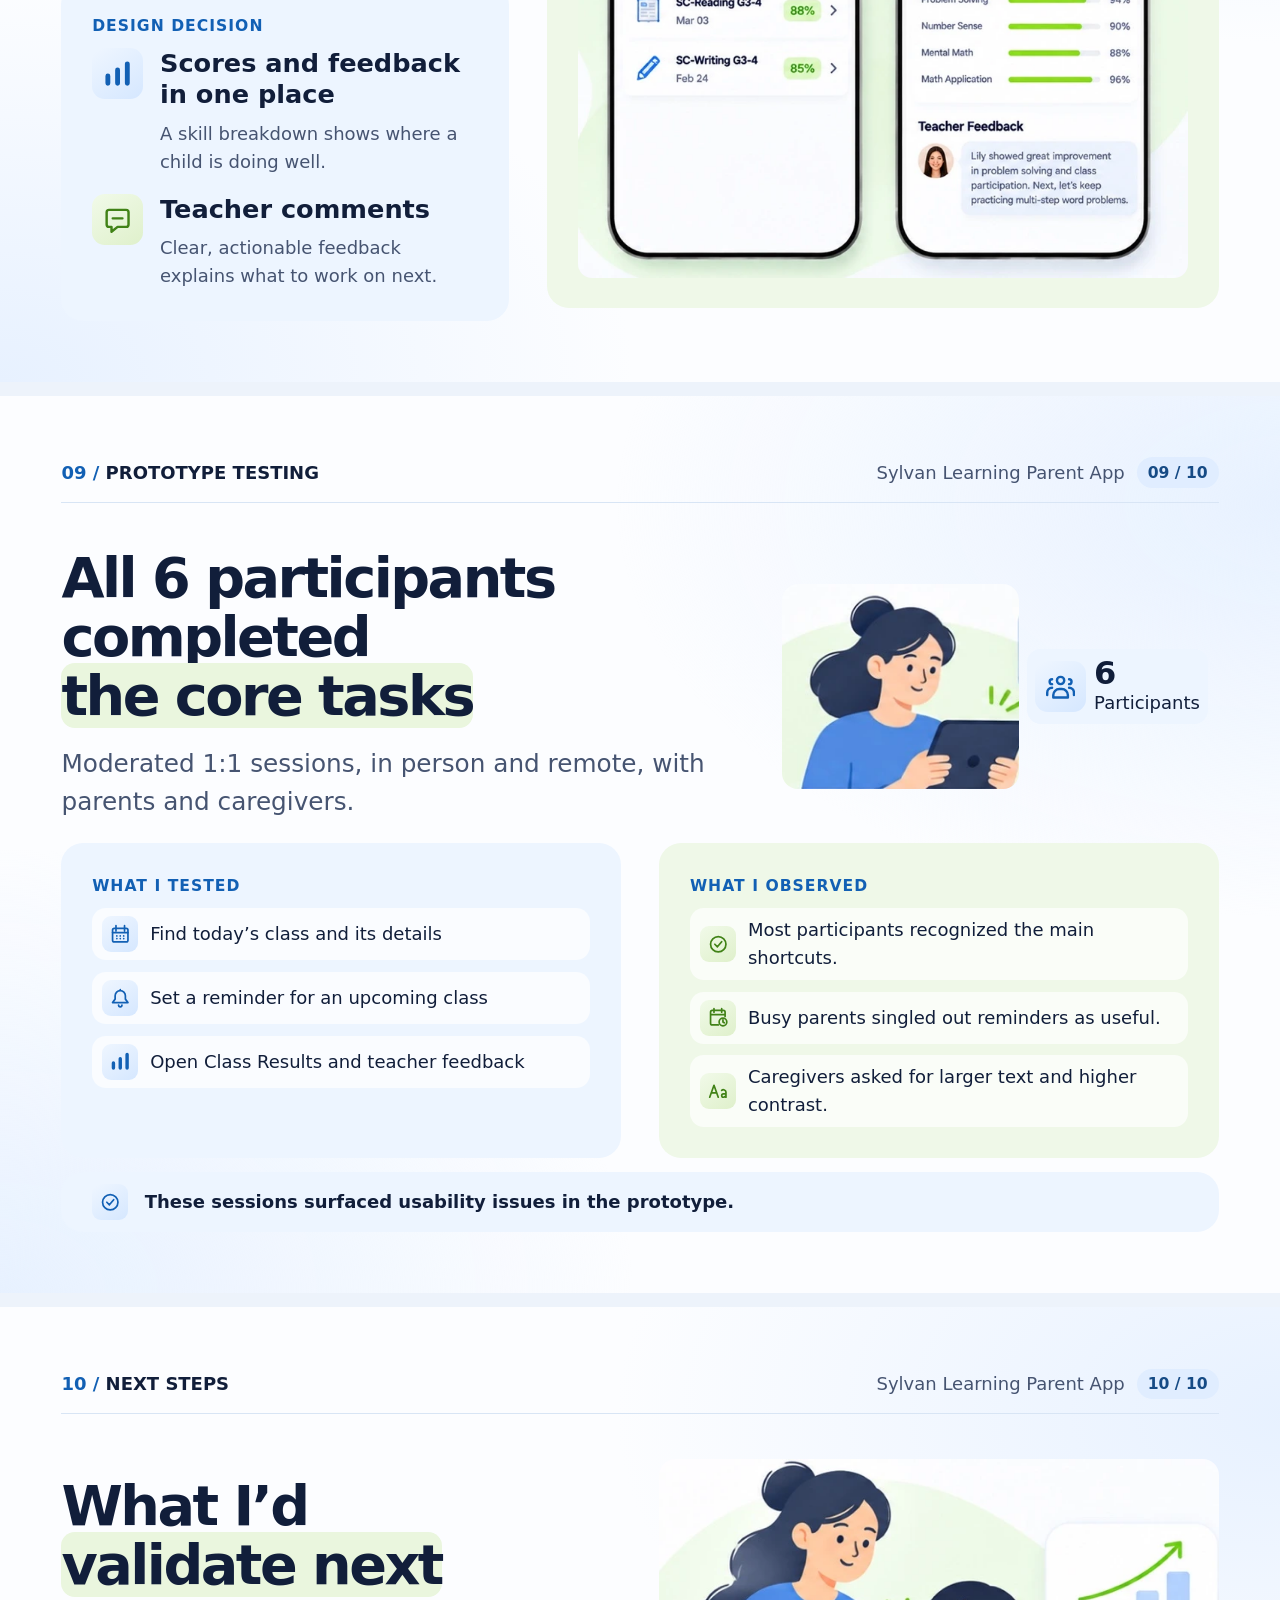
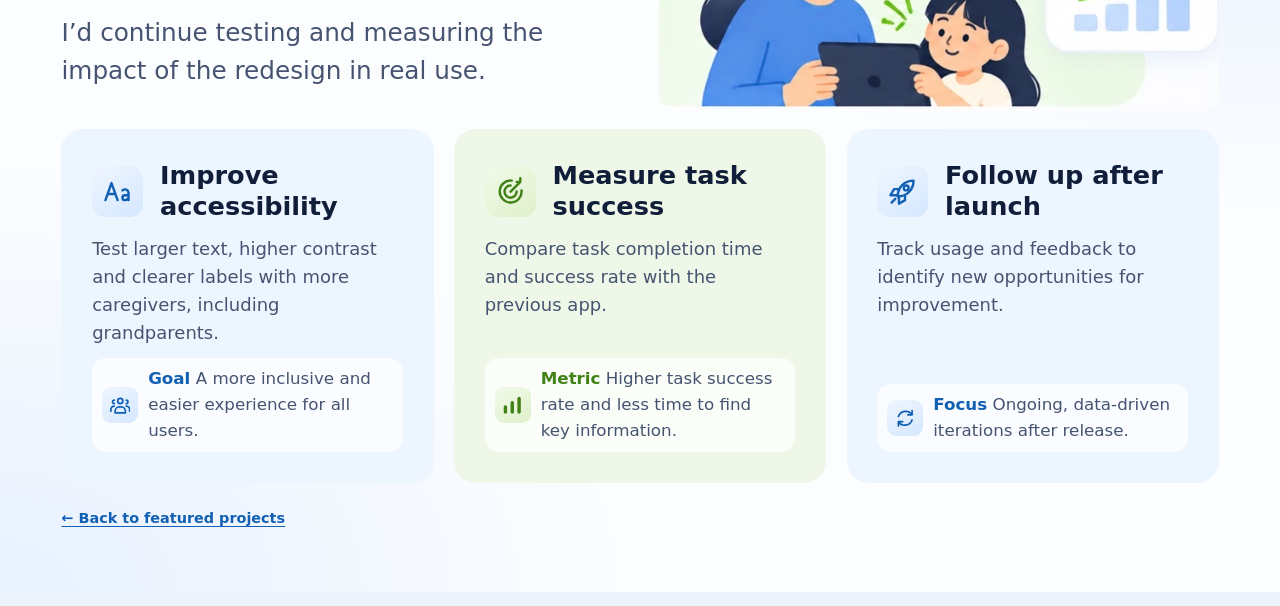
<file: sylvan-learning.html>
<!doctype html>
<html lang="en">
<head>
<meta charset="utf-8">
<meta name="viewport" content="width=device-width, initial-scale=1">
<meta name="description" content="Sylvan Learning parent app redesign, a product design case study by Phu Vo Hoang.">
<title>Sylvan Learning | Phu Vo Hoang</title>
<link rel="stylesheet" href="assets/sylvan/case-study.css?v=type-plus-2">
</head>
<body>
<svg class="icon-definitions" xmlns="http://www.w3.org/2000/svg" width="0" height="0" aria-hidden="true" focusable="false">
  <symbol id="syl-icon-person" viewBox="0 0 24 24"><circle cx="12" cy="7" r="4"/><path d="M3 22v-2a6 6 0 0 1 6-6h6a6 6 0 0 1 6 6v2"/></symbol>
  <symbol id="syl-icon-target" viewBox="0 0 24 24"><path d="M21 11a9 9 0 1 1-8-8m4 9a5 5 0 1 1-5-5m0 5 8-8m-3 0h3V1"/></symbol>
  <symbol id="syl-icon-search" viewBox="0 0 24 24"><circle cx="10.5" cy="10.5" r="7"/><path d="m16 16 5 5"/></symbol>
  <symbol id="syl-icon-check" viewBox="0 0 24 24"><circle cx="12" cy="12" r="9"/><path d="m8 12 3 3 5-6"/></symbol>
  <symbol id="syl-icon-calendar" viewBox="0 0 24 24"><rect x="3" y="5" width="18" height="16" rx="2"/><path d="M7 2v6m10-6v6M3 10h18m-13 4h.01m4 0h.01m4 0h.01m-8 3h.01m4 0h.01m4 0h.01"/></symbol>
  <symbol id="syl-icon-grid" viewBox="0 0 24 24"><rect x="3" y="3" width="7" height="7" rx="1.5"/><rect x="14" y="3" width="7" height="7" rx="1.5"/><rect x="3" y="14" width="7" height="7" rx="1.5"/><rect x="14" y="14" width="7" height="7" rx="1.5"/></symbol>
  <symbol id="syl-icon-layers" viewBox="0 0 24 24"><path d="m12 2 10 5-10 5L2 7l10-5ZM2 12l10 5 10-5M2 17l10 5 10-5"/></symbol>
  <symbol id="syl-icon-pointer" viewBox="0 0 24 24"><path d="m8 8 13 5-6 2-2 6-5-13ZM4 4l2 2m3-4v3M2 9h3"/></symbol>
  <symbol id="syl-icon-bell" viewBox="0 0 24 24"><path d="M12 3a6 6 0 0 1 6 6v4l3 4H3l3-4V9a6 6 0 0 1 6-6Zm-2 17a2 2 0 0 0 4 0M12 2v1"/></symbol>
  <symbol id="syl-icon-bars" viewBox="0 0 24 24"><path d="M4 20v-6m8 6V9m8 11V4" stroke-width="4"/></symbol>
  <symbol id="syl-icon-comment" viewBox="0 0 24 24"><path d="M5 4h14a2 2 0 0 1 2 2v10a2 2 0 0 1-2 2h-7l-5 4v-4H5a2 2 0 0 1-2-2V6a2 2 0 0 1 2-2Zm3 7h8"/></symbol>
  <symbol id="syl-icon-users" viewBox="0 0 24 24"><circle cx="12" cy="7" r="3"/><path d="M6 21v-2a5 5 0 0 1 5-5h2a5 5 0 0 1 5 5v2ZM5 6a2 2 0 0 0 0 4m14-4a2 2 0 0 1 0 4M1 19v-2a4 4 0 0 1 4-4m18 6v-2a4 4 0 0 0-4-4"/></symbol>
  <symbol id="syl-icon-calendar-clock" viewBox="0 0 24 24"><path d="M12 21H5a2 2 0 0 1-2-2V6a2 2 0 0 1 2-2h13a2 2 0 0 1 2 2v5M7 2v4m9-4v4M3 9h17"/><circle cx="17.5" cy="17.5" r="4.5"/><path d="M17.5 15v2.5l1.5 1"/></symbol>
  <symbol id="syl-icon-type" viewBox="0 0 24 24"><path d="m2 19 5-14 5 14M4 14h6m11 5v-6a3 3 0 0 0-5-2m5 4h-3a2 2 0 0 0 0 4c1 0 2-.5 3-1.5"/></symbol>
  <symbol id="syl-icon-rocket" viewBox="0 0 24 24"><path d="M8 16c0-8 6-13 13-13 0 7-5 13-13 13Zm0-6H5l-3 5h6m6 1v3l-5 3v-6m-3 2-3 3"/><circle cx="15" cy="9" r="2"/></symbol>
  <symbol id="syl-icon-refresh" viewBox="0 0 24 24"><path d="M20 8a9 9 0 0 0-16 2m16-7v5h-5M4 16a9 9 0 0 0 16-2m-16 7v-5h5"/></symbol>
</svg>
<nav class="toolbar" aria-label="Case study navigation"><a class="back" href="./#projects">← Featured projects</a><div class="chapters"><a href="#slide-1" aria-label="01 Cover">01</a><a href="#slide-2" aria-label="02 The brief">02</a><a href="#slide-3" aria-label="03 Discovery">03</a><a href="#slide-4" aria-label="04 Product audit">04</a><a href="#slide-5" aria-label="05 Navigation strategy">05</a><a href="#slide-6" aria-label="06 Home">06</a><a href="#slide-7" aria-label="07 Schedule">07</a><a href="#slide-8" aria-label="08 Class results">08</a><a href="#slide-9" aria-label="09 Prototype testing">09</a><a href="#slide-10" aria-label="10 Next steps">10</a></div></nav>
<main>
<section class="slide cover" id="slide-1" aria-labelledby="cover-title">
  <div><p class="label">Product design case study</p><h1 id="cover-title">Sylvan<br>Learning</h1><p class="lead">A mobile redesign for parents following their child’s learning.</p><p class="pill author">Phu Vo Hoang / 2021</p></div>
  <img class="" src="assets/sylvan/cover.webp" width="936" height="864" alt="Angled mockups of the Sylvan Learning parent app" loading="eager">
</section>
<section class="slide" id="slide-2" aria-labelledby="heading-2">
  <div class="folio"><span><b>02 /</b> The brief</span><span class="folio-name">Sylvan Learning Parent App</span><span class="pill">02 / 10</span></div>
  <div class="split equal">
<div><h2 id="heading-2">Parents had to hunt for <mark>routine updates</mark></h2><p class="lead">Class details and teacher feedback were hard to find in the app. Families also relied on messages, email and paper handouts to stay informed.</p></div>
<aside class="callout role-card"><div><span class="icon-tile" aria-hidden="true"><svg viewBox="0 0 24 24" focusable="false"><use href="#syl-icon-person"/></svg></span><h3>My role</h3><span class="pill">UX/UI Designer</span></div><p>I observed and interviewed parents, audited the existing app, redesigned the navigation and UI, and tested the prototype.</p></aside>
</div>
<div class="goal callout green"><span class="icon-tile lime" aria-hidden="true"><svg viewBox="0 0 24 24" focusable="false"><use href="#syl-icon-target"/></svg></span><div><p class="label">Product goal</p><h3>Give parents a reliable place to find the next class and see how their child is doing.</h3></div><img class="" src="assets/sylvan/goal.webp" width="380" height="233" alt="" loading="lazy"></div>
</section>
<section class="slide" id="slide-3" aria-labelledby="heading-3">
  <div class="folio"><span><b>03 /</b> Discovery</span><span class="folio-name">Sylvan Learning Parent App</span><span class="pill">03 / 10</span></div>
  <h2 id="heading-3">What <mark>parents needed most</mark></h2><p class="lead">I observed families at two Sylvan centers and interviewed parents and caregivers.</p><div class="cards discovery"><article class="card"><img class="" src="assets/sylvan/calendar-art.webp" width="450" height="243" alt="" loading="lazy"><div class="card-body"><span class="pill">01</span><h3>Find the next class</h3><p>Busy parents needed to check schedules quickly and remember upcoming lessons.</p></div></article><article class="card"><img class="" src="assets/sylvan/progress-art.webp" width="448" height="243" alt="" loading="lazy"><div class="card-body"><span class="pill">02</span><h3>Understand progress</h3><p>Parents searched old messages and photos for teacher feedback and lesson history.</p></div></article><article class="card"><img class="" src="assets/sylvan/caregiver-art.webp" width="446" height="243" alt="" loading="lazy"><div class="card-body"><span class="pill">03</span><h3>Navigate with confidence</h3><p>Some grandparents struggled with small text, unfamiliar icons and multiple apps.</p></div></article></div>
</section>
<section class="slide" id="slide-4" aria-labelledby="heading-4">
  <div class="folio"><span><b>04 /</b> Product audit</span><span class="folio-name">Sylvan Learning Parent App</span><span class="pill">04 / 10</span></div>
  <div class="split"><div><h2 id="heading-4">The old app <mark>buried</mark> important information</h2><p class="lead">I audited the existing app against the tasks families were already trying to do.</p><div class="callout"><p class="label icon-heading"><span class="icon-tile" aria-hidden="true"><svg viewBox="0 0 24 24" focusable="false"><use href="#syl-icon-search"/></svg></span><span>What I found</span></p><ul class="checks"><li><span class="icon-tile lime" aria-hidden="true"><svg viewBox="0 0 24 24" focusable="false"><use href="#syl-icon-check"/></svg></span><span>Schedules and feedback sat deep in menus.</span></li><li><span class="icon-tile lime" aria-hidden="true"><svg viewBox="0 0 24 24" focusable="false"><use href="#syl-icon-check"/></svg></span><span>Inconsistent labels and visual hierarchy made it harder to know where to look.</span></li></ul></div></div><figure class="visual green"><img class="" src="assets/sylvan/audit.webp" width="782" height="516" alt="Three illustrative screens showing the original menu, class results and schedule" loading="lazy"><figcaption>Original app flows illustrated for the audit</figcaption></figure></div>
</section>
<section class="slide" id="slide-5" aria-labelledby="heading-5">
  <div class="folio"><span><b>05 /</b> Navigation strategy</span><span class="folio-name">Sylvan Learning Parent App</span><span class="pill">05 / 10</span></div>
  <div class="split equal"><div><h2 id="heading-5">Daily tasks shaped the <mark>new navigation</mark></h2><p class="lead">I moved the most useful information to Home and grouped detail screens by task.</p><div class="cards stack"><div class="card strategy-step"><span class="icon-tile" aria-hidden="true"><svg viewBox="0 0 24 24" focusable="false"><use href="#syl-icon-calendar"/></svg></span><span class="pill">01</span><div><h3>Check today’s plan</h3><p>Surface today’s classes and recent lessons on Home.</p></div></div><div class="card strategy-step"><span class="icon-tile lime" aria-hidden="true"><svg viewBox="0 0 24 24" focusable="false"><use href="#syl-icon-grid"/></svg></span><span class="pill">02</span><div><h3>Reach common tasks quickly</h3><p>Give Schedule, Tuition, Library and QR check-in direct entry points.</p></div></div><div class="card strategy-step"><span class="icon-tile" aria-hidden="true"><svg viewBox="0 0 24 24" focusable="false"><use href="#syl-icon-layers"/></svg></span><span class="pill">03</span><div><h3>Explore details when needed</h3><p>Keep the full calendar, lesson history and results in their own views.</p></div></div></div></div><div class="target-visual"><img class="" src="assets/sylvan/navigation.webp" width="364" height="649" alt="Redesigned Home with four shortcuts, today’s classes and recent lessons" loading="lazy"><aside class="callout green"><p class="label">Design target</p><strong>1–2 taps</strong><p>to core features</p><span class="icon-tile lime" aria-hidden="true"><svg viewBox="0 0 24 24" focusable="false"><use href="#syl-icon-pointer"/></svg></span></aside></div></div>
</section>
<section class="slide" id="slide-6" aria-labelledby="heading-6">
  <div class="folio"><span><b>06 /</b> Home</span><span class="folio-name">Sylvan Learning Parent App</span><span class="pill">06 / 10</span></div>
  <div class="split"><div><h2 id="heading-6">Home puts today’s <mark>classes first</mark></h2><div class="callout"><p class="label">What changed</p><div class="icon-row"><span class="icon-tile" aria-hidden="true"><svg viewBox="0 0 24 24" focusable="false"><use href="#syl-icon-calendar"/></svg></span><div><h3>Today at a glance</h3><p>Today’s classes and recent lessons sit on the first screen.</p></div></div><div class="icon-row"><span class="icon-tile lime" aria-hidden="true"><svg viewBox="0 0 24 24" focusable="false"><use href="#syl-icon-grid"/></svg></span><div><h3>Four direct shortcuts</h3><p>Schedule, Tuition, Library and QR check-in stay visible.</p></div></div></div></div><figure class="visual green"><img class="" src="assets/sylvan/home.webp" width="737" height="697" alt="Redesigned Home and Recent Lessons side by side" loading="lazy"></figure></div>
</section>
<section class="slide" id="slide-7" aria-labelledby="heading-7">
  <div class="folio"><span><b>07 /</b> Schedule</span><span class="folio-name">Sylvan Learning Parent App</span><span class="pill">07 / 10</span></div>
  <div class="split"><div><h2 id="heading-7">Parents can set a <mark>class reminder</mark></h2><div class="callout"><p class="label">Design decision</p><div class="icon-row"><span class="icon-tile" aria-hidden="true"><svg viewBox="0 0 24 24" focusable="false"><use href="#syl-icon-bell"/></svg></span><div><h3>Reminders live in the calendar</h3><p>Parents can open Schedule from Home in one tap and choose when to receive a push alert before class.</p></div></div></div></div><div><figure class="visual green"><img class="" src="assets/sylvan/schedule.webp" width="904" height="543" alt="Three steps: Schedule, Class Detail and Set Reminder" loading="lazy"></figure><div class="options"><span class="icon-tile" aria-hidden="true"><svg viewBox="0 0 24 24" focusable="false"><use href="#syl-icon-bell"/></svg></span><strong>Reminder options</strong><span class="pill">15 min</span><span class="pill">30 min</span><span class="pill option-selected">45 min</span><span class="pill">60 min</span><span class="pill">90 min</span></div></div></div>
</section>
<section class="slide" id="slide-8" aria-labelledby="heading-8">
  <div class="folio"><span><b>08 /</b> Class results</span><span class="folio-name">Sylvan Learning Parent App</span><span class="pill">08 / 10</span></div>
  <div class="split"><div><h2 id="heading-8">Parents can read <mark>teacher feedback</mark> in the app</h2><div class="callout"><p class="label">Design decision</p><div class="icon-row"><span class="icon-tile" aria-hidden="true"><svg viewBox="0 0 24 24" focusable="false"><use href="#syl-icon-bars"/></svg></span><div><h3>Scores and feedback in one place</h3><p>A skill breakdown shows where a child is doing well.</p></div></div><div class="icon-row"><span class="icon-tile lime" aria-hidden="true"><svg viewBox="0 0 24 24" focusable="false"><use href="#syl-icon-comment"/></svg></span><div><h3>Teacher comments</h3><p>Clear, actionable feedback explains what to work on next.</p></div></div></div></div><figure class="visual green"><img class="" src="assets/sylvan/results.webp" width="812" height="676" alt="Class Results list and a lesson detail with sample scores and teacher feedback" loading="lazy"></figure></div>
</section>
<section class="slide" id="slide-9" aria-labelledby="heading-9">
  <div class="folio"><span><b>09 /</b> Prototype testing</span><span class="folio-name">Sylvan Learning Parent App</span><span class="pill">09 / 10</span></div>
  <div class="split test-intro"><div><h2 id="heading-9">All 6 participants completed <mark>the core tasks</mark></h2><p class="lead">Moderated 1:1 sessions, in person and remote, with parents and caregivers.</p></div><div class="testing-visual"><img src="assets/sylvan/testing.webp" width="247" height="214" alt="" loading="lazy"><div class="participant-badge"><span class="icon-tile" aria-hidden="true"><svg viewBox="0 0 24 24" focusable="false"><use href="#syl-icon-users"/></svg></span><span><strong>6</strong> Participants</span></div></div></div>
<div class="split equal">
<div class="callout"><p class="label">What I tested</p><ul class="checks"><li><span class="icon-tile" aria-hidden="true"><svg viewBox="0 0 24 24" focusable="false"><use href="#syl-icon-calendar"/></svg></span><span>Find today’s class and its details</span></li><li><span class="icon-tile" aria-hidden="true"><svg viewBox="0 0 24 24" focusable="false"><use href="#syl-icon-bell"/></svg></span><span>Set a reminder for an upcoming class</span></li><li><span class="icon-tile" aria-hidden="true"><svg viewBox="0 0 24 24" focusable="false"><use href="#syl-icon-bars"/></svg></span><span>Open Class Results and teacher feedback</span></li></ul></div>
<div class="callout green"><p class="label">What I observed</p><ul class="checks"><li><span class="icon-tile lime" aria-hidden="true"><svg viewBox="0 0 24 24" focusable="false"><use href="#syl-icon-check"/></svg></span><span>Most participants recognized the main shortcuts.</span></li><li><span class="icon-tile lime" aria-hidden="true"><svg viewBox="0 0 24 24" focusable="false"><use href="#syl-icon-calendar-clock"/></svg></span><span>Busy parents singled out reminders as useful.</span></li><li><span class="icon-tile lime" aria-hidden="true"><svg viewBox="0 0 24 24" focusable="false"><use href="#syl-icon-type"/></svg></span><span>Caregivers asked for larger text and higher contrast.</span></li></ul></div>
</div><p class="note icon-heading"><span class="icon-tile" aria-hidden="true"><svg viewBox="0 0 24 24" focusable="false"><use href="#syl-icon-check"/></svg></span><span>These sessions surfaced usability issues in the prototype.</span></p>
</section>
<section class="slide" id="slide-10" aria-labelledby="heading-10">
  <div class="folio"><span><b>10 /</b> Next steps</span><span class="folio-name">Sylvan Learning Parent App</span><span class="pill">10 / 10</span></div>
  <div class="split equal next-intro"><div><h2 id="heading-10">What I’d <mark>validate next</mark></h2><p class="lead">I’d continue testing and measuring the impact of the redesign in real use.</p></div><img class="" src="assets/sylvan/next.webp" width="656" height="296" alt="" loading="lazy"></div><div class="cards "><div class="card next-card"><h3 class="icon-heading"><span class="icon-tile" aria-hidden="true"><svg viewBox="0 0 24 24" focusable="false"><use href="#syl-icon-type"/></svg></span><span>Improve accessibility</span></h3><p>Test larger text, higher contrast and clearer labels with more caregivers, including grandparents.</p><div class="next-detail"><span class="icon-tile" aria-hidden="true"><svg viewBox="0 0 24 24" focusable="false"><use href="#syl-icon-users"/></svg></span><p><strong>Goal</strong> A more inclusive and easier experience for all users.</p></div></div><div class="card next-card"><h3 class="icon-heading"><span class="icon-tile lime" aria-hidden="true"><svg viewBox="0 0 24 24" focusable="false"><use href="#syl-icon-target"/></svg></span><span>Measure task success</span></h3><p>Compare task completion time and success rate with the previous app.</p><div class="next-detail"><span class="icon-tile lime" aria-hidden="true"><svg viewBox="0 0 24 24" focusable="false"><use href="#syl-icon-bars"/></svg></span><p><strong>Metric</strong> Higher task success rate and less time to find key information.</p></div></div><div class="card next-card"><h3 class="icon-heading"><span class="icon-tile" aria-hidden="true"><svg viewBox="0 0 24 24" focusable="false"><use href="#syl-icon-rocket"/></svg></span><span>Follow up after launch</span></h3><p>Track usage and feedback to identify new opportunities for improvement.</p><div class="next-detail"><span class="icon-tile" aria-hidden="true"><svg viewBox="0 0 24 24" focusable="false"><use href="#syl-icon-refresh"/></svg></span><p><strong>Focus</strong> Ongoing, data-driven iterations after release.</p></div></div></div><a class="back" href="./#projects">← Back to featured projects</a>
</section>
</main>
</body>
</html>
</file>
<file: assets/home.css>
:root {
  --paper: #fffaf0;
  --ink: #191815;
  --muted: #58554c;
  --accent: #775200;
  --line: #e5ddc9;
  --gold: #ffcf63;
  --radius: 22px;
  color-scheme: light;
}

* { box-sizing: border-box; }
html { scroll-behavior: smooth; scroll-padding-top: 100px; }
body {
  margin: 0;
  background: radial-gradient(circle, #b9ae94 0.85px, transparent 1px) 0 0 / 27px 27px, var(--paper);
  color: var(--ink);
  font: 16px/1.6 "DM Sans", Arial, sans-serif;
}
a { color: inherit; text-decoration: none; }
a:focus-visible { outline: 2px solid var(--accent); outline-offset: 4px; }
main, footer { width: min(1360px, calc(100% - clamp(36px, 8vw, 108px))); margin-inline: auto; }
h1, h2, h3, p { margin: 0; }

nav {
  position: relative;
  z-index: 10;
  display: grid;
  grid-template-columns: 1fr auto 1fr;
  align-items: center;
  gap: 12px;
  padding-block: 20px;
  background: var(--paper);
  box-shadow: 0 0 0 100vmax var(--paper);
  clip-path: inset(0 -100vmax);
}
nav.is-pinned {
  position: sticky;
  top: max(8px, env(safe-area-inset-top));
  padding-inline: 14px;
  border-radius: 32px;
  background: var(--paper);
  clip-path: none;
  box-shadow: 0 5px 25px #19181514;
}
@supports (backdrop-filter: blur(18px)) {
  nav.is-pinned { background: #fffaf0e8; backdrop-filter: blur(18px); }
}
.logo {
  display: inline-grid;
  grid-auto-flow: column;
  place-content: center;
  justify-self: start;
  width: 50px;
  height: 50px;
  border-radius: 42% 56% 45% 55%;
  background: var(--gold);
  font-size: 21px;
  font-weight: 850;
  letter-spacing: -.07em;
}
.logo span { color: var(--accent); }
.navlinks { display: flex; align-items: center; gap: clamp(2px, 1vw, 14px); flex-wrap: wrap; }
.navlinks a { border-radius: 999px; padding: 8px clamp(9px, 1.2vw, 18px); font-weight: 700; color: var(--muted); white-space: nowrap; }
.navlinks a:hover { background: #f7eed7; }
.navlinks [aria-current="location"] { background: var(--ink); color: #fff; }
.navlinks [aria-current="location"]:hover { background: #373329; }
.nav-contact { justify-self: end; }

.intro {
  position: relative;
  isolation: isolate;
  display: grid;
  grid-template-columns: minmax(0, 1.65fr) minmax(0, 1fr);
  align-items: center;
  min-height: min(700px, calc(100svh - 90px));
  gap: clamp(28px, 6vw, 96px);
  padding-block: clamp(55px, 9vw, 126px);
}
.eyebrow {
  color: var(--accent);
  font-size: 13px;
  font-weight: 750;
  letter-spacing: .085em;
  text-transform: uppercase;
  margin-bottom: 8px;
}
.hero-role { font: italic 400 clamp(1.7rem, 3vw, 2.9rem)/1.12 "Instrument Serif", Georgia, serif; }
.hero-role span { margin-inline: .12em; color: var(--accent); }
.intro h1 {
  max-width: 18ch;
  font-size: clamp(2.45rem, 4.45vw, 4.45rem);
  letter-spacing: -.065em;
  line-height: 1.04;
  text-wrap: balance;
  margin: 17px 0 23px;
}
.intro h1 em {
  font-style: normal;
  background: linear-gradient(transparent 70%, #ffd35b99 70%, #ffd35b99 92%, transparent 92%);
}
.lead { max-width: 58ch; color: var(--muted); font-size: clamp(1.125rem, 1.48vw, 1.3rem); }
.hero-actions { display: flex; flex-wrap: wrap; gap: 10px; margin-top: 24px; }
.button, .button-secondary, .nav-contact {
  display: inline-flex;
  justify-content: center;
  align-items: center;
  gap: 12px;
  min-height: 45px;
  padding: 10px 20px;
  border: 1px solid var(--ink);
  border-radius: 999px;
  background: var(--ink);
  color: white;
  font-size: 15px;
  font-weight: 750;
  transition: background .18s ease, color .18s ease;
}
.hero-actions .button-secondary { background: var(--paper); color: var(--ink); }
.button:hover, .button-secondary:hover, .nav-contact:hover { background: #373329; color: white; }
.tags { display: flex; flex-wrap: wrap; gap: 7px; margin-top: 24px; }
.tags span { padding: 4px 11px; border: 1px solid #e8dec3; border-radius: 999px; background: #fff8e8; color: var(--muted); font-size: 13px; }
.visual { position: relative; isolation: isolate; width: min(100%, 420px); margin-inline: auto; }
.portrait {
  display: block;
  width: 100%;
  height: auto;
  border-radius: 44% 48% 42% 45% / 47% 40% 48% 44%;
  background: #f8ecd4;
}
.hero-pattern { position: absolute; z-index: -1; inset: 0 0 0 59%; overflow: clip; pointer-events: none; }
.hero-pattern-layer {
  position: absolute;
  inset: 15% 7%;
  border-radius: 50%;
  background: radial-gradient(ellipse at center, #ffcf6370, transparent 65%);
  transform: translateY(var(--hero-shift, 0px));
}
.photo-note { display: flex; justify-content: center; flex-wrap: wrap; gap: 5px 16px; margin-top: 22px; color: var(--muted); text-align: center; font-size: 11px; letter-spacing: .075em; }

.featured-projects, .story, .contact { padding-block: clamp(36px, 6vw, 78px); border-top: 1px solid var(--line); }
.projects-heading h2, .contact h2 { font-size: clamp(2rem, 4vw, 3.5rem); line-height: 1.1; letter-spacing: -.05em; }
.projects-heading { margin-bottom: 24px; }
.project-grid { display: grid; grid-template-columns: repeat(3, minmax(0, 1fr)); gap: 34px 24px; }
.project-card { min-width: 0; }
.project-card > a { display: block; position: relative; border-radius: var(--radius); }
.project-card > a::before {
  content: "";
  position: absolute;
  right: 13px;
  bottom: 13px;
  display: grid;
  place-items: center;
  width: 37px;
  aspect-ratio: 1;
  border-radius: 50%;
  background: var(--paper);
  color: var(--ink);
  font-size: 20px;
  transition: background .18s ease, color .18s ease;
}
.project-card > a::after {
  position: absolute;
  right: 27px;
  bottom: 27px;
  pointer-events: none;
}
.project-card > a:hover::before, .project-card > a:focus-visible::before { background: var(--ink); }
.project-card > a:hover::after, .project-card > a:focus-visible::after { color: white; }
.project-card img { display: block; width: 100%; height: auto; aspect-ratio: 8 / 5; object-fit: cover; border-radius: var(--radius); box-shadow: 0 2px 5px #1918150a, 0 8px 20px #19181513; }
.project-copy { padding-top: 12px; }
.project-number { display: flex; align-items: center; gap: 10px; color: var(--muted); font-size: 13px; font-weight: 650; letter-spacing: .065em; }
.project-number::after { content: ""; flex: 1; height: 1px; background: var(--line); }
.project-copy h3 { margin-top: 6px; font-size: clamp(1.125rem, 1.65vw, 1.5rem); font-weight: 750; letter-spacing: -.025em; line-height: 1.25; text-wrap: balance; }
.project-copy h3 a:hover { text-decoration: underline; text-decoration-thickness: 1px; text-underline-offset: .15em; }
.project-copy p { margin-top: 8px; color: var(--muted); font-size: clamp(.95rem, 1.2vw, 1.1rem); }

.story { display: grid; grid-template-columns: minmax(0, 1fr) minmax(0, 2.5fr); gap: 25px 48px; }
.label { font-size: clamp(1.45rem, 2.6vw, 2.35rem); font-weight: 800; line-height: 1.12; letter-spacing: -.045em; }
.label small { display: block; margin-bottom: 8px; font-size: 13px; letter-spacing: .07em; color: var(--accent); }
.approach { display: grid; grid-template-columns: repeat(3, minmax(0, 1fr)); gap: 12px; }
.approach article { padding: 17px; border-radius: 18px; background: #fff0c6; }
.approach article:nth-child(2) { background: #ffe8a9; }
.approach article:nth-child(3) { background: #f5edd8; }
.approach b { display: block; font-size: 17px; }
.approach p, .role p, .contact p { color: var(--muted); margin-top: 6px; }
.num { display: block; margin-bottom: 10px; font-size: 12px; font-weight: 700; color: var(--muted); }
.role { display: grid; grid-template-columns: 1fr auto; align-items: baseline; gap: 6px 14px; padding: 14px 0; border-bottom: 1px solid var(--line); }
.role:first-child { padding-top: 0; }
.role h3 { font-size: 18px; line-height: 1.3; }
.role p, .role time { font-size: 14px; color: var(--muted); }
.journey > p { margin-top: 15px; color: var(--muted); font-size: 13px; }
.contact { display: flex; justify-content: space-between; align-items: center; gap: 24px; }
.contact h2 span { color: var(--accent); }
.contact p { font-size: 17px; }
.contact .button-secondary { flex: none; }
footer { display: flex; justify-content: space-between; gap: 8px 18px; flex-wrap: wrap; border-top: 1px solid var(--line); padding-block: 20px; color: var(--muted); font-size: 13px; }

@media (max-width: 900px) {
  .project-grid { grid-template-columns: repeat(2, minmax(0, 1fr)); }
  .story { grid-template-columns: 1fr; }
}
@media (max-width: 700px) {
  .intro { grid-template-columns: 1fr; padding-block: 40px 46px; min-height: 0; }
  .intro h1 { max-width: 16ch; }
  .visual { width: min(75%, 330px); }
  .hero-pattern { inset: 35% 0 0; }
  .contact { align-items: flex-start; flex-direction: column; }
  nav { grid-template-columns: 1fr 1fr; gap: 8px; padding-block: 12px; }
  .navlinks { grid-row: 2; grid-column: 1 / -1; }
  .nav-contact { grid-row: 1; grid-column: 2; }
  html { scroll-padding-top: 128px; }
}
@media (max-width: 520px) {
  .project-grid, .approach { grid-template-columns: 1fr; }
  .role { grid-template-columns: 1fr; }
}
@media (prefers-reduced-motion: reduce) {
  html { scroll-behavior: auto; }
  .hero-pattern-layer { transform: none; }
  *, *::before, *::after { transition-duration: 0s !important; }
}

.nav-contact span[aria-hidden], .button-secondary span[aria-hidden] {
  display: inline-grid;
  place-items: center;
  width: 12px;
  height: 12px;
  font-size: 0;
}
.nav-contact span[aria-hidden]::before, .button-secondary span[aria-hidden]::before,
.project-card > a::after {
  content: "";
  width: 8px;
  height: 8px;
  border-top: 1.5px solid currentColor;
  border-right: 1.5px solid currentColor;
  background: linear-gradient(135deg, transparent 43%, currentColor 44%, currentColor 56%, transparent 57%);
}
</file>
<file: assets/personal-views/case-study.css>
:root {
  --ink: #211044;
  --muted: #55456d;
  --violet: #5821c4;
  --line: #e1d7f3;
  --wash: #eee5ff;
  --paper: #fcf9ff;
  color-scheme: light;
}
* { box-sizing: border-box; }
body { margin: 0; background: #eee9f6; color: var(--ink); font: 18px/1.5 system-ui, sans-serif; }
a { color: var(--violet); text-underline-offset: .2em; }
:focus-visible { outline: 2px solid var(--violet); outline-offset: 3px; }
img { display: block; max-width: 100%; height: auto; }
h1, h2, h3, h4, p, figure, blockquote { margin: 0; }
p { color: var(--muted); }
h1, h2 { letter-spacing: -.054em; line-height: 1.04; text-wrap: balance; }
h1 { font-size: clamp(2.6rem, 5.1vw, 5.4rem); }
h2 { font-size: clamp(2.1rem, 4.05vw, 4.25rem); }
h3 { font-size: clamp(1.15rem, 1.9vw, 1.65rem); line-height: 1.2; }
h4 { font-size: 1.05rem; line-height: 1.25; }
.toolbar {
  position: sticky;
  z-index: 2;
  top: 0;
  display: flex;
  justify-content: space-between;
  align-items: center;
  flex-wrap: wrap;
  gap: 3px 16px;
  padding: 9px clamp(14px, 4.4vw, 70px);
  border-bottom: 1px solid var(--line);
  background: #fff;
}
.chapters { display: flex; flex-wrap: wrap; }
.chapters a { padding: 6px; font-size: calc(.8rem + 2px); border-radius: 6px; text-decoration: none; }
.chapters a:hover { background: var(--wash); }
.back { font-size: .9rem; font-weight: 680; }
main { max-width: 1600px; margin-inline: auto; }
.slide {
  scroll-margin-top: 100px;
  display: flex;
  flex-direction: column;
  gap: clamp(22px, 3vw, 44px);
  min-height: min(55vw, 860px);
  margin-bottom: 14px;
  padding: clamp(20px, 4vw, 64px);
  background: radial-gradient(ellipse at 92% 4%, #e9ddff, transparent 45%),
              radial-gradient(ellipse at 5% 94%, #efe4ff, transparent 36%), var(--paper);
}
.folio, .folio-footer { display: flex; align-items: center; gap: 12px; }
.logo { display: inline-flex; align-items: center; gap: 5px; font-weight: 850; font-size: 1.15rem; }
.logo .glyph { width: 1.45em; height: 1.45em; }
.folio-label { border-left: 1px solid #cdb9ee; padding-left: 12px; color: var(--muted); font-size: calc(.88rem + 2px); }
.chapter-name { margin-left: auto; padding: 5px 12px; border-radius: 999px; background: var(--wash); color: var(--violet); font-size: calc(.8rem + 2px); font-weight: 750; }
.folio-footer { justify-content: space-between; margin-top: auto; padding-top: 12px; border-top: 1px solid #d7c8ee; color: var(--violet); font-size: calc(.8rem + 2px); font-weight: 700; }
.layout { display: grid; grid-template-columns: minmax(0, 1fr) minmax(0, 2.55fr); align-items: start; gap: clamp(18px, 3vw, 45px); }
.cover .layout { grid-template-columns: minmax(0, 1fr) minmax(0, 1.3fr); align-items: center; }
.cover-art { width: 100%; border-radius: 30px; }
.eyebrow { margin-bottom: 10px; color: var(--violet); font-weight: 800; font-size: calc(.85rem + 2px); letter-spacing: .07em; text-transform: uppercase; }
.lead { margin-top: 15px; font-size: calc(clamp(1.02rem, 1.43vw, 1.4rem) + 2px); }
.subtitle { margin-top: 16px; font-size: calc(clamp(1.4rem, 2.5vw, 2.65rem) + 2px); font-weight: 700; letter-spacing: -.035em; line-height: 1.12; }
.subtitle strong { display: block; color: var(--violet); }
.side-art { width: 100%; max-width: 410px; border-radius: 20px; margin-top: 20px; }
.stack { display: grid; gap: 14px; min-width: 0; }
.panel {
  min-width: 0;
  padding: clamp(15px, 2vw, 29px);
  border: 1px solid #fff;
  border-radius: 22px;
  background: #ffffffcf;
  box-shadow: 0 9px 22px #6536b511;
}
.icon-definitions { position: absolute; overflow: hidden; }
.glyph { display: inline-block; flex: none; width: 1.23em; height: 1.23em; fill: none; stroke: currentColor; stroke-width: 1.8; stroke-linecap: round; stroke-linejoin: round; vertical-align: middle; }
.tile {
  display: inline-grid;
  place-items: center;
  width: clamp(32px, 4.2vw, 54px);
  aspect-ratio: 1;
  flex: none;
  border-radius: 27%;
  color: var(--violet);
  background: linear-gradient(145deg, #f6efff, #e9dbff);
  font-size: clamp(1rem, 1.8vw, 1.5rem);
}
.icon-heading, .item, .table-label { display: flex; gap: 10px; align-items: center; }
.icon-heading { margin-bottom: 13px; }
.item { align-items: flex-start; }
.item p { margin-top: 5px; font-size: calc(.94rem + 2px); }
.items { display: grid; gap: 18px; }
.cols-2 { grid-template-columns: repeat(2,minmax(0,1fr)); }
.cols-3 { grid-template-columns: repeat(3,minmax(0,1fr)); }
.tags, .checks, .flow, .ownership-steps, .workspace ul { list-style: none; padding: 0; margin: 0; }
.tags, .filter-preview { display: flex; gap: 7px; flex-wrap: wrap; }
.cover .tags { margin-top: 20px; }
.tags li, .filter-preview span, .role-label {
  display: inline-flex;
  align-items: center;
  gap: 7px;
  padding: 5px 10px;
  border-radius: 999px;
  background: var(--wash);
  color: var(--violet);
  font-size: calc(.84rem + 2px);
  font-weight: 680;
}
.checks { margin-top: 10px; display: flex; flex-wrap: wrap; gap: 5px 18px; }
.checks li::before { content: '✓'; margin-right: 7px; color: var(--violet); font-weight: 850; }
.ownership-steps { display: grid; grid-template-columns: repeat(5,minmax(0,1fr)); gap: 8px; }
.ownership-steps li { display: grid; align-content: start; justify-items: center; gap: 6px; padding: 10px 5px; border-radius: 12px; background: #f8f3ff; font-size: calc(.86rem + 2px); text-align: center; }
.problem-list .item { margin-top: 14px; }
.problem-list .item:first-child { margin-top: 0; }
.problem-list .filter-preview, .problem-list .tags { margin: 9px 0 0 clamp(42px, 5vw, 64px); }
.problem-list .item:not(:first-child) { padding-top: 15px; border-top: 1px solid var(--line); }
.table-scroll { position: relative; overflow-x: auto; margin-top: 13px; }
table { width: 100%; min-width: 500px; border-spacing: 0; font-size: calc(.89rem + 2px); }
th, td { padding: 8px; text-align: left; border-bottom: 1px solid var(--line); }
thead th { background: var(--wash); }
q { color: var(--muted); font-style: italic; }
.table-label .glyph { color: var(--violet); }
.matrix th[scope=row] { font-weight: 600; }
.matrix td { text-align: center; }
.matrix th[scope=col]:not(:first-child) .table-label { justify-content: center; }
.matrix-legend { display: flex; flex-wrap: wrap; gap: 8px 16px; color: var(--muted); font-size: calc(.85rem + 2px); }
.matrix-legend > span { display: inline-flex; gap: 5px; align-items: center; }
.state { display: inline-grid; place-items: center; width: 1.7em; aspect-ratio: 1; border-radius: 100%; font-weight: 850; background: #f1ebfa; color: #655876; }
.state-a { color: var(--violet); background: #e8dcff; }
.sr-only { position: absolute; width: 1px; height: 1px; margin: -1px; padding: 0; overflow: hidden; clip-path: inset(50%); white-space: nowrap; }
.workspace {
  display: grid;
  grid-template-columns: minmax(0, 1fr) minmax(0, 2.4fr);
  margin-top: 12px;
  border: 1px solid var(--line);
  border-radius: 16px;
  background: #faf6ff;
  overflow: hidden;
}
.workspace-sidebar, .workspace-toolbar { padding: clamp(8px, 1.3vw, 16px); }
.workspace-sidebar { border-right: 1px solid var(--line); font-size: calc(.81rem + 2px); }
.workspace ul { margin-top: 8px; }
.workspace li { padding: 5px; border-radius: 6px; }
.workspace li .glyph { margin-right: 5px; color: var(--violet); }
.is-current { background: var(--wash); font-weight: 690; }
.workspace-main { position: relative; }
.workspace-toolbar { display: flex; justify-content: space-between; gap: 5px; border-bottom: 1px solid var(--line); }
.workspace-toolbar .glyph { margin-right: 6px; color: var(--violet); }
.workspace-grid { display: grid; grid-template-columns: repeat(5, minmax(0,1fr)); gap: 12px 7px; padding: 16px 12px; }
.workspace-grid span { height: 13px; border-radius: 5px; background: #ebe4f7; }
.workspace-grid span:nth-child(5n+2) { background: #c8acf7; }
.customize { position: absolute; right: 10%; top: 37%; padding: 5px 10px; border: 2px solid white; border-radius: 999px; background: var(--wash); box-shadow: 0 5px 15px #6e35c02c; color: var(--violet); font-size: calc(.82rem + 2px); font-weight: 700; }
.flow { display: grid; grid-template-columns: repeat(3,minmax(0,1fr)); gap: 15px; }
.flow li { display: flex; gap: 8px; align-items: flex-start; }
.step-number { display: inline-grid; place-items: center; width: 30px; aspect-ratio: 1; border-radius: 11px; flex: none; color: var(--violet); background: var(--wash); font-weight: 800; }
.flow p { margin-top: 4px; font-size: calc(.9rem + 2px); }
.experience-art { margin-top: 14px; width: 100%; border-radius: 12px; }
.testimonial figcaption { display: flex; align-items: center; flex-wrap: wrap; gap: 12px; }
.portrait { width: clamp(52px, 7vw, 94px); border-radius: 15px; }
.testimonial figcaption strong { font-size: 1.2rem; }
.rovio { color: #cb1721; font-size: clamp(1.4rem, 3vw, 2.3rem); margin-left: auto; letter-spacing: -.045em; }
blockquote { margin-top: 18px; padding-left: 14px; border-left: 3px solid #aa7cf5; font-size: calc(clamp(1rem, 1.9vw, 1.55rem) + 2px); font-style: italic; }
#slide-8 .item h4, #slide-10 .panel:last-child .item h4 { font-size: clamp(1.25rem, 2.65vw, 2.5rem); }
.end { padding: 22px clamp(20px, 4vw, 64px) 34px; }
@media (min-width: 761px) and (max-width: 1050px) {
  .cols-3 { grid-template-columns: repeat(2,minmax(0,1fr)); }
}
@media (max-width: 760px) {
  .slide { min-height: 0; }
  .layout, .cover .layout { grid-template-columns: 1fr; }
  .folio-label { display: none; }
  .side-art { max-width: min(65%, 275px); }
}
@media (max-width: 560px) {
  .items, .flow { grid-template-columns: 1fr; }
  .ownership-steps { grid-template-columns: repeat(2,minmax(0,1fr)); }
  .workspace { grid-template-columns: minmax(0,1fr) minmax(0,1.4fr); }
  .workspace-toolbar > span { display: none; }
  .workspace-grid { gap: 8px 5px; }
  .customize { right: 4%; }
}
</file>
<file: assets/gridly/case-study.css>
:root {
  --ink: #26143e;
  --muted: #514665;
  --purple: #5d2ab7;
  --line: #dfd4ee;
  --wash: #f0e9fc;
  --panel: #fcfaff;
  color-scheme: light;
}
* { box-sizing: border-box; }
body { margin: 0; background: #f2edf8; color: var(--ink); font: 18px/1.55 system-ui, sans-serif; }
a { color: var(--purple); text-underline-offset: .2em; }
a:focus-visible { outline: 2px solid var(--purple); outline-offset: 3px; }
img { display: block; max-width: 100%; height: auto; }
.toolbar {
  position: sticky;
  z-index: 2;
  top: 0;
  display: flex;
  align-items: center;
  justify-content: space-between;
  flex-wrap: wrap;
  gap: 4px 18px;
  padding: 9px clamp(14px, 4.5vw, 72px);
  border-bottom: 1px solid var(--line);
  background: #fff;
}
.back { font-size: .9rem; font-weight: 650; }
.chapters { display: flex; flex-wrap: wrap; }
.chapters a { padding: 6px; border-radius: 7px; font-size: calc(.78rem + 2px); text-decoration: none; }
.chapters a:hover { background: var(--wash); }
main { max-width: 1600px; margin: auto; }
.slide {
  scroll-margin-top: 105px;
  min-height: min(56.25vw, 900px);
  margin-bottom: 14px;
  padding: clamp(20px, 4.5vw, 70px);
  display: flex;
  flex-direction: column;
  gap: clamp(26px, 4vw, 62px);
  background: radial-gradient(ellipse at 105% 110%, #e9dbfa 0, transparent 40%),
              radial-gradient(ellipse at -10% 105%, #f0e4ff 0, transparent 32%), var(--panel);
}
.folio, .brand, .slide-footer { display: flex; align-items: center; }
.folio, .slide-footer { justify-content: space-between; gap: 12px; }
.brand { gap: 9px; }
.brand img { width: 29px; height: auto; border-radius: 50%; }
.brand strong { font-size: 1.15rem; }
.brand span { color: var(--muted); padding-left: 12px; margin-left: 4px; border-left: 1px solid var(--line); }
.pill { display: inline-block; border-radius: 100px; padding: .3em .8em; color: var(--purple); background: var(--wash); font-size: calc(.83rem + 2px); font-weight: 720; }
.slide-footer { margin-top: auto; padding-top: 10px; border-top: 1px solid var(--line); color: var(--muted); font-size: calc(.75rem + 2px); text-transform: uppercase; }
h1,h2,h3,p,figure { margin: 0; }
h1,h2 { line-height: 1.04; letter-spacing: -.048em; text-wrap: balance; margin-bottom: 16px; }
h1 { font-size: clamp(42px, 5.8vw, 90px); }
h2 { font-size: clamp(32px, 4.2vw, 66px); }
h3 { font-size: clamp(1.05rem, 1.65vw, 1.55rem); line-height: 1.2; }
p { color: var(--muted); }
.lead { font-size: calc(clamp(1.06rem, 1.8vw, 1.45rem) + 2px); max-width: 60ch; }
.rule { border-left: 3px solid #a477ef; padding-left: 13px; }
.pair { display: grid; grid-template-columns: repeat(2, minmax(0, 1fr)); gap: clamp(14px, 3vw, 40px); align-items: center; }
.pair + .pair, .lead + .pair, .funnel + .pair, h2 + .pair { margin-top: clamp(18px, 2.8vw, 40px); }
.product { grid-template-columns: minmax(0, 2fr) minmax(0, 3fr); }
figure img, .card img, .loading img { width: 100%; border-radius: 14px; }
.byline, .band { display: flex; align-items: center; flex-wrap: wrap; gap: 8px 14px; background: var(--wash); }
.byline { width: fit-content; margin-top: 24px; padding: 8px 14px; border-radius: 22px; font-size: calc(.86rem + 2px); }
.band { margin-top: 18px; padding: 14px 18px; border-radius: 16px; }
.loading > * { flex: 1 1 230px; min-width: 0; }
.card { align-self: stretch; min-width: 0; border: 1px solid var(--line); background: #fff; padding: clamp(14px, 2.2vw, 30px); border-radius: 18px; }
.card p, .detail p { margin-top: 8px; }
.card img { margin-top: 12px; }
.audit .card { display: grid; grid-template-columns: repeat(2,minmax(0,1fr)); gap: 12px; align-items: center; }
.audit .card img { margin-top: 0; }

@media (min-width: 741px) {
  .audit .card { align-items: start; }
  .audit .with-icon {
    --badge-size: clamp(38px, 5vw, 70px);
    min-height: max(var(--badge-size), 2lh);
    align-items: start;
  }
  .audit .step-badge { width: var(--badge-size); }
  .audit .with-icon > span:last-child {
    padding-top: max(0px, calc((var(--badge-size) - 2lh) / 2));
  }
}
.screens img { width: min(100%, 460px); margin-inline: auto; }
.experiment .card:last-child { border-color: #a477ef; }
.stats h3, .change { font-size: clamp(1.5rem, 3.1vw, 3rem); font-weight: 760; color: var(--purple); }
.detail { margin-top: 18px; }
.detail + .detail { padding-top: 18px; border-top: 1px solid var(--line); }
.funnel { display: flex; flex-wrap: wrap; align-items: center; gap: 8px; margin: 22px 0 0; padding: 0; list-style: none; }
.funnel li { padding: 7px 12px; border-radius: 100px; background: var(--wash); }
.funnel li.flag { border: 1px solid #a477ef; color: var(--purple); font-weight: 700; }
.metric { display: flex; align-items: center; justify-content: space-between; gap: 14px; flex-wrap: wrap; }
.metric .pill { margin-top: 8px; }
.chart { display: flex; align-items: end; gap: 10px; height: 135px; flex: 1 0 125px; }
.bar-group { flex: 1; display: grid; grid-template-rows: auto minmax(0, 1fr) auto; align-items: end; height: 100%; text-align: center; font-size: calc(.8rem + 2px); }
.bar-group small { font-size: calc(.8rem * .833333 + 2px); }
.bar { display: block; width: min(76%, 75px); height: var(--height); margin-inline: auto; border-radius: 6px 6px 0 0; background: #d9c9ee; }
.bar-group:last-child .bar { background: #9565e5; }
.end { padding: 22px clamp(20px, 4.5vw, 70px) 35px; }
@media (max-width: 740px) {
  .slide { min-height: 0; }
  .pair, .audit .card { grid-template-columns: 1fr; }
  .brand span { display: none; }
  .brand { white-space: nowrap; }
  .folio .pill { font-size: calc(.73rem + 2px); }
}

.glyph {
  display: block;
  width: 1.15em;
  height: 1.15em;
  flex: none;
  fill: none;
  stroke: currentColor;
  stroke-width: 1.8;
  stroke-linecap: round;
  stroke-linejoin: round;
}
.icon-tile {
  display: inline-grid;
  width: clamp(38px, 5vw, 70px);
  aspect-ratio: 1;
  place-items: center;
  flex: none;
  border-radius: 24%;
  background: linear-gradient(145deg, #f3eaff, #e8def9);
  color: var(--purple);
  font-size: clamp(19px, 2.45vw, 34px);
}
.with-icon { display: flex; align-items: center; gap: clamp(8px, 1.4vw, 18px); }
.step-badge { font-weight: 800; color: #6942c7; }
.stats p { margin-left: calc(clamp(38px, 5vw, 70px) + clamp(8px, 1.4vw, 18px)); }
.funnel li { display: flex; align-items: center; gap: .55em; }
.funnel .glyph { color: var(--purple); }
.detail {
  display: grid;
  grid-template-columns: auto minmax(0, 1fr);
  column-gap: clamp(10px, 2vw, 24px);
  align-items: start;
  justify-items: start;
}
.detail .icon-tile { grid-row: span 2; }
.detail p { grid-column: 2; }
.onboarding { grid-template-columns: minmax(0, 1fr) auto minmax(0, 1fr); gap: clamp(8px, 1vw, 16px); }
.onboarding-arrow .icon-tile { width: clamp(32px, 4vw, 48px); border-radius: 50%; }
.loading > .icon-tile { flex: none; }
.experiment-layout {
  display: grid;
  grid-template-columns: minmax(0, 2fr) minmax(0, 1fr);
  align-items: center;
  gap: clamp(14px, 2vw, 28px);
  margin-top: clamp(18px, 2.8vw, 40px);
}
.experiment { gap: clamp(12px, 2vw, 24px); }
.icon-band, .experiment-band {
  display: grid;
  grid-template-columns: auto minmax(0, 1fr);
}
.experiment-band { grid-template-columns: auto minmax(6em, 1fr) auto minmax(0, 4fr); }
.metric-arrow { color: #347b25; }
.follow-up-body {
  display: grid;
  grid-template-columns: minmax(0, 3fr) minmax(0, 2fr);
  align-items: center;
  gap: 10px;
  margin-top: 10px;
}
.follow-up h4 { margin: 0; font-size: clamp(1rem, 1.6vw, 1.4rem); }
.follow-up img { margin-top: 0; }

@media (max-width: 740px) {
  .onboarding, .experiment-layout { grid-template-columns: 1fr; }
  .onboarding-arrow { justify-self: center; transform: rotate(90deg); }
  .experiment-layout figure, .results-intro figure { width: min(100%, 460px); justify-self: center; }
  .experiment-band { grid-template-columns: auto minmax(0, 1fr); }
}
@media (max-width: 400px) {
  .follow-up-body { grid-template-columns: 1fr; }
  .follow-up img { max-width: 200px; justify-self: end; }
}
</file>
<file: assets/ticket/case-study.css>
:root {
  color-scheme: light;
  --paper: #fbf9ff;
  --ink: #211438;
  --muted: #5e526e;
  --accent: #5831b8;
  --line: #dfd5f4;
  --panel: #f1ebfc;
  font-family: Arial, Helvetica, sans-serif;
}
* { box-sizing: border-box; }
body { margin: 0; color: var(--ink); background: var(--paper); font-size: calc(1rem + 2px); line-height: 1.55; }
a { color: var(--accent); text-underline-offset: .22em; }
a:focus-visible { outline: 2px solid var(--accent); outline-offset: 4px; border-radius: 3px; }
h1, h2, h3, p, figure, dl { margin: 0; }
.topbar, main, footer { width: min(1160px, calc(100% - 2 * clamp(16px, 4vw, 48px))); margin-inline: auto; }
.topbar, footer { display: flex; justify-content: space-between; flex-wrap: wrap; gap: 12px; padding-block: 20px; font-size: calc(.875rem + 2px); }
.topbar span, figcaption { color: var(--muted); }
.topbar a, footer a { font-weight: 700; }
.chapter { padding: clamp(36px, 6vw, 80px) 0; border-bottom: 1px solid var(--line); scroll-margin-top: 20px; }
.hero { padding: clamp(24px, 5vw, 64px); border: 1px solid var(--line); border-radius: 26px; background: linear-gradient(135deg,#faf5ff,#ede6ff); }
.split { display: grid; grid-template-columns: minmax(0, 1fr) minmax(0, 1fr); align-items: center; gap: clamp(20px, 4vw, 56px); }
.screenshot { grid-template-columns: minmax(0, .8fr) minmax(0, 1.2fr); }
.label { margin-bottom: 20px; color: var(--accent); font-size: calc(.75rem + 2px); font-weight: 800; letter-spacing: .1em; text-transform: uppercase; }
.label span { margin-inline: 5px; color: var(--muted); }
h1, h2 { letter-spacing: -.047em; line-height: 1.06; text-wrap: balance; }
h1 { font-size: clamp(2.6rem, 6.6vw, 5.2rem); }
h2 { max-width: 23ch; font-size: clamp(2rem, 4.5vw, 3.55rem); }
h3 { font-size: 1.15rem; line-height: 1.24; margin-bottom: 8px; }
.lede { max-width: 58ch; color: var(--muted); font-size: calc(clamp(1rem, 2vw, 1.25rem) + 2px); margin-top: 16px; }
.byline, .pill { display: inline-block; border-radius: 20px; background: #e9dffc; color: #4c299e; font-size: calc(.8rem + 2px); font-weight: 700; padding: 6px 12px; }
.byline { margin-top: 26px; }
.byline span { padding-inline: 4px; }
.pill + h2 { margin-top: 12px; }
.art { display: block; width: 100%; height: auto; border-radius: 18px; }
figcaption { margin-top: 9px; font-size: calc(.875rem + 2px); }
.contents { display: flex; flex-wrap: wrap; gap: 7px; padding-block: 16px; border-bottom: 1px solid var(--line); }
.contents a { padding: 5px 11px; border-radius: 20px; font-size: calc(.85rem + 2px); font-weight: 700; }
.contents a:hover { background: var(--panel); }
.cards { display: grid; gap: 14px; margin-top: 24px; }
.two { grid-template-columns: repeat(2,minmax(0,1fr)); }
.three { grid-template-columns: repeat(3,minmax(0,1fr)); }
.cards article, .flow { border: 1px solid var(--line); border-radius: 18px; background: var(--panel); padding: clamp(16px, 2.5vw, 30px); }
.cards p, dd, li, .flow span { color: var(--muted); }
.cards ul { margin: 0; padding-left: 1.25rem; }
.cards li + li { margin-top: 6px; }
.cards .pill { margin-top: 12px; color: #4c299e; }
.flow { margin: 0; padding-left: clamp(40px, 5vw, 58px); }
.flow li::marker { color: var(--accent); font-weight: 700; }
.flow li + li { margin-top: 12px; padding-top: 12px; border-top: 1px solid var(--line); }
.flow strong, .flow span { display: block; }
.flow strong { color: var(--ink); }
dl { margin-top: 20px; }
dt { color: var(--accent); font-weight: 800; }
dd { margin: 4px 0 16px; }
.metric strong { font-size: clamp(2rem,5vw,3.5rem); color: var(--accent); line-height: 1; }
@media (max-width: 760px) {
  .split, .screenshot, .three { grid-template-columns: 1fr; }
}
@media (max-width: 520px) {
  .two { grid-template-columns: 1fr; }
}

.icon-library { position: absolute; width: 0; height: 0; overflow: hidden; }
.icon-tile { display: inline-grid; place-items: center; flex: none; width: 42px; height: 42px; border-radius: 11px; background: linear-gradient(145deg, #ede3ff, #ded0ff); color: var(--accent); }
.icon-tile svg { width: 24px; height: 24px; fill: none; stroke: currentColor; stroke-width: 1.8; stroke-linecap: round; stroke-linejoin: round; }
.chapter > .label { display: flex; align-items: center; gap: 7px; }
.chapter > .label::after { content: ""; flex: 1; height: 1px; margin-inline-start: 10px; background: var(--line); }
.chapter > .label span { margin: 0; }
.hero-label, .card-title, dt { display: flex; align-items: center; gap: 10px; }
.hero-label .icon-tile { width: 28px; height: 28px; border-radius: 8px; }
.hero-label .icon-tile svg { width: 17px; height: 17px; }
.feature-heading { display: flex; gap: 12px; align-items: flex-start; }
.feature-heading h3, .card-title { color: var(--accent); }
.flow { margin-top: 20px; }
.scope ul { list-style: none; padding: 0; }
.scope li { display: flex; align-items: center; gap: 12px; padding-top: 8px; }
.scope li + li { border-top: 1px solid var(--line); }
.scope li .icon-tile { width: 32px; height: 32px; }
.scope li .icon-tile svg { width: 19px; height: 19px; }
.metric .icon-tile { margin-inline-end: 10px; }
.takeaway-copy .cards { grid-template-columns: 1fr; }
.recap { display: grid; grid-template-columns: repeat(auto-fit, minmax(130px, 1fr)); gap: 12px; margin-top: 16px; padding: 14px; border-radius: 16px; background: var(--panel); }
.recap div { display: grid; justify-items: start; gap: 4px; }
.recap strong { color: var(--accent); font-size: 1.25rem; }
.recap div > span:not(.icon-tile) { color: var(--muted); font-size: calc(.85rem + 2px); }
.post-launch-cards article { display: flex; flex-direction: column; gap: 16px; padding: clamp(14px, 1.8vw, 24px); background: linear-gradient(150deg, #fbf8ff, #f1ebfc); }
.post-launch-cards .icon-tile { background: linear-gradient(145deg, #a18ae9, #6845ce); color: white; }
.mini-ui { display: block; width: 100%; height: auto; margin-top: auto; border-radius: 10px; }
</file>
<file: assets/sylvan/case-study.css>
:root {
  --ink: #111e3a;
  --muted: #465471;
  --blue: #1260b4;
  --line: #d8e5f5;
  --wash: #edf5ff;
  --green: #eff8e8;
  color-scheme: light;
}
* { box-sizing: border-box; }
body { margin: 0; background: #edf3fb; color: var(--ink); font: 18px/1.55 system-ui, sans-serif; }
a { color: var(--blue); text-underline-offset: .22em; }
a:focus-visible { outline: 2px solid var(--blue); outline-offset: 3px; }
img { display: block; max-width: 100%; height: auto; }
.toolbar {
  position: sticky;
  z-index: 2;
  top: 0;
  display: flex;
  justify-content: space-between;
  align-items: center;
  gap: 10px 20px;
  flex-wrap: wrap;
  padding: 9px clamp(14px, 4vw, 62px);
  background: #fcfdff;
  border-bottom: 1px solid var(--line);
}
.chapters { display: flex; flex-wrap: wrap; gap: 4px; }
.chapters a { padding: 5px 8px; font-size: calc(.8rem + 2px); border-radius: 8px; text-decoration: none; }
.chapters a:hover, .chapters a:focus-visible { background: var(--wash); }
.back { font-weight: 650; font-size: .9rem; }
main { max-width: 1600px; margin: auto; }
.slide {
  position: relative;
  scroll-margin-top: 100px;
  min-height: min(56.25vw, 900px);
  margin-bottom: 14px;
  padding: clamp(24px, 4.8vw, 75px);
  background: radial-gradient(ellipse at 101% 12%, #e7f1ff 0%, transparent 37%), radial-gradient(ellipse at 0% 100%, #e7f1ff 0%, transparent 35%), #fcfdff;
}
.folio {
  display: flex;
  align-items: center;
  gap: 12px;
  padding-bottom: 14px;
  border-bottom: 1px solid var(--line);
  margin-bottom: clamp(23px, 3.5vw, 54px);
  font-size: calc(clamp(.72rem, 1.3vw, 1rem) + 2px);
  font-weight: 720;
  text-transform: uppercase;
}
.folio b, .label { color: var(--blue); }
.folio-name { margin-left: auto; color: var(--muted); font-weight: 450; text-transform: none; }
.folio .pill { margin-left: auto; white-space: nowrap; }
.folio-name + .pill { margin-left: 0; }
.pill { display: inline-block; padding: .2em .7em; border-radius: 999px; background: #e0edff; color: #164b85; font-size: calc(.85rem + 2px); font-weight: 700; }
.cover { display: grid; grid-template-columns: minmax(0, 2fr) minmax(0, 3fr); align-items: center; gap: 20px; }
.cover img { border-radius: 22px; }
.author { text-transform: uppercase; margin-top: 14px; }
h1,h2,h3,p,figure { margin: 0; }
h1,h2 { letter-spacing: -.045em; line-height: 1.06; text-wrap: balance; }
h1 { font-size: clamp(52px, 8vw, 122px); margin: 14px 0; }
h2 { font-size: clamp(32px, 4.35vw, 69px); margin-bottom: 20px; }
h3 { font-size: clamp(1.15rem, 2vw, 1.65rem); line-height: 1.23; }
p { color: var(--muted); }
.lead { font-size: calc(clamp(1rem, 1.8vw, 1.42rem) + 2px); max-width: 57ch; margin-bottom: 22px; }
mark { color: inherit; background: #eaf6de; border-radius: .25em; }
.label { font-weight: 740; text-transform: uppercase; letter-spacing: .065em; font-size: calc(.85rem + 2px); margin-bottom: 10px; }
.split { display: grid; grid-template-columns: minmax(0, 2fr) minmax(0, 3fr); gap: clamp(18px, 3vw, 48px); align-items: center; }
.equal { grid-template-columns: repeat(2, minmax(0, 1fr)); }
.callout, .visual, .card, .target-visual, .note { padding: clamp(16px, 2.4vw, 35px); background: var(--wash); border-radius: 22px; }
.green { background: var(--green); }
.callout p:not(.label), .card p { margin-top: .5em; }
.callout h3:not(:first-of-type) { margin-top: 1.15em; }
.goal { margin-top: 25px; display: grid; grid-template-columns: minmax(0, 3fr) minmax(0, 1fr); align-items: center; gap: 20px; }
.goal img { border-radius: 12px; }
.cards { display: grid; grid-template-columns: repeat(3, minmax(0, 1fr)); gap: clamp(12px, 1.6vw, 24px); }
.cards .card:nth-child(2) { background: var(--green); }
.stack { grid-template-columns: 1fr; gap: 10px; }
.stack .card { padding-block: 12px; }
.discovery .card { overflow: hidden; padding: 0; }
.discovery img { width: 100%; }
.card-body { padding: 18px; }
.card-body h3 { margin-top: 9px; }
.visual img { margin-inline: auto; border-radius: 14px; }
figcaption { text-align: center; margin-top: 12px; color: var(--muted); font-size: calc(.9rem + 2px); }
.checks { margin: 0; padding-left: 1.2em; color: var(--ink); }
.checks li + li { margin-top: .65em; }
.target-visual { display: grid; grid-template-columns: minmax(0, 1.2fr) minmax(0, 1fr); align-items: center; gap: 12px; }
.target-visual strong { display: block; font-size: clamp(1.4rem, 3.2vw, 3.5rem); line-height: 1.1; }
.target-visual img { border-radius: 12px; }
.options { display: flex; align-items: center; flex-wrap: wrap; gap: 8px; margin-top: 12px; }
.test-intro { grid-template-columns: minmax(0, 3fr) minmax(0, 1fr); }
.test-intro img, .next-intro img { margin: 0 auto 18px; border-radius: 16px; }
.note { margin-top: 14px; font-weight: 650; color: var(--ink); padding-block: 12px; }
.slide > .back { display: inline-block; margin-top: 24px; }
@media (max-width: 760px) {
  .slide { min-height: 0; }
  .split, .cover, .cards { grid-template-columns: 1fr; }
  .folio-name { display: none; }
  .folio-name + .pill { margin-left: auto; }
  .test-intro img { max-height: 180px; }
  .goal { grid-template-columns: 1fr; }
  .goal img { max-width: 160px; }
}

.icon-definitions { position: absolute; overflow: hidden; }
.icon-tile {
  display: inline-grid;
  flex: none;
  place-items: center;
  width: clamp(36px, 4vw, 56px);
  aspect-ratio: 1;
  border-radius: 25%;
  color: var(--blue);
  background: linear-gradient(145deg, #eff6ff, #d5e7ff);
}
.icon-tile.lime {
  color: #418217;
  background: linear-gradient(145deg, #f1fae9, #dff0cb);
}
.icon-tile svg {
  width: 57%;
  height: 57%;
  fill: none;
  stroke: currentColor;
  stroke-width: 2;
  stroke-linecap: round;
  stroke-linejoin: round;
}
.icon-heading, .icon-row, .strategy-step, .participant-badge, .next-detail {
  display: flex;
  gap: clamp(10px, 1.3vw, 20px);
  align-items: center;
}
.icon-row { align-items: start; }
.icon-row + .icon-row { margin-top: 18px; }
.role-card {
  display: grid;
  grid-template-columns: auto minmax(0, 1fr);
  align-items: center;
  gap: clamp(12px, 2vw, 26px);
}
.role-card h3 { margin: 6px 0; }
.role-card > p:not(.label) {
  margin: 0;
  padding-inline-start: clamp(12px, 2vw, 26px);
  border-inline-start: 1px solid var(--line);
}
.goal { grid-template-columns: auto minmax(0, 3fr) minmax(0, 1fr); }
.goal .icon-tile { width: clamp(42px, 6vw, 88px); }
.checks { list-style: none; padding: 0; }
.checks li {
  display: flex;
  align-items: center;
  gap: 12px;
}
.checks .icon-tile, .options .icon-tile, .note .icon-tile, .next-detail .icon-tile { width: 36px; }
#slide-9 .checks li, .next-detail {
  padding: 8px 10px;
  border-radius: 14px;
  background: #ffffffb8;
}
#slide-9 .split.equal { align-items: stretch; }
.target-visual .icon-tile { margin-top: 8px; }
.options { padding: 8px 12px; border-radius: 18px; background: var(--green); }
.options .option-selected { background: var(--blue); color: white; }
.test-intro { grid-template-columns: minmax(0, 3fr) minmax(0, 2fr); }
.testing-visual { display: flex; justify-content: center; align-items: center; gap: 8px; margin-bottom: 18px; }
.testing-visual img { width: min(53%, 247px); margin: 0; }
.participant-badge { gap: 8px; padding: 8px; border-radius: 14px; background: var(--wash); }
.participant-badge strong { display: block; font-size: clamp(1.3rem, 2.5vw, 2.2rem); line-height: 1; }
.next-card { display: flex; flex-direction: column; gap: 12px; }
.next-card > p, .next-detail p { margin: 0; }
.next-detail { margin-top: auto; gap: 10px; font-size: calc(.92rem + 2px); }
.next-detail strong { color: var(--blue); }
.next-card:nth-child(2) .next-detail strong { color: #418217; }
@media (max-width: 760px) {
  .test-intro { grid-template-columns: 1fr; }
  .testing-visual img { object-fit: contain; }
  .goal { grid-template-columns: auto minmax(0, 1fr); }
  .goal img { grid-column: 2; }
}
@media (max-width: 420px) {
  .role-card { grid-template-columns: 1fr; }
  .role-card > p:not(.label) { padding-inline-start: 0; border-inline-start: 0; }
}
</file>
